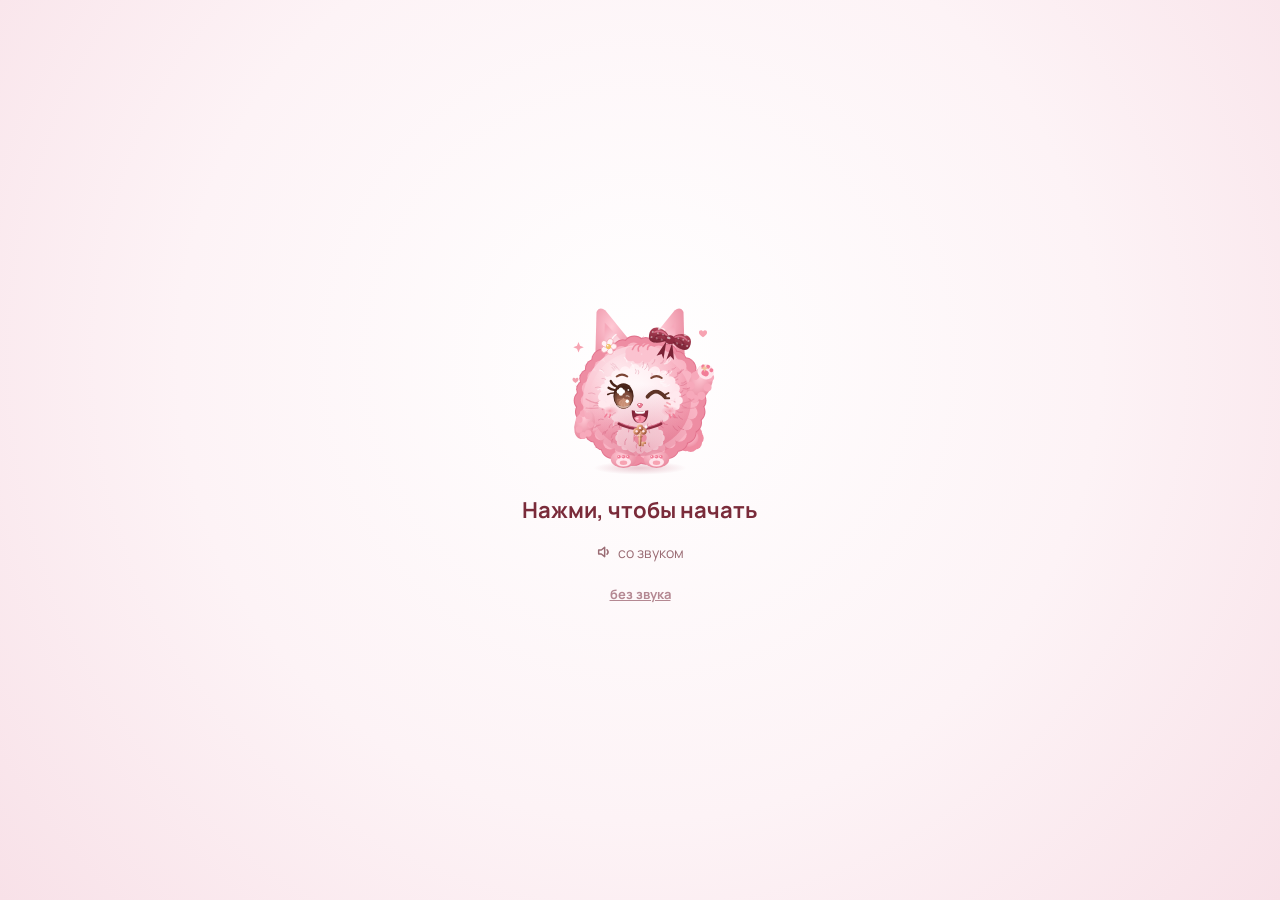
<file: index.html>
<!DOCTYPE html>
<html lang="ru">
<head>
<meta charset="utf-8">
<meta name="viewport" content="width=device-width, initial-scale=1, viewport-fit=cover">
<title>dilya.litra · литература к ЕНТ</title>
<meta name="description" content="Литература к ЕНТ с любовью к каждому герою: видеоуроки, конспекты, тесты в формате ЕНТ, пробники и игры.">
<meta name="theme-color" content="#6B2633">
<link rel="manifest" href="manifest.webmanifest">
<link rel="icon" href="icons/icon-192.png" type="image/png">
<link rel="apple-touch-icon" href="icons/apple-touch-icon.png">
<meta name="apple-mobile-web-app-capable" content="yes">
<meta name="mobile-web-app-capable" content="yes">
<meta name="apple-mobile-web-app-title" content="dilya.litra">
<meta name="apple-mobile-web-app-status-bar-style" content="default">
<link rel="preconnect" href="https://fonts.googleapis.com">
<link rel="preconnect" href="https://fonts.gstatic.com" crossorigin>
<link href="https://fonts.googleapis.com/css2?family=Cormorant+Garamond:wght@500;600;700&family=Marck+Script&family=Manrope:wght@400;500;600;700;800&display=swap" rel="stylesheet">
<link rel="stylesheet" href="css/base.css?v=15">
<link rel="stylesheet" href="css/app.css?v=15">
<link rel="stylesheet" href="css/plan.css?v=15">
<link rel="stylesheet" href="css/dark.css?v=15">
<script>try{var _d=new Date(),_k=_d.getFullYear()+'-'+(_d.getMonth()+1)+'-'+_d.getDate();if(localStorage.getItem('dilyaIntro')!==_k&&(!location.hash||location.hash==='#/')&&location.search.indexOf('nointro')<0)location.replace('intro.html')}catch(e){}
try{var t=(JSON.parse(localStorage.getItem('dilyaLitra.v1'))||{}).set;t=t&&t.theme||'auto';document.documentElement.dataset.theme=t==='auto'?(matchMedia('(prefers-color-scheme: dark)').matches?'dark':'light'):t}catch(e){}</script>
</head>
<body>
<header>
  <nav>
    <a class="logo" href="#/"><img class="mono" src="logo.jpg" alt=""><b>dilya.litra</b><span>литература к ЕНТ</span></a>
    <div class="navlinks">
      <a href="#/" data-nav="home">Путь</a>
      <a href="#/review" data-nav="review">Ошибки <em class="navdot" hidden></em></a>
      <a href="#/mock" data-nav="mock">Пробник</a>
      <a href="#/games" data-nav="games">Игры</a>
      <a href="#/plan" data-nav="plan">Планер</a>
      <a href="#/rating" data-nav="rating">Рейтинг</a>
      <a href="#/map" data-nav="map">Карта</a>
      <a href="#/me" data-nav="me" id="me">Я</a>
    </div>
  </nav>
</header>
<div id="app"><div class="loading"><p>Загружаю…</p></div></div>
<footer>
  <div class="script" style="font-size:30px">dilya.litra</div>
  <p style="margin:6px 0 0;font-size:13px;color:var(--muted)">литература к ЕНТ · <span id="year"></span></p>
</footer>
<nav class="bnav" aria-label="Меню">
  <a href="#/" data-nav="home"><span>🌸</span>Путь</a>
  <a href="#/review" data-nav="review"><span>🩹</span>Ошибки<em class="navdot" hidden></em></a>
  <a href="#/mock" data-nav="mock"><span>📝</span>Пробник</a>
  <a href="#/games" data-nav="games"><span>🎮</span>Игры</a>
  <a href="#/plan" data-nav="plan"><span>⏱️</span>Планер</a>
  <a href="#/rating" data-nav="rating"><span>🏆</span>Рейтинг</a>
  <a href="#/me" data-nav="me"><span>🎀</span>Я</a>
</nav>
<script src="js/data.js?v=15"></script>
<script src="js/app.js?v=15"></script>
<script src="js/plan.js?v=15"></script>
<script src="js/race.js?v=15"></script>
<script src="js/extra.js?v=15"></script>
<script src="js/chat.js?v=15"></script>
</body>
</html>
</file>
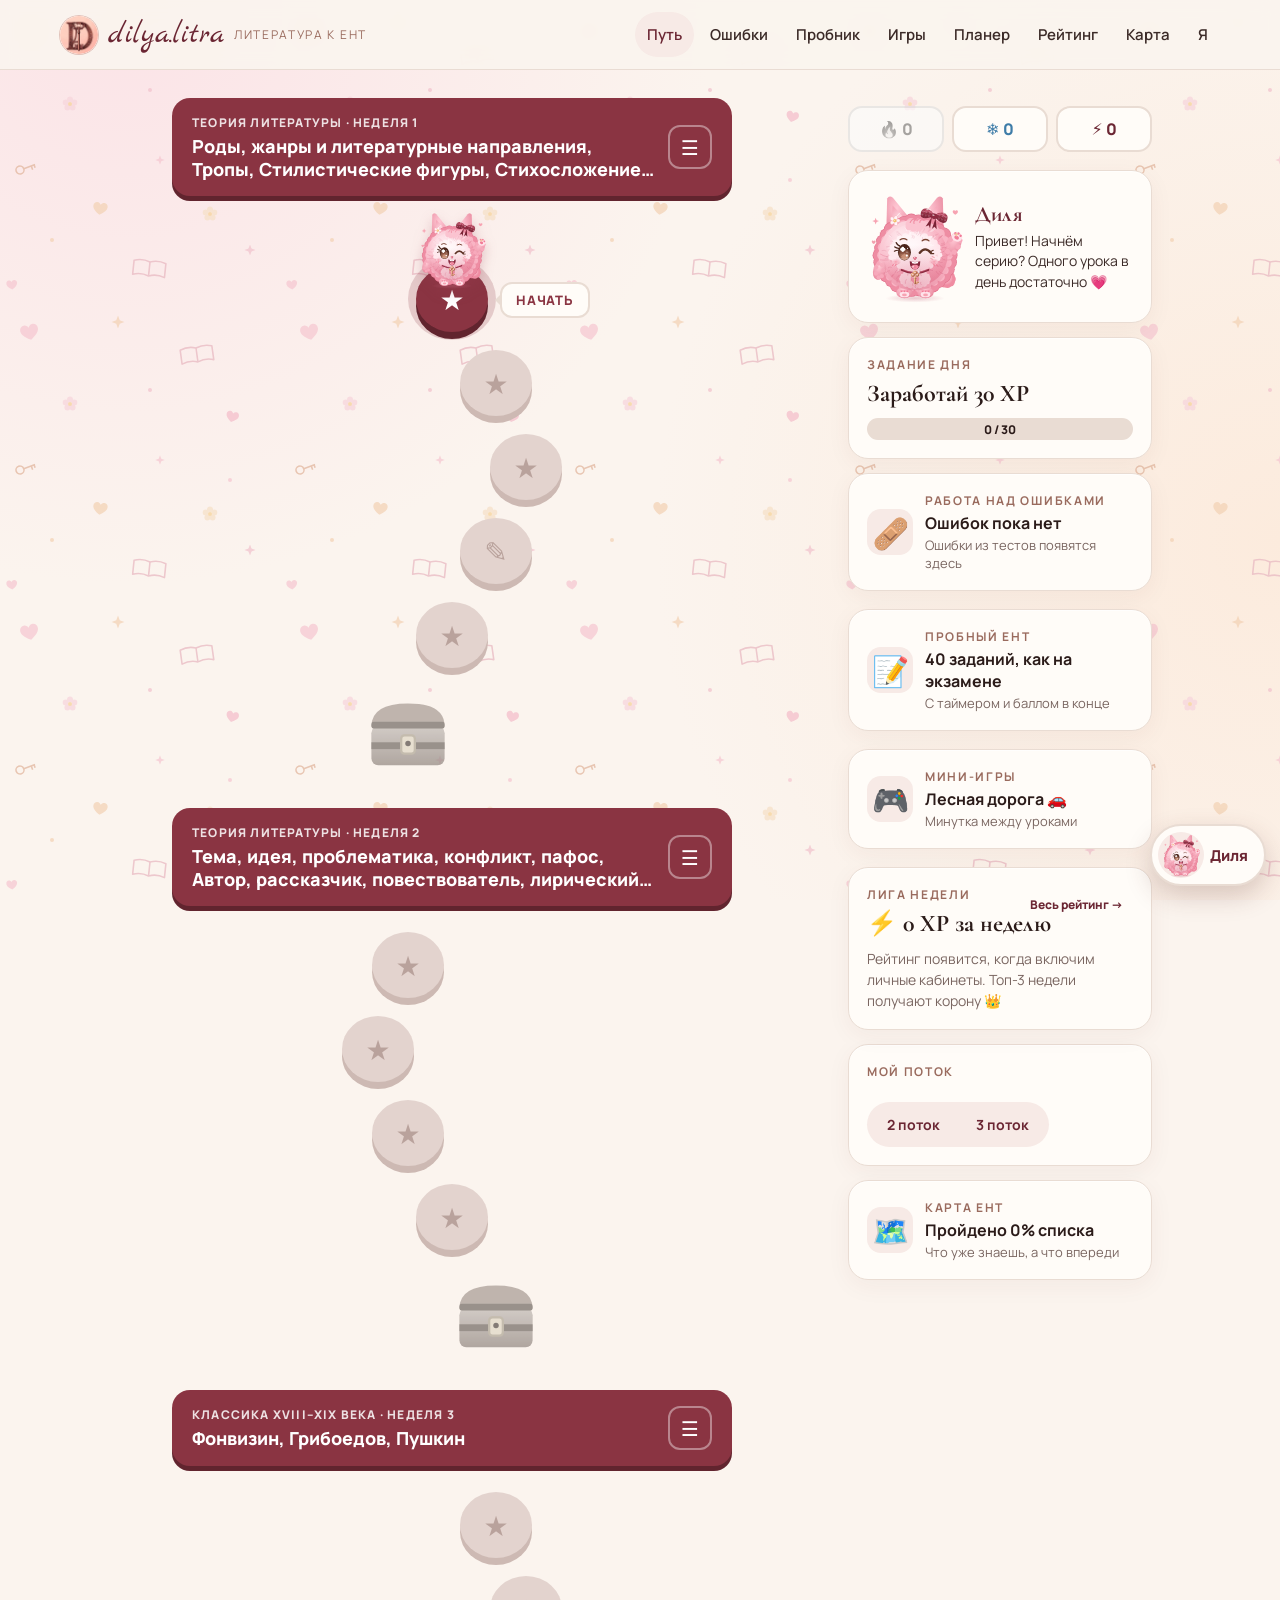
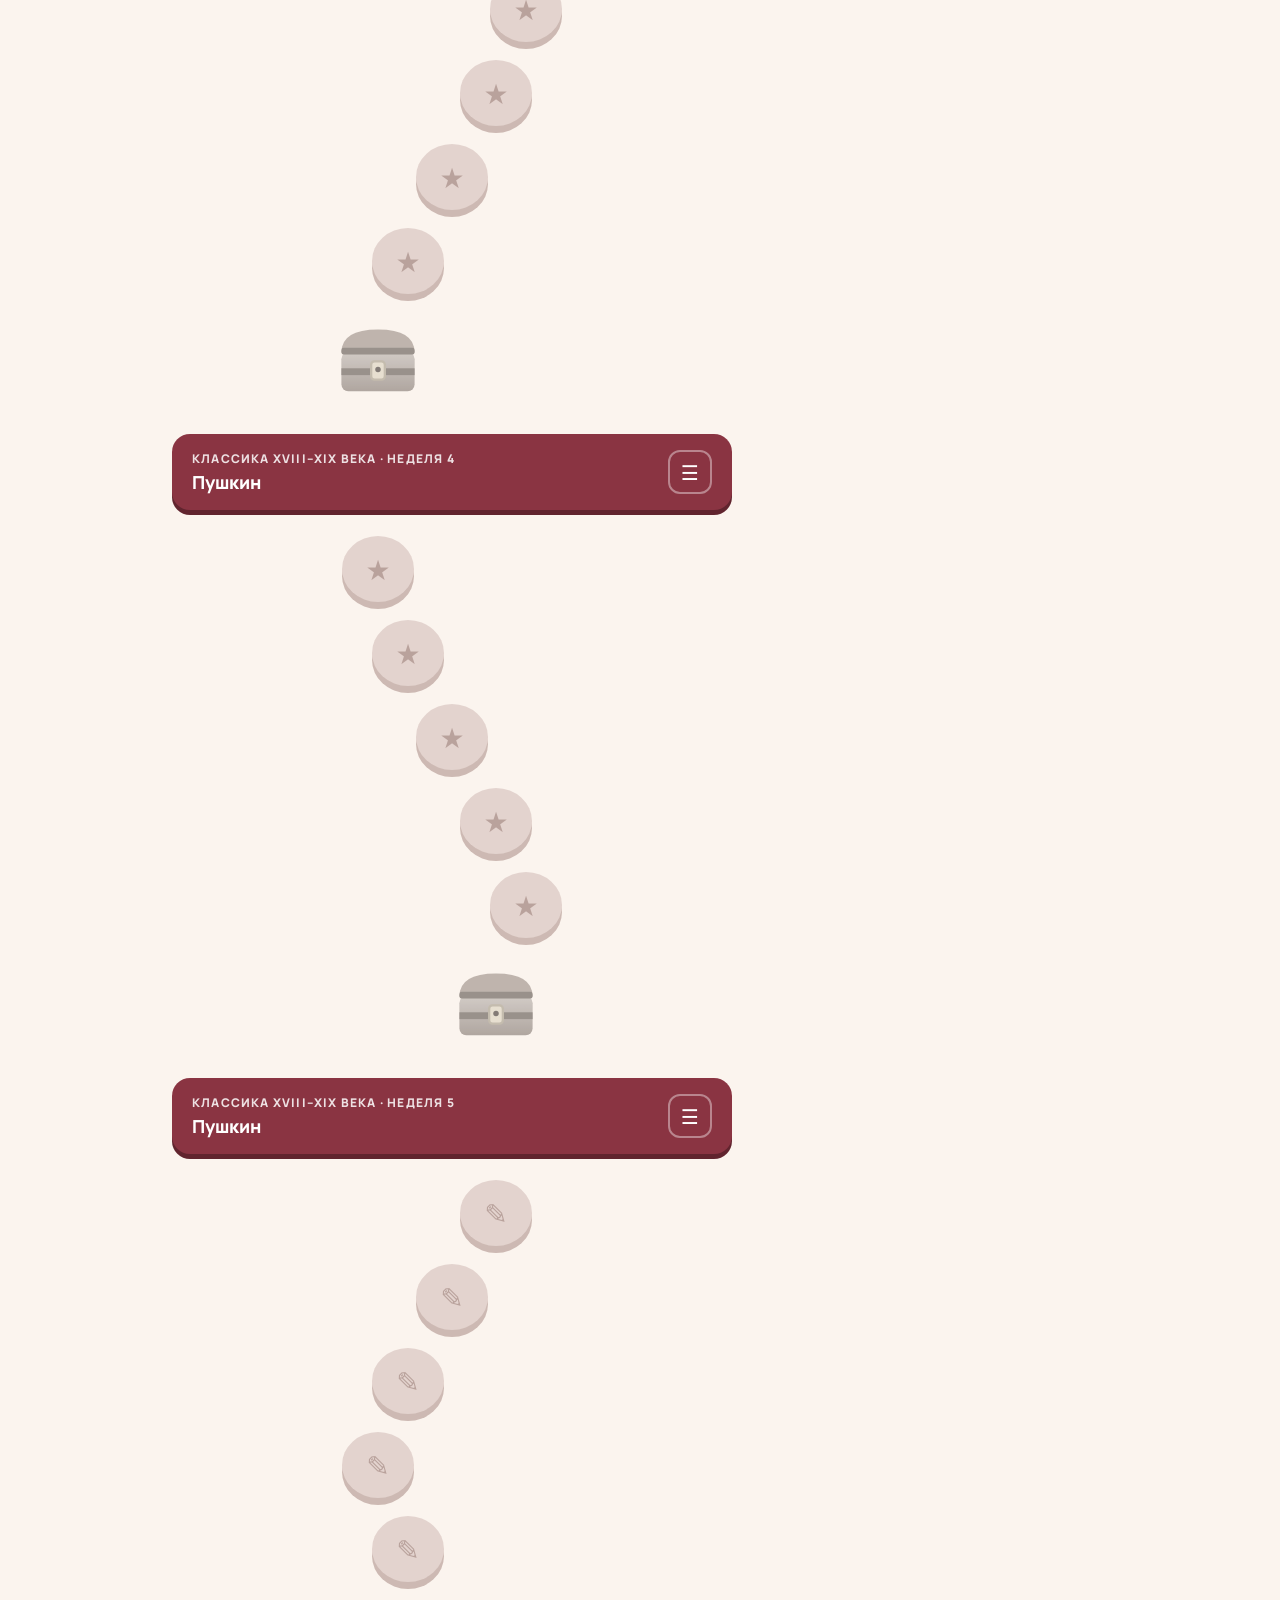
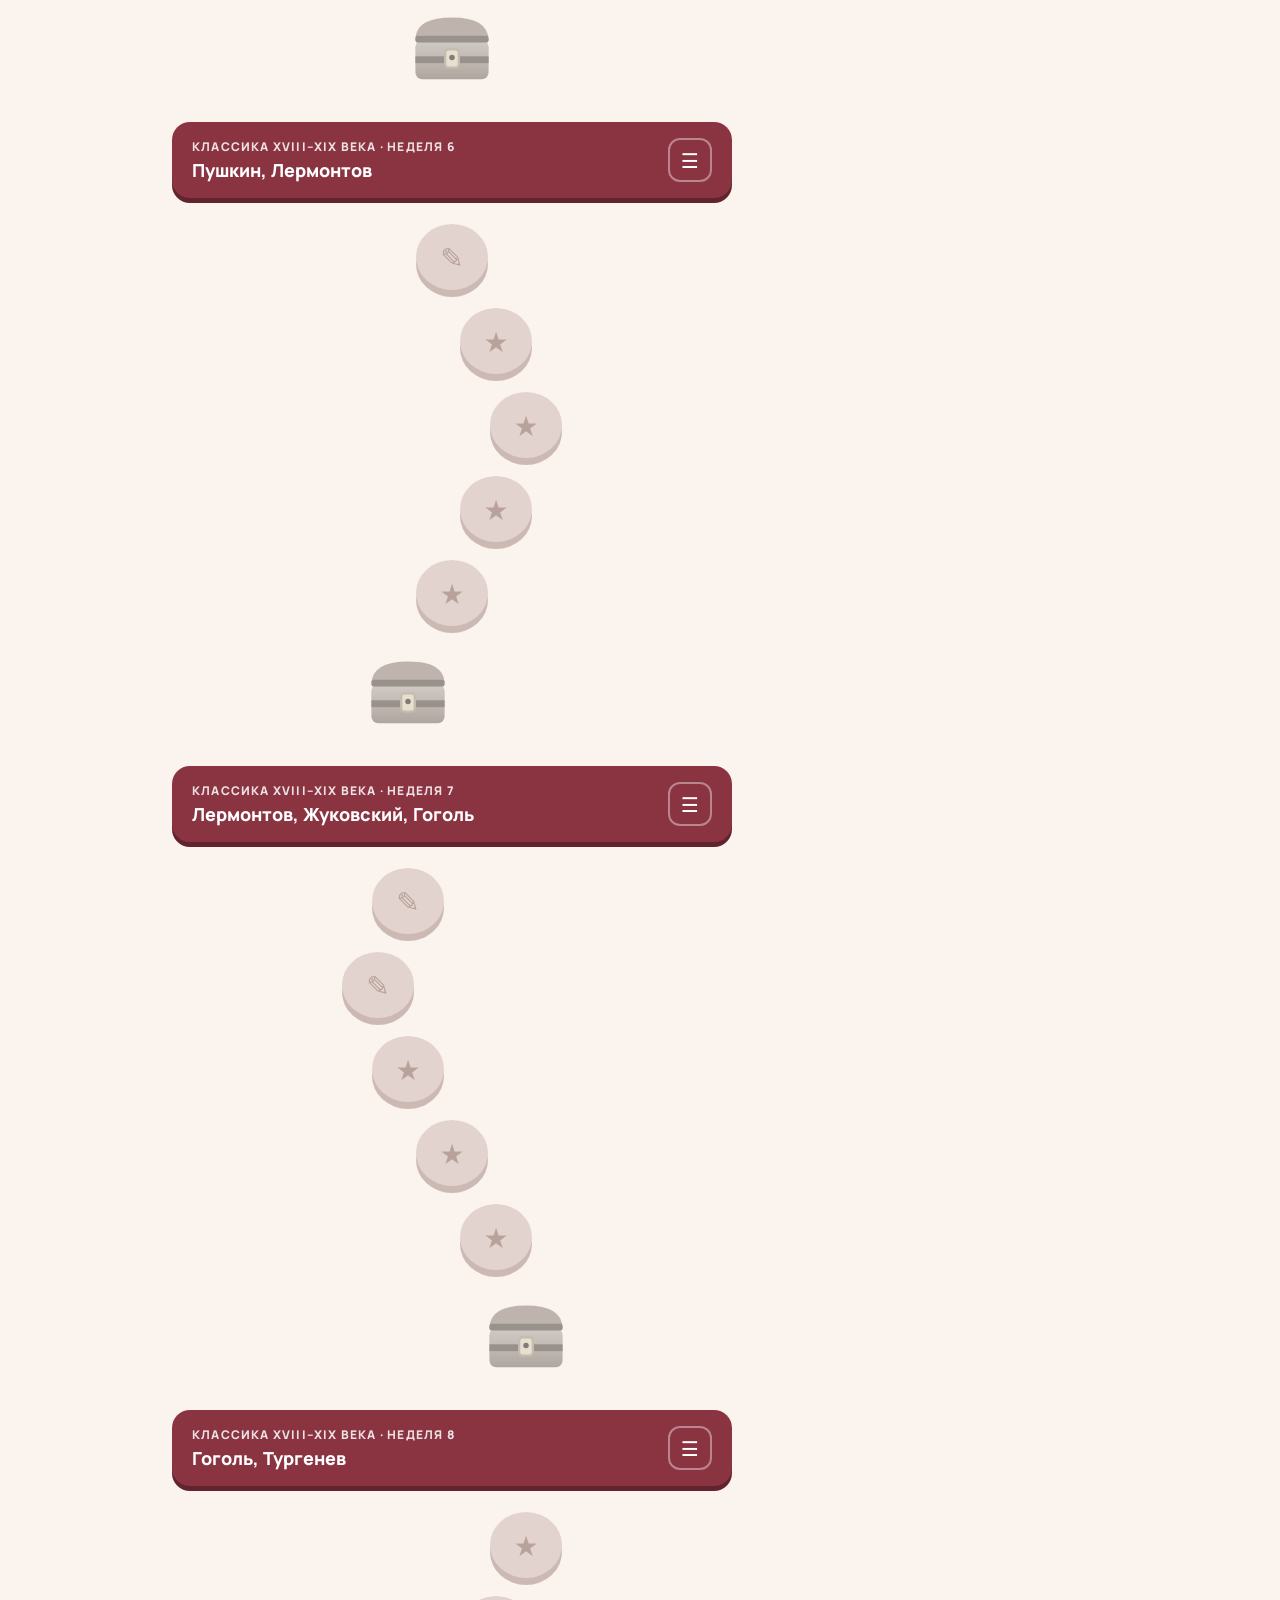
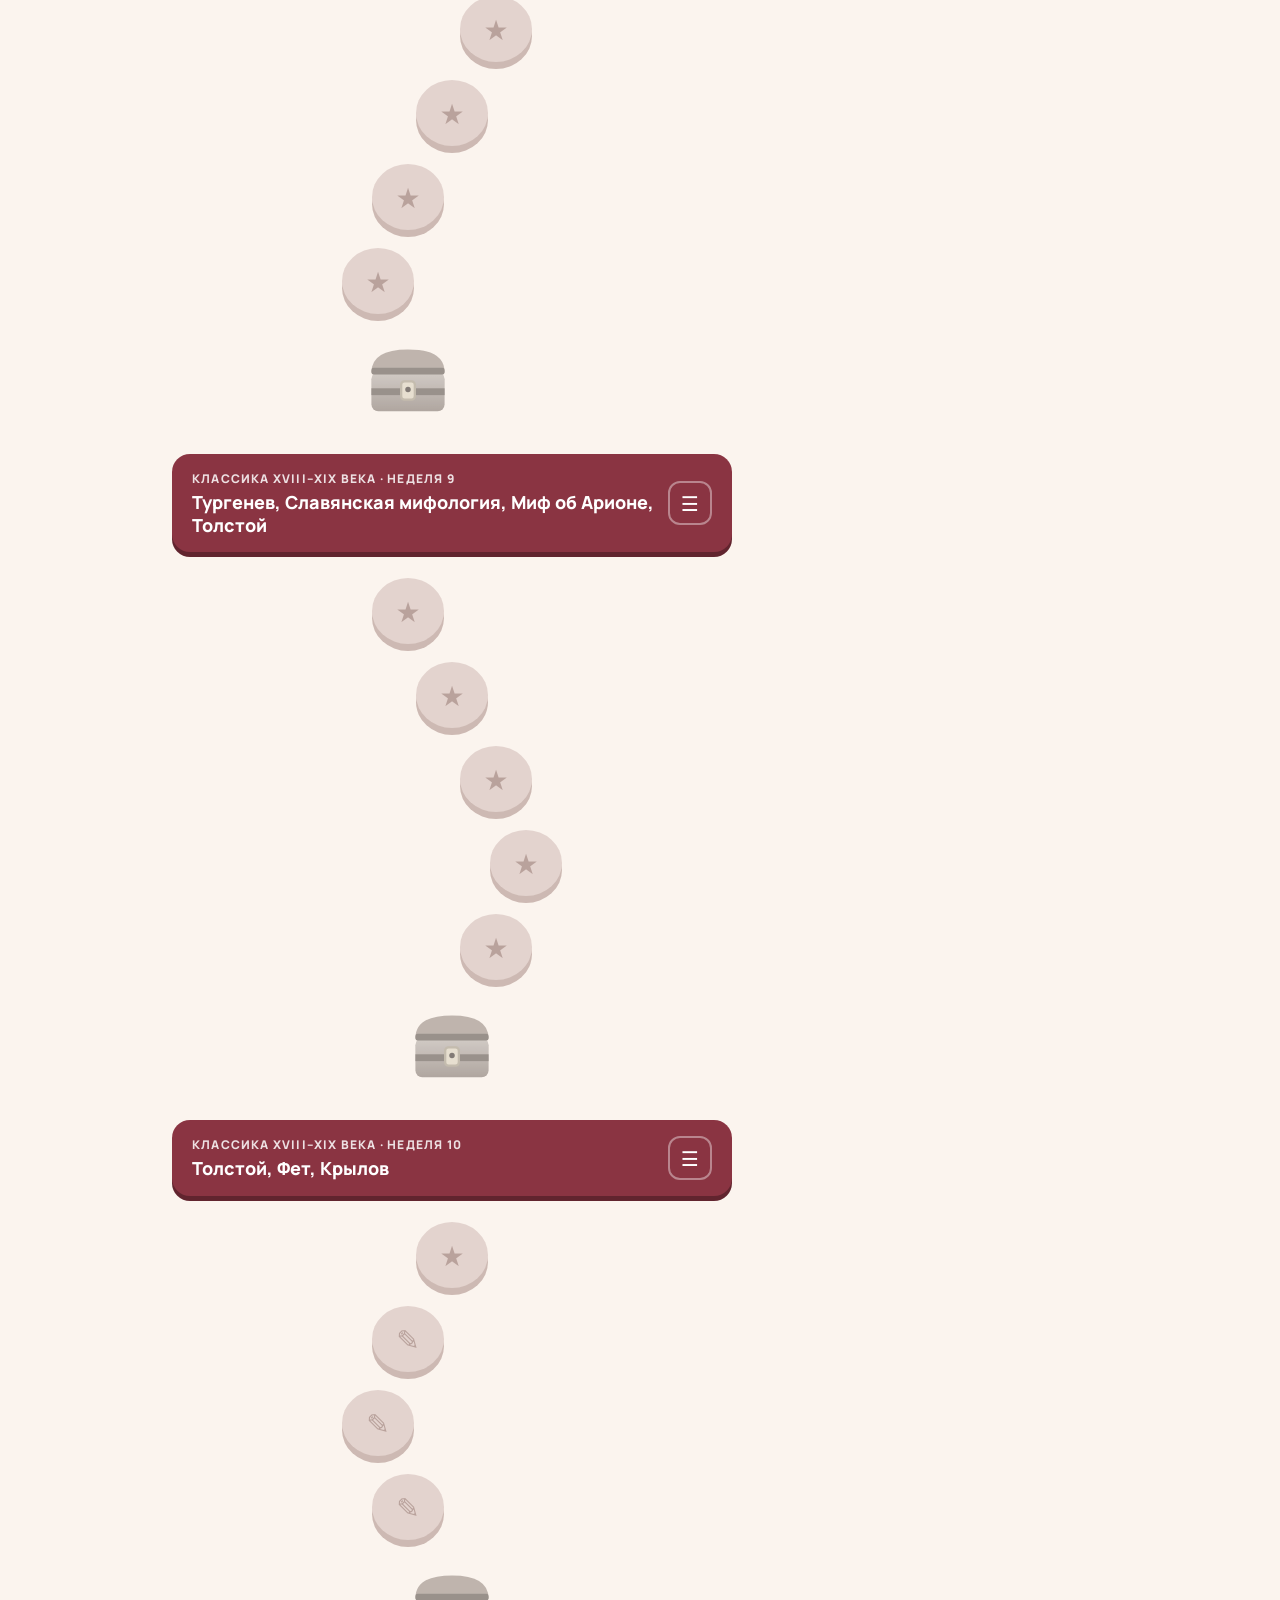
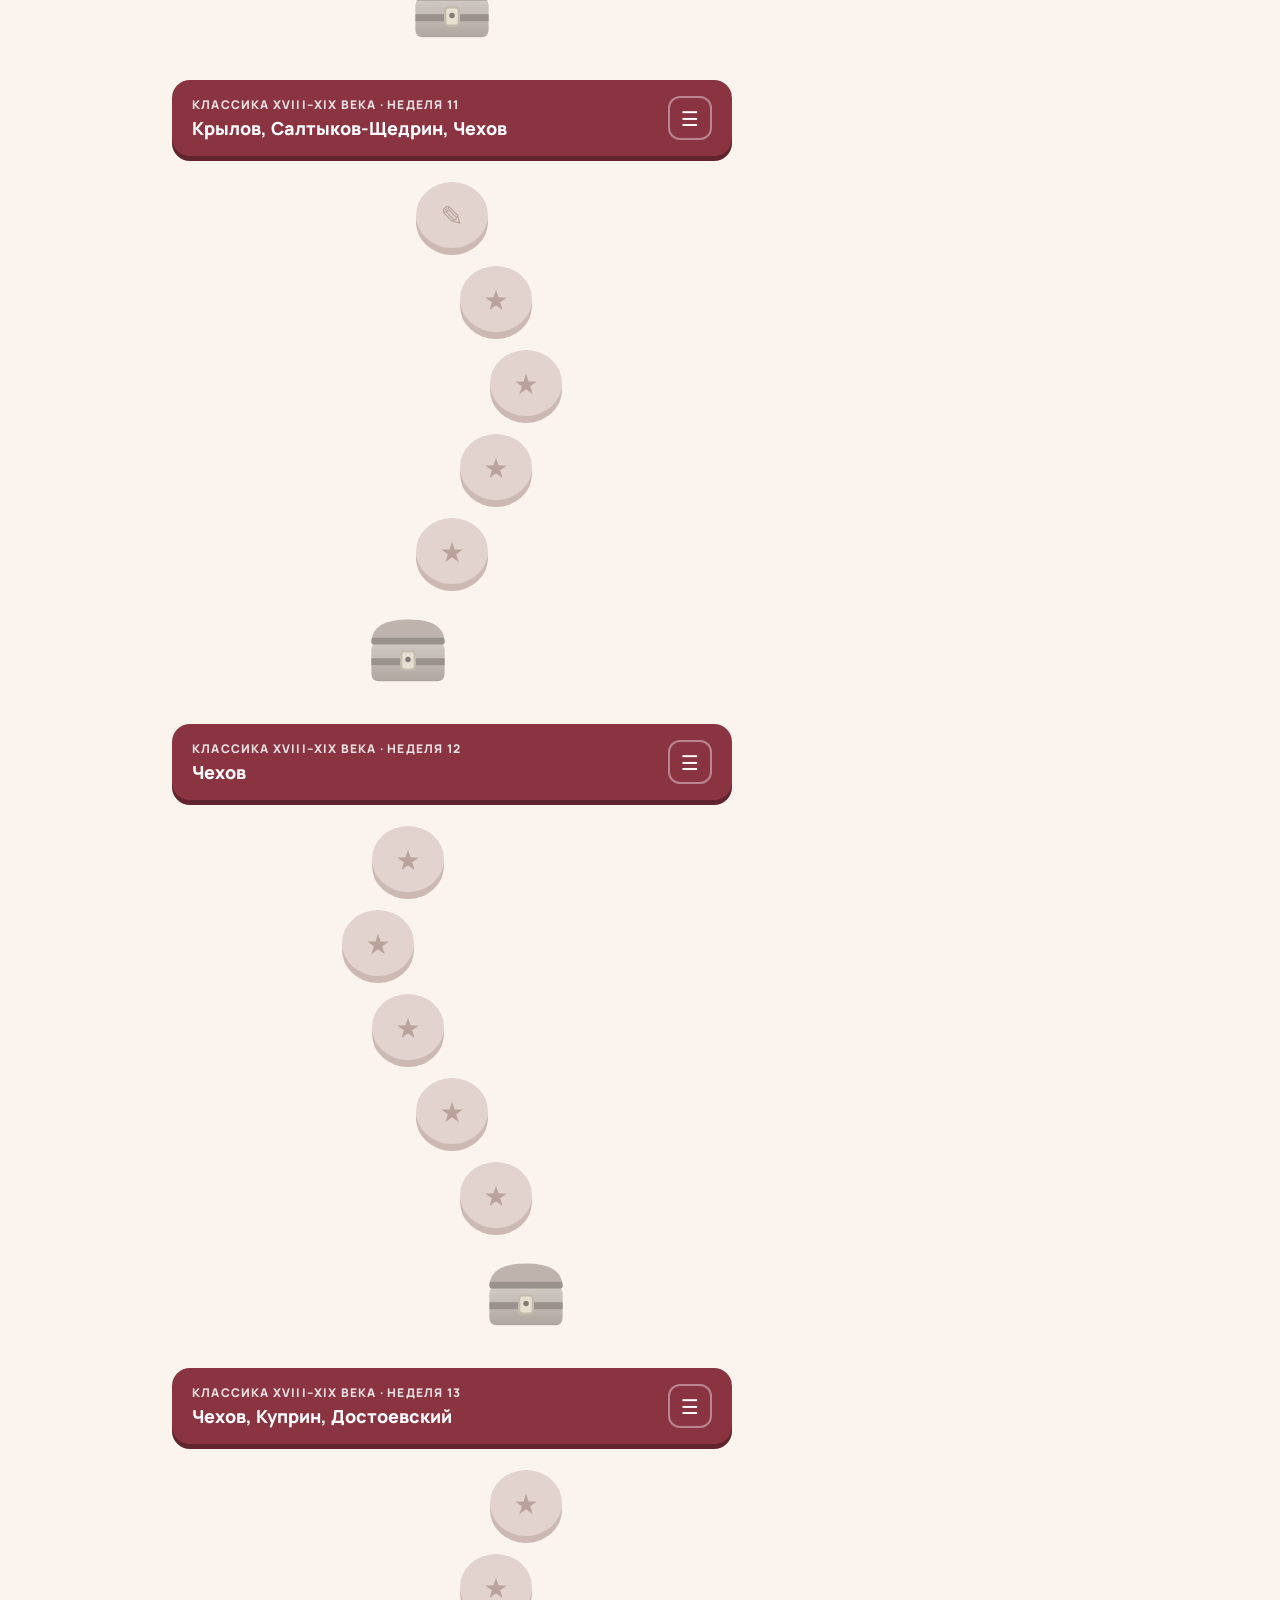
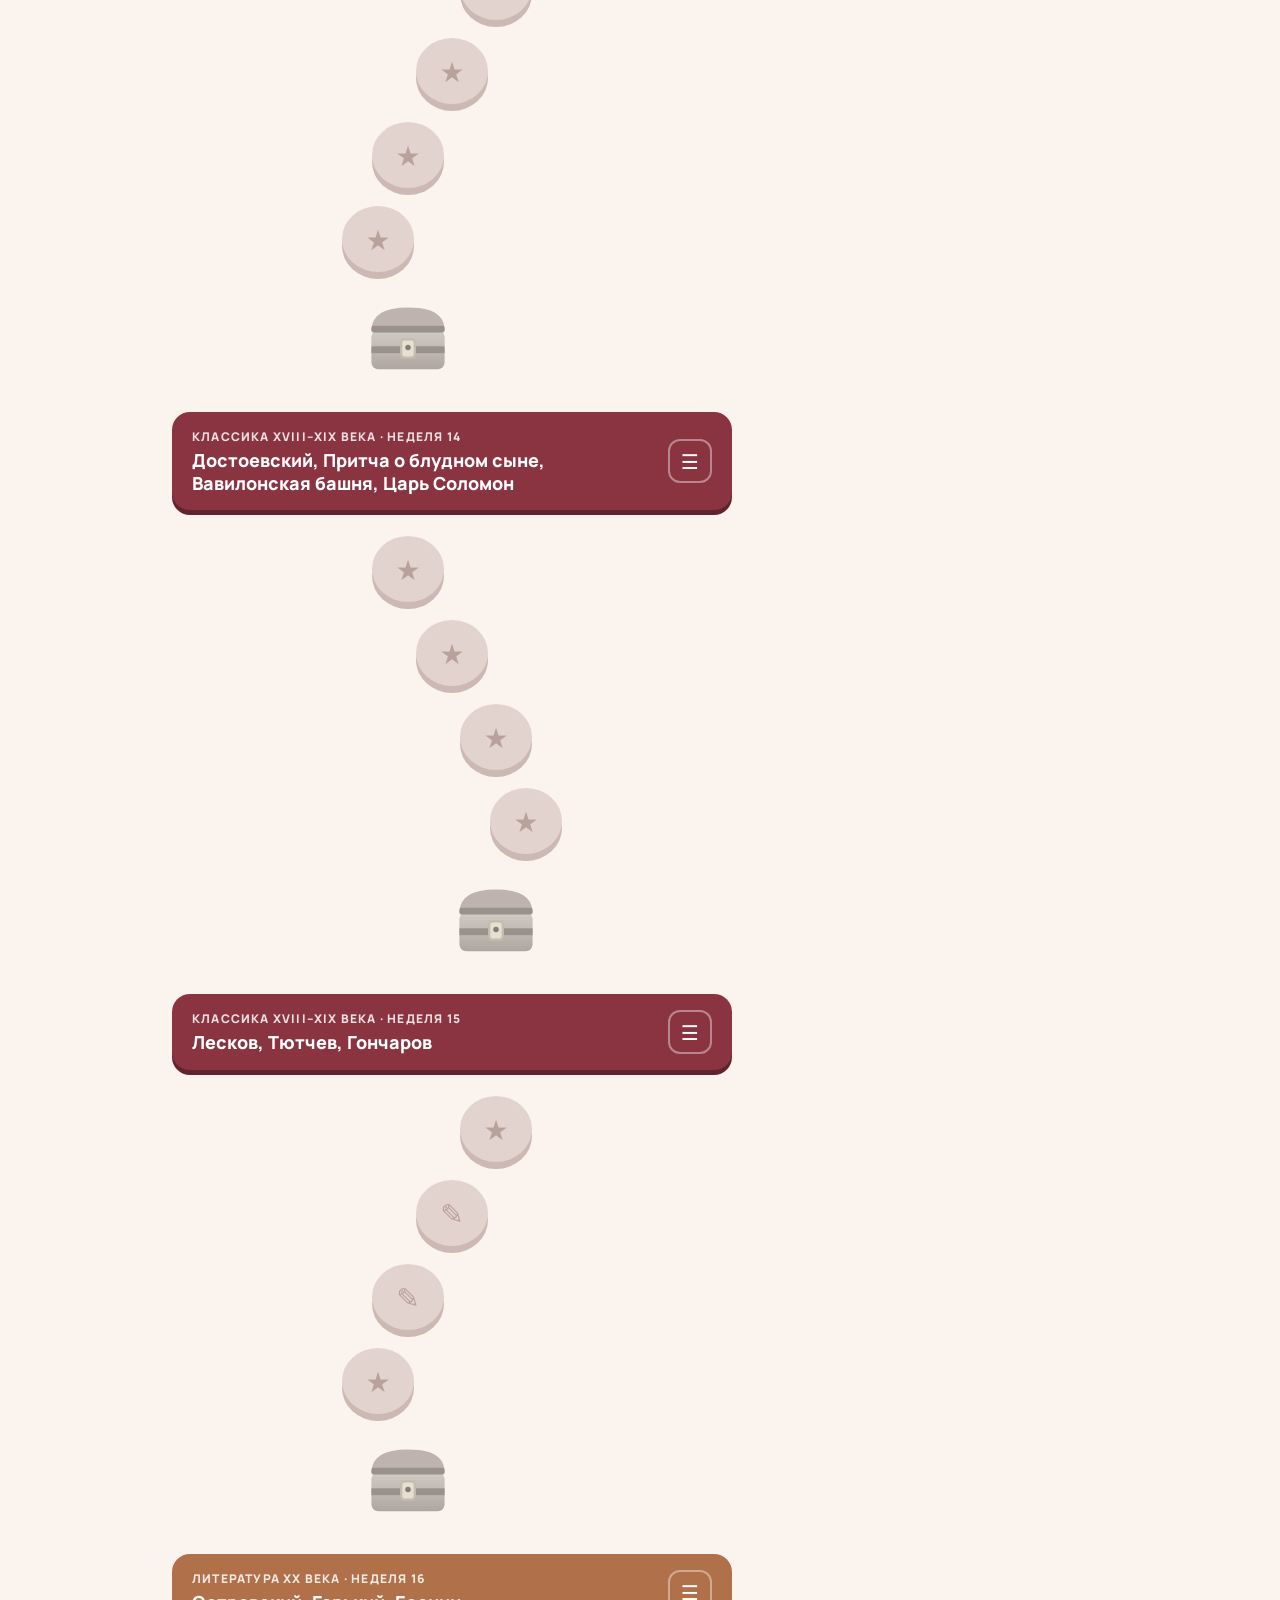
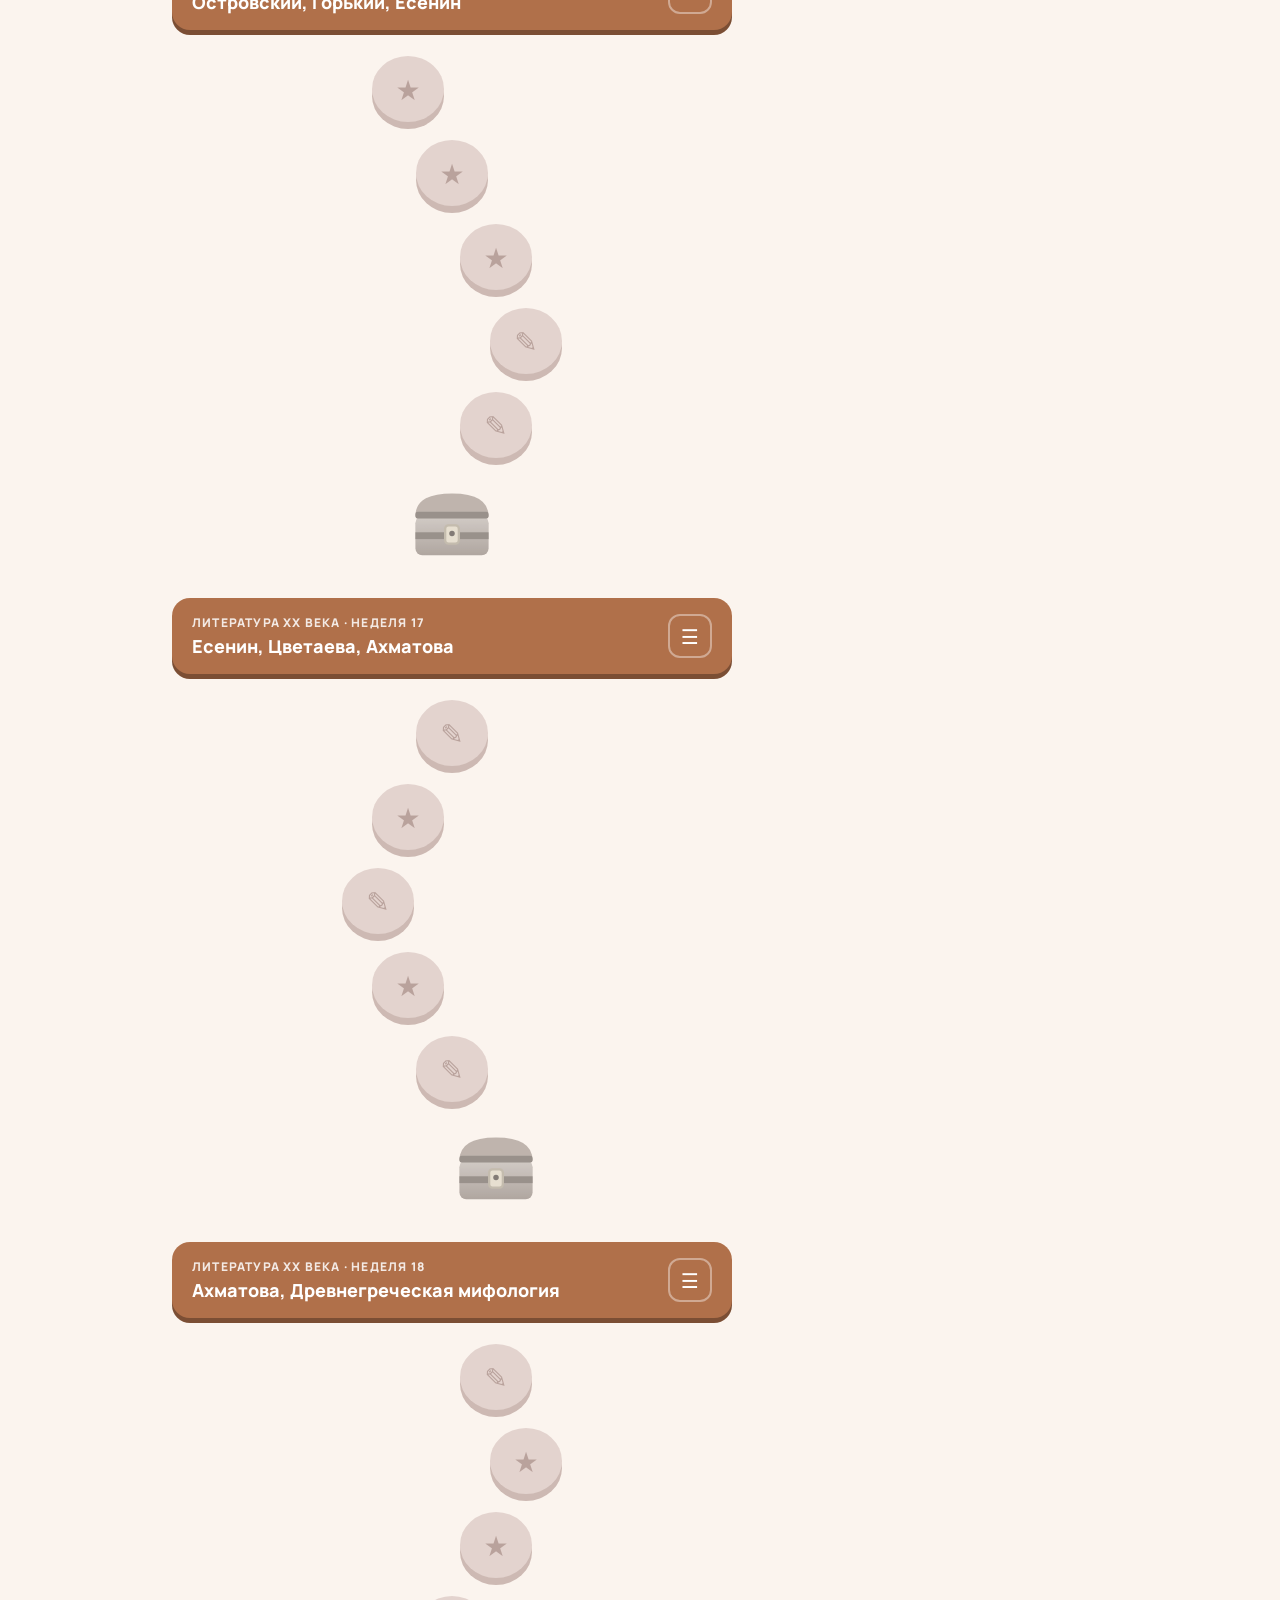
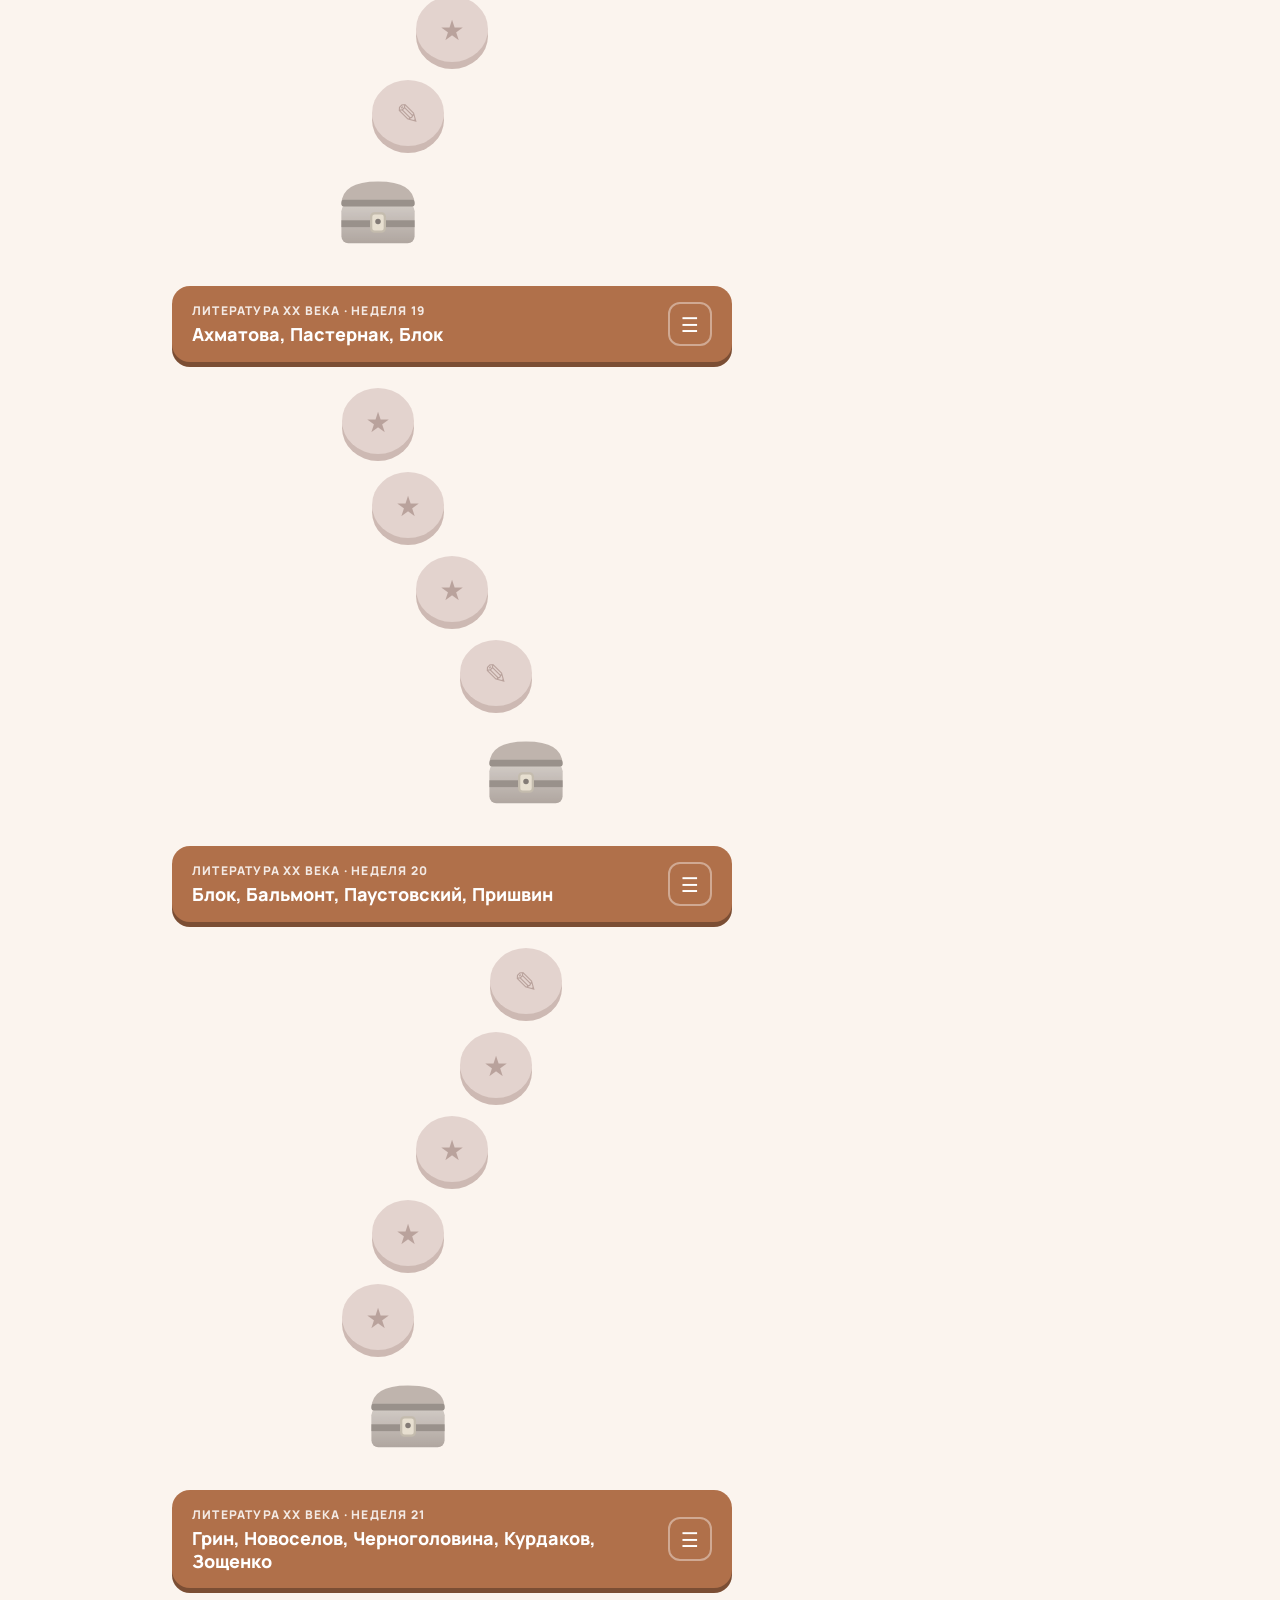
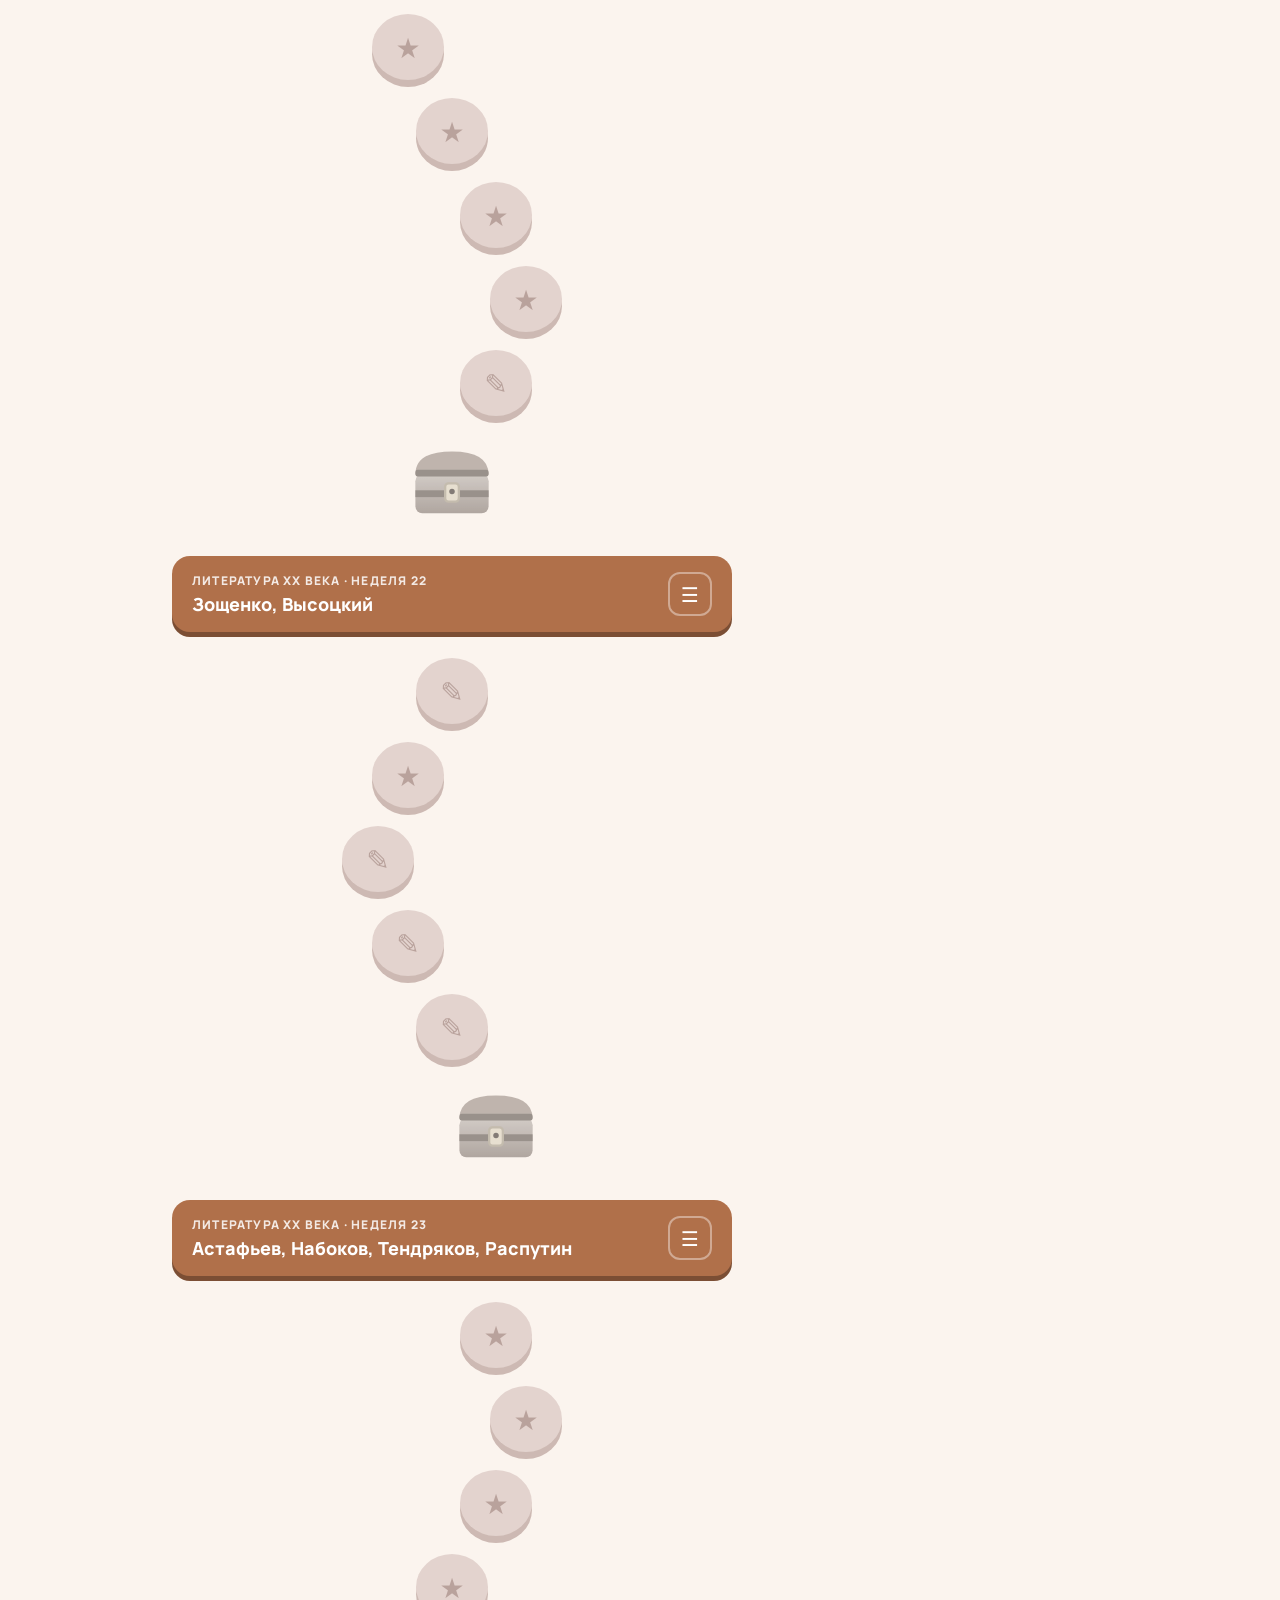
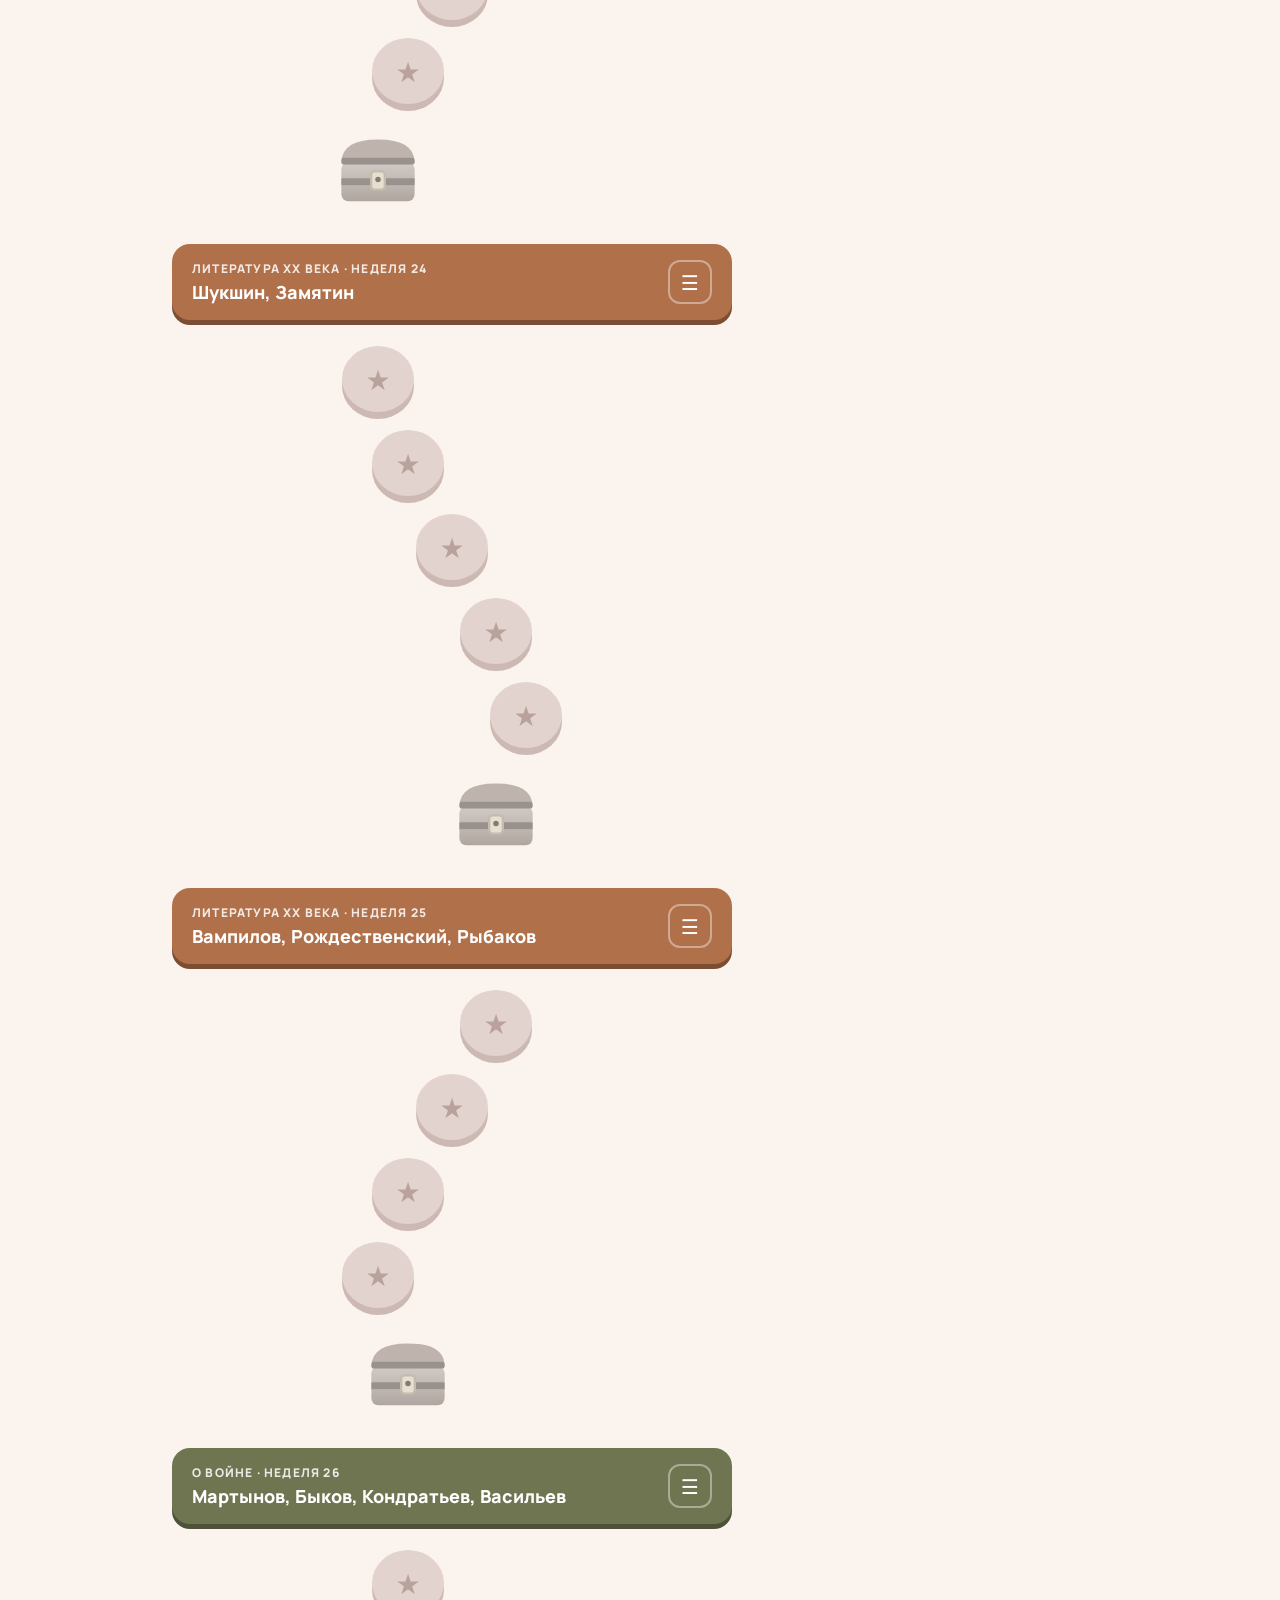
<file: duo.html>
<!DOCTYPE html><html lang="ru"><head><meta charset="utf-8"><title>dilya.litra</title><meta http-equiv="refresh" content="0; url=./"><script>location.replace('./' + location.hash)</script></head><body><a href="./">dilya.litra</a></body></html>
</file>
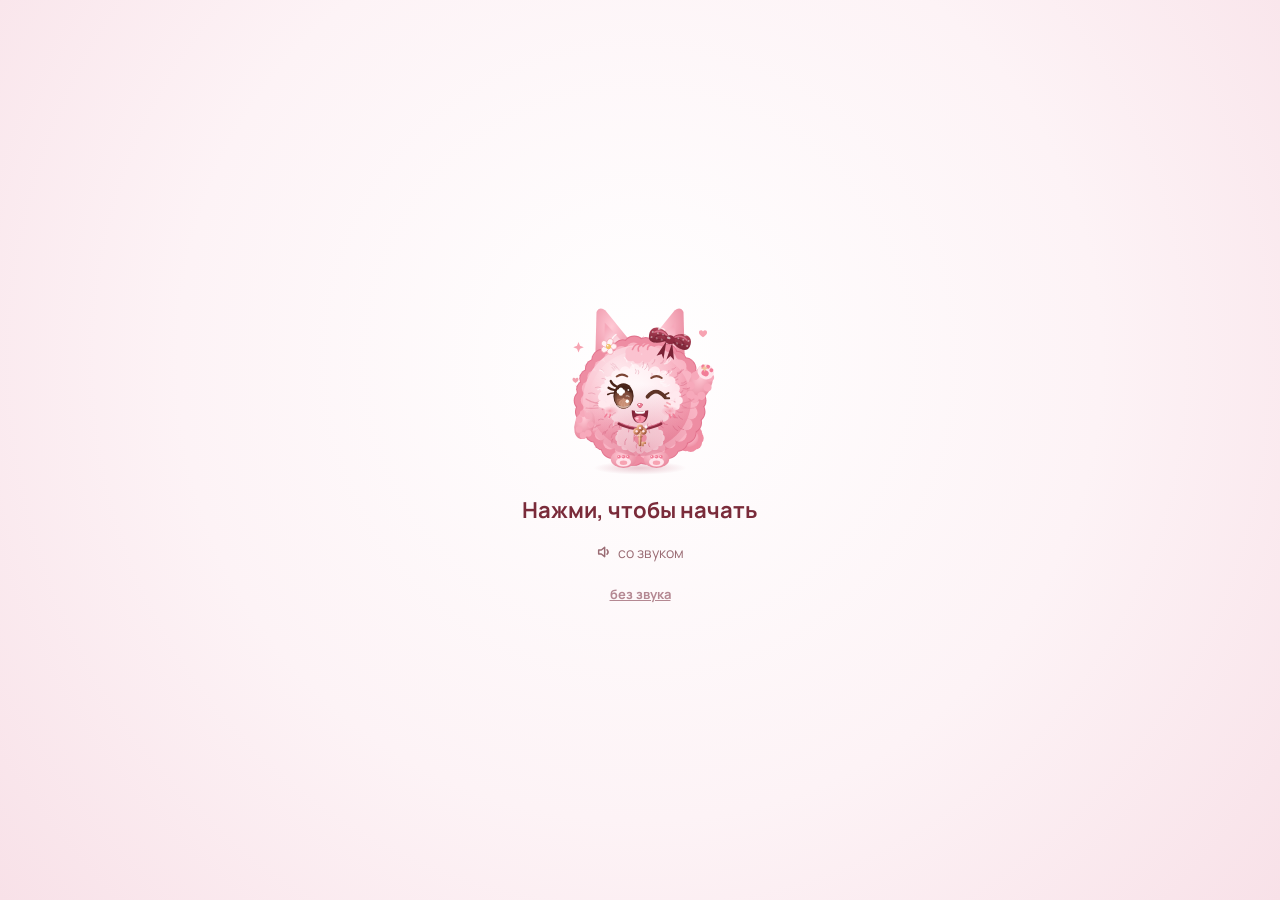
<file: intro.html>
<!DOCTYPE html>
<html lang="ru">
<head>
<meta charset="utf-8">
<meta name="viewport" content="width=device-width, initial-scale=1, viewport-fit=cover">
<title>dilya.litra</title>
<meta name="theme-color" content="#F9DDE4">
<link rel="icon" href="icons/icon-192.png" type="image/png">
<link href="https://fonts.googleapis.com/css2?family=Manrope:wght@600;700;800&family=Marck+Script&display=swap" rel="stylesheet">
<style>
html,body{margin:0;height:100%;overflow:hidden;background:#FBE6EC}
#sky{position:fixed;inset:0;background:linear-gradient(180deg,#9FD3F0 0%,#C6E4F4 38%,#FBE3EA 72%,#FBE3EA 100%)}
#gl{position:fixed;inset:0;width:100%;height:100%;display:block}
#white{position:fixed;inset:0;background:#fff;pointer-events:none;transition:opacity 1.2s}
.ui{position:fixed;left:0;right:0;display:flex;flex-direction:column;align-items:center;font-family:Manrope,system-ui,sans-serif;pointer-events:none}
#end{bottom:max(6vh,24px);gap:14px;opacity:0;transform:translateY(20px);transition:opacity .8s,transform .8s cubic-bezier(.3,1.4,.5,1)}
#end.on{opacity:1;transform:none;pointer-events:auto}
#sub{margin:0;font-family:'Marck Script',cursive;font-size:clamp(24px,4.6vw,38px);color:#7A2B3A;text-shadow:0 2px 0 rgba(255,255,255,.7);text-align:center;padding:0 20px}
#go{display:flex;align-items:center;gap:12px;border:0;border-radius:22px;padding:10px 30px 10px 12px;background:#C2566A;color:#fff;font:800 20px Manrope,system-ui,sans-serif;box-shadow:0 7px 0 #7A2B3A,0 16px 30px rgba(122,43,58,.3);cursor:pointer;animation:pulse 1.6s ease-in-out infinite}
#go img{width:62px;height:auto;margin:-26px 0 -8px}
#go:active{transform:translateY(5px);box-shadow:0 2px 0 #7A2B3A}
@keyframes pulse{0%,100%{transform:scale(1)}50%{transform:scale(1.05)}}
#skip{position:fixed;right:max(16px,env(safe-area-inset-right));bottom:max(16px,env(safe-area-inset-bottom));border:0;border-radius:999px;padding:10px 18px;background:rgba(255,255,255,.75);backdrop-filter:blur(6px);color:#7A2B3A;font:800 14px Manrope,system-ui,sans-serif;cursor:pointer;transition:opacity .4s}
#skip.off{opacity:0;pointer-events:none}
#tap{position:fixed;inset:0;z-index:5;display:flex;flex-direction:column;align-items:center;justify-content:center;gap:18px;background:radial-gradient(circle at 50% 40%,#fff 0,#FDF3F6 55%,#F8E1E8 100%);font-family:Manrope,system-ui,sans-serif;cursor:pointer;transition:opacity .7s}
#tap.off{opacity:0;pointer-events:none}
#tap img{width:150px;animation:bob 1.8s ease-in-out infinite}
@keyframes bob{0%,100%{transform:translateY(0)}50%{transform:translateY(-10px)}}
#tap b{font-size:22px;color:#7A2B3A}
#tap span{font-size:14px;color:#9A6B73;display:flex;align-items:center;gap:6px}
#tap .nos{margin-top:4px;border:0;background:none;font:700 13px Manrope,system-ui,sans-serif;color:#B48892;text-decoration:underline;cursor:pointer}
#mute{position:fixed;left:max(16px,env(safe-area-inset-left));bottom:max(16px,env(safe-area-inset-bottom));width:44px;height:44px;border:0;border-radius:50%;background:rgba(255,255,255,.75);backdrop-filter:blur(6px);color:#7A2B3A;cursor:pointer;display:flex;align-items:center;justify-content:center}
#fade{position:fixed;inset:0;background:#FBF4EE;opacity:0;pointer-events:none;transition:opacity .6s}
</style>
</head>
<body>
<div id="sky"></div>
<canvas id="gl"></canvas>
<div id="white"></div>
<div class="ui" id="end">
  <p id="sub">литература к ЕНТ с любовью к каждому герою</p>
  <button id="go"><img src="mascot/wave.svg" alt="">Начать</button>
</div>
<button id="skip">Пропустить →</button>
<button id="mute" aria-label="Выключить звук"><svg width="22" height="22" viewBox="0 0 24 24" fill="none" stroke="currentColor" stroke-width="2.2" stroke-linecap="round" stroke-linejoin="round"><path d="M4 9v6h4l5 4V5L8 9z"/><path id="wav" d="M16.5 8.5a5 5 0 0 1 0 7M19 6a8.5 8.5 0 0 1 0 12"/></svg></button>
<div id="tap"><img src="mascot/wave.svg" alt=""><b>Нажми, чтобы начать</b><span><svg width="16" height="16" viewBox="0 0 24 24" fill="none" stroke="currentColor" stroke-width="2.2" stroke-linecap="round" stroke-linejoin="round"><path d="M4 9v6h4l5 4V5L8 9z"/><path d="M16.5 8.5a5 5 0 0 1 0 7"/></svg>со звуком</span><button class="nos" id="nos">без звука</button></div>
<div id="fade"></div>
<script>
'use strict';
/* =========================================================
   Заставка dilya.litra: полёт над кубическим миром
   ========================================================= */
const NEXT = './';
try { const _d = new Date(); localStorage.setItem('dilyaIntro', _d.getFullYear() + '-' + (_d.getMonth() + 1) + '-' + _d.getDate()); } catch (e) {}
const cv = document.getElementById('gl');
const gl = cv.getContext('webgl', { antialias: true, alpha: true, premultipliedAlpha: false });
const uintExt = gl && gl.getExtension('OES_element_index_uint');
function leave(){ typeof audioOut === 'function' && audioOut(); document.getElementById('fade').style.opacity = 1; setTimeout(() => location.href = NEXT, 550); }
document.getElementById('go').onclick = leave;
if (!gl || !uintExt) leave();

/* ---------- случайность и шум ---------- */
let seed = 7;
function rnd(){ seed = (seed * 16807) % 2147483647; return (seed - 1) / 2147483646; }
function hash(x, z){ let h = x * 374761393 + z * 668265263; h = (h ^ (h >>> 13)) * 1274126177; return ((h ^ (h >>> 16)) >>> 0) / 4294967295; }
function smooth(t){ return t * t * (3 - 2 * t); }
function vnoise(x, z){ const xi = Math.floor(x), zi = Math.floor(z), xf = smooth(x - xi), zf = smooth(z - zi);
  const a = hash(xi, zi), b = hash(xi + 1, zi), c = hash(xi, zi + 1), d = hash(xi + 1, zi + 1);
  return a + (b - a) * xf + (c - a) * zf + (a - b - c + d) * xf * zf; }
function fbm(x, z){ return vnoise(x, z) * .55 + vnoise(x * 2.1 + 17, z * 2.1 + 9) * .3 + vnoise(x * 4.3 + 5, z * 4.3 + 31) * .15; }

/* ---------- мир ---------- */
const N = 120, W = 5;
const H = [];
for (let x = 0; x < N; x++) { H[x] = []; for (let z = 0; z < N; z++) {
  let n = fbm(x / 30, z / 30);
  let h = Math.pow(Math.max(0, n - .2), 1.3) * 22 + 3;
  const lakes = [[46, 58, 17], [96, 92, 11], [24, 96, 9]];
  lakes.forEach(([lx, lz, r]) => { const d = Math.hypot(x - lx, (z - lz) * 1.25); if (d < r * 1.9) h -= (1 - d / (r * 1.9)) * 9; });
  H[x][z] = Math.max(1, Math.floor(h));
} }
const hAt = (x, z) => (x < 0 || z < 0 || x >= N || z >= N) ? 0 : H[x][z];
function nearWater(x, z, r){ for (let dx = -r; dx <= r; dx++) for (let dz = -r; dz <= r; dz++) { const h = hAt(x + dx, z + dz); if (h && h < W) return true; } return false; }

/* ---------- геометрия ---------- */
function Mesh(){ return { p: [], c: [], a: [], i: [], n: 0 }; }
const terrain = Mesh(), water = Mesh(), title = Mesh();
function hex(h, j){ const v = parseInt(h.slice(1), 16), k = j == null ? 1 : j; return [((v >> 16) & 255) / 255 * k, ((v >> 8) & 255) / 255 * k, (v & 255) / 255 * k]; }
function quad(m, v, col, alpha, anim){
  const b = m.n;
  v.forEach(p => { m.p.push(p[0], p[1], p[2]); m.c.push(col[0], col[1], col[2], alpha); m.a.push(anim == null ? -1 : anim); });
  m.i.push(b, b + 1, b + 2, b, b + 2, b + 3); m.n += 4;
}
const SH = { top: 1, nx: .78, px: .86, nz: .7, pz: .92, bot: .55 };
function box(m, x0, y0, z0, x1, y1, z1, cols, alpha, skip){
  const c = (k, s) => { const col = cols[k] || cols.side; return [col[0] * s, col[1] * s, col[2] * s]; };
  skip = skip || {};
  if (!skip.top) quad(m, [[x0, y1, z0], [x0, y1, z1], [x1, y1, z1], [x1, y1, z0]], c('top', SH.top), alpha);
  if (!skip.bot) quad(m, [[x0, y0, z0], [x1, y0, z0], [x1, y0, z1], [x0, y0, z1]], c('bot', SH.bot), alpha);
  if (!skip.nx) quad(m, [[x0, y0, z0], [x0, y0, z1], [x0, y1, z1], [x0, y1, z0]], c('side', SH.nx), alpha);
  if (!skip.px) quad(m, [[x1, y0, z1], [x1, y0, z0], [x1, y1, z0], [x1, y1, z1]], c('side', SH.px), alpha);
  if (!skip.nz) quad(m, [[x1, y0, z0], [x0, y0, z0], [x0, y1, z0], [x1, y1, z0]], c('side', SH.nz), alpha);
  if (!skip.pz) quad(m, [[x0, y0, z1], [x1, y0, z1], [x1, y1, z1], [x0, y1, z1]], c('side', SH.pz), alpha);
}
const C = { grass: '#9FD38A', grassSide: '#7DBA6C', dirt: '#B9805C', sand: '#F5D7A8', sandSide: '#E8C08C', water: '#7CCFF2', trunk: '#8E5534', leaf: '#6FB464', sakura: '#F7B6C8', sakura2: '#F39AB2', cloud: '#FFFFFF' };
for (let x = 0; x < N; x++) for (let z = 0; z < N; z++) {
  const h = H[x][z], j = .93 + hash(x * 3, z * 7) * .1;
  const sandy = h <= W + 1 && nearWater(x, z, 2);
  const top = sandy ? C.sand : C.grass;
  quad(terrain, [[x, h, z], [x, h, z + 1], [x + 1, h, z + 1], [x + 1, h, z]], hex(top, j), 1);
  [[-1, 0, 'nx'], [1, 0, 'px'], [0, -1, 'nz'], [0, 1, 'pz']].forEach(([dx, dz, f]) => {
    const nh = hAt(x + dx, z + dz);
    for (let y = nh; y < h; y++) {
      const col = hex(y === h - 1 ? (sandy ? C.sandSide : C.grassSide) : (sandy ? C.sandSide : C.dirt), j * SH[f] * (y === h - 1 ? 1 : .96 + hash(x + y, z) * .06));
      const X0 = dx === 1 ? x + 1 : x, Z0 = dz === 1 ? z + 1 : z;
      if (dx) quad(terrain, dx < 0 ? [[x, y, z], [x, y, z + 1], [x, y + 1, z + 1], [x, y + 1, z]] : [[x + 1, y, z + 1], [x + 1, y, z], [x + 1, y + 1, z], [x + 1, y + 1, z + 1]], col, 1);
      else quad(terrain, dz < 0 ? [[x + 1, y, z], [x, y, z], [x, y + 1, z], [x + 1, y + 1, z]] : [[x, y, z + 1], [x + 1, y, z + 1], [x + 1, y + 1, z + 1], [x, y + 1, z + 1]], col, 1);
    }
  });
  if (h < W) quad(water, [[x, W - .2, z], [x, W - .2, z + 1], [x + 1, W - .2, z + 1], [x + 1, W - .2, z]], hex(C.water, .97 + hash(x, z * 5) * .05), .86);
}
/* ---------- маршрут камеры ---------- */
function ground(x, z, r){ r = r || 0; let m = W; for (let dx = -r; dx <= r; dx++) for (let dz = -r; dz <= r; dz++) m = Math.max(m, hAt(Math.round(x) + dx, Math.round(z) + dz)); return m; }
const RAW = [ // [время, x, z, высота над землёй или абсолютная (a), куда смотрим x, z, над землёй]
  [0.0, 60, -12, 'a60', 52, 50, 0],
  [2.6, 54, 14, 24, 48, 56, 0],
  [5.2, 34, 38, 11, 46, 60, 0],
  [7.8, 38, 72, 6, 70, 84, 2],
  [10.2, 64, 88, 3.5, 88, 70, 3],
  [12.4, 82, 74, 3.5, 84, 46, 9],
  [14.2, 82, 68, 4, 83, 40, 11]
];
const K = RAW.map(([t, x, z, h, lx, lz, lh]) => [t, [x, typeof h === 'string' ? +h.slice(1) : ground(x, z, 3) + h, z], [lx, ground(lx, lz, 2) + lh, lz]]);
const T_END = K[K.length - 1][0], T_TITLE = 12.2;
function cr(p0, p1, p2, p3, t){ const t2 = t * t, t3 = t2 * t; return p1.map((_, i) => .5 * ((2 * p1[i]) + (-p0[i] + p2[i]) * t + (2 * p0[i] - 5 * p1[i] + 4 * p2[i] - p3[i]) * t2 + (-p0[i] + 3 * p1[i] - 3 * p2[i] + p3[i]) * t3)); }
function path(t, idx){
  t = Math.min(Math.max(t, 0), T_END);
  let k = 0; while (k < K.length - 2 && t > K[k + 1][0]) k++;
  const a = K[Math.max(k - 1, 0)][idx], b = K[k][idx], c = K[k + 1][idx], d = K[Math.min(k + 2, K.length - 1)][idx];
  const u = (t - K[k][0]) / (K[k + 1][0] - K[k][0]);
  return cr(a, b, c, d, u);
}

/* ---------- название из кубиков ---------- */
const FONT = {
  d: ['....#', '....#', '.####', '#...#', '#...#', '#...#', '.####'],
  i: ['#', '.', '#', '#', '#', '#', '#'],
  l: ['##', '.#', '.#', '.#', '.#', '.#', '.#'],
  y: ['.....', '.....', '#...#', '#...#', '.####', '....#', '####.'],
  a: ['.....', '.....', '.###.', '....#', '.####', '#...#', '.####'],
  '.': ['.', '.', '.', '.', '.', '.', '#'],
  t: ['.#..', '.#..', '###.', '.#..', '.#..', '.#..', '..##'],
  r: ['....', '....', '#.##', '##..', '#...', '#...', '#...']
};
let TITLE = null;
const titleTall = Mesh();
function buildTitle(m, lines, s){
  const P = K[K.length - 1][1], L = K[K.length - 1][2];
  const f = [L[0] - P[0], 0, L[2] - P[2]], fl = Math.hypot(f[0], f[2]); f[0] /= fl; f[2] /= fl;
  const R = [-f[2], 0, f[0]], gap = 1;
  const dist = 21, cx = P[0] + f[0] * dist, cz = P[2] + f[2] * dist, cy = Math.max(P[1] + 6.5, ground(cx, cz, 6) + 9);
  let li = 0, widest = 0;
  lines.forEach((word, row) => {
    const widths = [...word].map(ch => FONT[ch][0].length), total = widths.reduce((a, b) => a + b, 0) + gap * (word.length - 1);
    widest = Math.max(widest, total);
    let col0 = -total / 2;
    const yBase = cy + ((lines.length - 1) / 2 - row) * 9 * s - 2.2 * s / .62;
    [...word].forEach((ch, ci0) => {
      const g = FONT[ch];
      g.forEach((rw, ri) => [...rw].forEach((v, ci) => {
        if (v !== '#') return;
        const u = (col0 + ci) * s, y = yBase + (6 - ri) * s;
        const ox = cx + R[0] * u, oz = cz + R[2] * u;
        const chk = (ri + ci) % 2 ? 1 : .9;
        const front = hex(li < 5 ? '#F59AB0' : '#F7B6C8', chk), side = hex('#8A3442'), top = hex('#FFD3DE');
        const c8 = (a, b, d) => [ox + R[0] * a * s + f[0] * d * s, y + b * s, oz + R[2] * a * s + f[2] * d * s];
        const p = [c8(0, 0, 0), c8(1, 0, 0), c8(1, 1, 0), c8(0, 1, 0), c8(0, 0, 1.5), c8(1, 0, 1.5), c8(1, 1, 1.5), c8(0, 1, 1.5)];
        quad(m, [p[1], p[0], p[3], p[2]], front, 1, li);
        quad(m, [p[3], p[7], p[6], p[2]], top, 1, li);
        quad(m, [p[0], p[4], p[7], p[3]], [side[0] * .85, side[1] * .85, side[2] * .85], 1, li);
        quad(m, [p[5], p[1], p[2], p[6]], side, 1, li);
        quad(m, [p[4], p[5], p[6], p[7]], side, 1, li);
        quad(m, [p[0], p[1], p[5], p[4]], [side[0] * .6, side[1] * .6, side[2] * .6], 1, li);
      }));
      col0 += widths[ci0] + gap; li++;
    });
  });
  if (!TITLE) TITLE = [cx, cy, cz, R, widest * s];
}
buildTitle(title, ['dilya.litra'], .62);
buildTitle(titleTall, ['dilya.', 'litra'], .5);

/* деревья: сакура и зелёные */
seed = 11;
const CORR = []; for (let t = 1.5; t <= T_END; t += .1) { const q = path(t, 1); CORR.push(q); }
const lastP = K[K.length - 1][1];
function blocked(x, z){
  if (CORR.some(q => Math.hypot(q[0] - x, q[2] - z) < 4.5)) return true;
  // коридор от камеры до названия
  const tx = TITLE[0], tz = TITLE[2], vx = tx - lastP[0], vz = tz - lastP[2], L = Math.hypot(vx, vz);
  const u = ((x - lastP[0]) * vx + (z - lastP[2]) * vz) / (L * L);
  if (u > -.1 && u < 1.2) { const d = Math.abs((x - lastP[0]) * vz - (z - lastP[2]) * vx) / L; if (d < TITLE[4] * .6 * Math.max(u, .3) + 3) return true; }
  return false;
}
for (let k = 0; k < 230; k++) {
  const x = 2 + Math.floor(rnd() * (N - 4)), z = 2 + Math.floor(rnd() * (N - 4)), h = H[x][z];
  if (h <= W + 1 || nearWater(x, z, 2) || blocked(x, z)) continue;
  const th = 3 + Math.floor(rnd() * 3), pink = rnd() < .45;
  box(terrain, x + .3, h, z + .3, x + .7, h + th, z + .7, { side: hex(C.trunk), top: hex(C.trunk) }, 1, { bot: 1 });
  const lc = pink ? (rnd() < .5 ? C.sakura : C.sakura2) : C.leaf, r = pink ? 1.6 : 1.3;
  box(terrain, x + .5 - r, h + th - .6, z + .5 - r, x + .5 + r, h + th + 1.4, z + .5 + r, { side: hex(lc, .95), top: hex(lc, 1.04), bot: hex(lc, .8) }, 1);
  box(terrain, x + .5 - r * .55, h + th + 1.4, z + .5 - r * .55, x + .5 + r * .55, h + th + 2.3, z + .5 + r * .55, { side: hex(lc, .97), top: hex(lc, 1.06) }, 1, { bot: 1 });
}
/* облака */
seed = 23;
for (let k = 0; k < 46; k++) {
  const x = rnd() * N * 1.4 - N * .2, z = rnd() * N * 1.4 - N * .2, y = 34 + rnd() * 6, w = 6 + rnd() * 12, d = 5 + rnd() * 9;
  const lp = K[K.length - 1][1]; if (Math.hypot(x + w / 2 - lp[0], z + d / 2 - lp[2]) < 22) continue;
  box(water, x, y, z, x + w, y + 2, z + d, { side: hex(C.cloud, 1.2), top: hex(C.cloud), bot: hex(C.cloud, 1.75) }, .85);
  if (rnd() < .6) box(water, x + w * .2, y + 2, z + d * .2, x + w * .7, y + 3.2, z + d * .7, { side: hex(C.cloud, 1.2), top: hex(C.cloud) }, .85, { bot: 1 });
}


/* ---------- музыка (своя, сочинена кодом) ---------- */
let AC = null, master = null, bus = null, echo = null, muted = false, loopTimer = null;
const NT = { C2: 65.41, F2: 87.31, G2: 98, A2: 110, B2: 123.47, C3: 130.81, D3: 146.83, E3: 164.81, F3: 174.61, G3: 196, A3: 220, B3: 246.94,
  C5: 523.25, D5: 587.33, E5: 659.25, G5: 783.99, A5: 880, C6: 1046.5, D6: 1174.66, E6: 1318.51, G6: 1567.98, A6: 1760, C7: 2093 };
const CHORDS = [['C3', 'E3', 'G3', 'B3', 'C2'], ['A2', 'C3', 'E3', 'G3'], ['F2', 'A2', 'C3', 'E3'], ['G2', 'B2', 'D3', 'E3']];
function audioInit(){
  AC = new (window.AudioContext || window.webkitAudioContext)();
  master = AC.createGain(); master.gain.value = 0; master.connect(AC.destination);
  master.gain.linearRampToValueAtTime(2.2, AC.currentTime + 1);
  echo = AC.createDelay(1); echo.delayTime.value = .34;
  const fb = AC.createGain(); fb.gain.value = .38; const wet = AC.createGain(); wet.gain.value = .45;
  const lp = AC.createBiquadFilter(); lp.type = 'lowpass'; lp.frequency.value = 2600;
  echo.connect(lp); lp.connect(fb); fb.connect(echo); lp.connect(wet); wet.connect(master);
}
function newBus(){ if (bus) { const b = bus; b.gain.setTargetAtTime(0, AC.currentTime, .15); setTimeout(() => b.disconnect(), 1500); } bus = AC.createGain(); bus.connect(master); return bus; }
function pad(names, t, dur, vol){
  names.forEach(n => [-7, 7].forEach(det => {
    const o = AC.createOscillator(), g = AC.createGain(), f = AC.createBiquadFilter();
    o.type = 'triangle'; o.frequency.value = NT[n]; o.detune.value = det; f.type = 'lowpass'; f.frequency.value = 900;
    g.gain.setValueAtTime(0, t); g.gain.linearRampToValueAtTime(vol, t + 1.1); g.gain.setValueAtTime(vol, t + dur - .6); g.gain.linearRampToValueAtTime(0, t + dur + .5);
    o.connect(f); f.connect(g); g.connect(bus); o.start(t); o.stop(t + dur + .6);
  }));
}
function bell(n, t, v){
  const f = NT[n] || n, g = AC.createGain();
  g.gain.setValueAtTime(0, t); g.gain.linearRampToValueAtTime(v, t + .008); g.gain.exponentialRampToValueAtTime(.0001, t + 1.8);
  [[1, 1], [2.01, .28], [3.98, .08]].forEach(([m, a]) => { const o = AC.createOscillator(), ga = AC.createGain(); o.type = 'sine'; o.frequency.value = f * m; ga.gain.value = a; o.connect(ga); ga.connect(g); o.start(t); o.stop(t + 1.9); });
  g.connect(bus); g.connect(echo);
}
function wind(t, dur){
  const len = AC.sampleRate * 2, buf = AC.createBuffer(1, len, AC.sampleRate), d = buf.getChannelData(0);
  for (let i = 0; i < len; i++) d[i] = Math.random() * 2 - 1;
  const src = AC.createBufferSource(), f = AC.createBiquadFilter(), g = AC.createGain();
  src.buffer = buf; src.loop = true; f.type = 'bandpass'; f.Q.value = .9;
  f.frequency.setValueAtTime(350, t); f.frequency.linearRampToValueAtTime(1500, t + dur * .45); f.frequency.linearRampToValueAtTime(260, t + dur);
  g.gain.setValueAtTime(0, t); g.gain.linearRampToValueAtTime(.22, t + .5); g.gain.linearRampToValueAtTime(.12, t + dur * .6); g.gain.linearRampToValueAtTime(0, t + dur);
  src.connect(f); f.connect(g); g.connect(bus); src.start(t); src.stop(t + dur + .1);
}
const MEL = [[2.6, 'E5'], [3.1, 'G5'], [3.6, 'A5'], [4.6, 'G5'], [5.6, 'E5'], [6.1, 'D5'], [6.6, 'E5'], [7.6, 'C5'], [8.6, 'D5'], [9.1, 'E5'], [9.6, 'G5'], [10.6, 'A5'], [11.1, 'G5'], [11.6, 'E5']];
const PLINK = ['C5', 'D5', 'E5', 'G5', 'A5', 'C6', 'D6', 'E6', 'G6', 'A6', 'C7'];
function scoreIntro(){
  const t = AC.currentTime + .05; newBus();
  wind(t, 4.2);
  CHORDS.forEach((c, i) => pad(c, t + i * 3, 3.2, .028));
  MEL.forEach(([at, n]) => bell(n, t + at, .07));
  PLINK.forEach((n, i) => bell(n, t + T_TITLE + i * .11 + .55, .045));
  scoreEnd(t + T_TITLE + 1.6);
}
function scoreEnd(t){
  ['C6', 'E6', 'G6'].forEach((n, i) => bell(n, t + i * .06, .06));
  let k = 0;
  const loop = start => {
    CHORDS.forEach((c, i) => pad(c, start + i * 3, 3.2, .02));
    [[0, 'E5'], [1.5, 'G5'], [3, 'C6'], [4.5, 'A5'], [6, 'G5'], [7.5, 'E5'], [9, 'D5'], [10.5, 'G5']].forEach(([at, n]) => bell(n, start + at + .4, .035));
  };
  loop(t);
  clearInterval(loopTimer);
  loopTimer = setInterval(() => { if (!AC) return; k++; loop(t + k * 12); }, 12000);
}
function scoreSkip(){ if (!AC) return; clearInterval(loopTimer); newBus(); PLINK.forEach((n, i) => bell(n, AC.currentTime + .1 + i * .05, .04)); scoreEnd(AC.currentTime + .7); }
function audioOut(){ if (master) master.gain.setTargetAtTime(0, AC.currentTime, .15); }

/* ---------- WebGL ---------- */
const VS = `attribute vec3 p;attribute vec4 c;attribute float a;uniform mat4 mvp;uniform vec3 cam;uniform float t;
varying vec4 vc;varying float vd;varying float vt;varying float vk;
void main(){vec3 q=p;vk=1.0;vt=0.0;
 if(a>=0.0){float k=clamp((t-a*0.11)/0.75,0.0,1.0);float e=1.0+2.7*pow(k-1.0,3.0)+1.7*pow(k-1.0,2.0);q.y+=(1.0-e)*18.0;vk=step(0.001,k);vt=1.0;}
 vc=c;vd=distance(q,cam);gl_Position=mvp*vec4(q,1.0);}`;
const FS = `precision mediump float;varying vec4 vc;varying float vd;varying float vt;varying float vk;uniform vec3 fogc;uniform float dens;
void main(){if(vk<0.5)discard;float f=1.0-exp(-pow(vd*dens*(1.0-0.8*vt),2.0));gl_FragColor=vec4(mix(vc.rgb,fogc,clamp(f,0.0,1.0)),vc.a);}`;
function sh(type, src){ const s = gl.createShader(type); gl.shaderSource(s, src); gl.compileShader(s); return s; }
const prog = gl.createProgram();
gl.attachShader(prog, sh(gl.VERTEX_SHADER, VS)); gl.attachShader(prog, sh(gl.FRAGMENT_SHADER, FS)); gl.linkProgram(prog); gl.useProgram(prog);
const loc = { p: gl.getAttribLocation(prog, 'p'), c: gl.getAttribLocation(prog, 'c'), a: gl.getAttribLocation(prog, 'a'), mvp: gl.getUniformLocation(prog, 'mvp'), cam: gl.getUniformLocation(prog, 'cam'), t: gl.getUniformLocation(prog, 't'), fogc: gl.getUniformLocation(prog, 'fogc'), dens: gl.getUniformLocation(prog, 'dens') };
function upload(m){
  const b = { n: m.i.length };
  b.p = gl.createBuffer(); gl.bindBuffer(gl.ARRAY_BUFFER, b.p); gl.bufferData(gl.ARRAY_BUFFER, new Float32Array(m.p), gl.STATIC_DRAW);
  b.c = gl.createBuffer(); gl.bindBuffer(gl.ARRAY_BUFFER, b.c); gl.bufferData(gl.ARRAY_BUFFER, new Float32Array(m.c), gl.STATIC_DRAW);
  b.a = gl.createBuffer(); gl.bindBuffer(gl.ARRAY_BUFFER, b.a); gl.bufferData(gl.ARRAY_BUFFER, new Float32Array(m.a), gl.STATIC_DRAW);
  b.i = gl.createBuffer(); gl.bindBuffer(gl.ELEMENT_ARRAY_BUFFER, b.i); gl.bufferData(gl.ELEMENT_ARRAY_BUFFER, new Uint32Array(m.i), gl.STATIC_DRAW);
  return b;
}
function draw(b){
  gl.bindBuffer(gl.ARRAY_BUFFER, b.p); gl.enableVertexAttribArray(loc.p); gl.vertexAttribPointer(loc.p, 3, gl.FLOAT, false, 0, 0);
  gl.bindBuffer(gl.ARRAY_BUFFER, b.c); gl.enableVertexAttribArray(loc.c); gl.vertexAttribPointer(loc.c, 4, gl.FLOAT, false, 0, 0);
  gl.bindBuffer(gl.ARRAY_BUFFER, b.a); gl.enableVertexAttribArray(loc.a); gl.vertexAttribPointer(loc.a, 1, gl.FLOAT, false, 0, 0);
  gl.bindBuffer(gl.ELEMENT_ARRAY_BUFFER, b.i); gl.drawElements(gl.TRIANGLES, b.n, gl.UNSIGNED_INT, 0);
}
const B = { terrain: upload(terrain), water: upload(water), title: upload(title), tall: upload(titleTall) };
function persp(fov, asp, n, f){ const t = 1 / Math.tan(fov / 2); return [t / asp, 0, 0, 0, 0, t, 0, 0, 0, 0, (f + n) / (n - f), -1, 0, 0, 2 * f * n / (n - f), 0]; }
function look(e, c){
  let z = [e[0] - c[0], e[1] - c[1], e[2] - c[2]]; let l = Math.hypot(...z); z = z.map(v => v / l);
  let x = [z[2], 0, -z[0]]; l = Math.hypot(...x); x = x.map(v => v / l);
  const y = [z[1] * x[2] - z[2] * x[1], z[2] * x[0] - z[0] * x[2], z[0] * x[1] - z[1] * x[0]];
  return [x[0], y[0], z[0], 0, x[1], y[1], z[1], 0, x[2], y[2], z[2], 0, -(x[0] * e[0] + x[1] * e[1] + x[2] * e[2]), -(y[0] * e[0] + y[1] * e[1] + y[2] * e[2]), -(z[0] * e[0] + z[1] * e[1] + z[2] * e[2]), 1];
}
function mul(a, b){ const o = new Array(16); for (let i = 0; i < 4; i++) for (let j = 0; j < 4; j++) { let s = 0; for (let k = 0; k < 4; k++) s += a[k * 4 + j] * b[i * 4 + k]; o[i * 4 + j] = s; } return o; }
function resize(){ const d = Math.min(window.devicePixelRatio || 1, 2); cv.width = innerWidth * d; cv.height = innerHeight * d; gl.viewport(0, 0, cv.width, cv.height); }
addEventListener('resize', resize); resize();
gl.enable(gl.DEPTH_TEST); gl.clearColor(0, 0, 0, 0);

let t0 = null, shown = false, skipped = false;
const white = document.getElementById('white'), skip = document.getElementById('skip'), end = document.getElementById('end');
function finish(){ if (shown) return; shown = true; end.classList.add('on'); skip.classList.add('off'); }
skip.onclick = () => { skipped = true; scoreSkip(); t0 = performance.now() - T_END * 1000 - 600; white.style.opacity = 0; };
const FOG = hex('#FBE3EA');
function frame(now){
  if (t0 == null) t0 = now;
  const t = (now - t0) / 1000;
  const tc = Math.min(t, T_END);
  const sway = t > T_END ? Math.sin((t - T_END) * .8) * .35 : 0;
  const e = path(tc, 1), c = path(tc, 2);
  e[0] += sway; e[1] += sway * .3;
  e[1] = Math.max(e[1], ground(e[0], e[2], 2) + 1.6);
  if (!skipped) white.style.opacity = Math.max(0, 1 - t / 1.6);
  // в облаках туман белый и густой, потом прозрачный розовый
  const k = Math.min(1, Math.max(0, (t - .4) / 2.6));
  const fog = [1 + (FOG[0] - 1) * k, 1 + (FOG[1] - 1) * k, 1 + (FOG[2] - 1) * k];
  const asp = cv.width / cv.height, fov = asp < 1 ? 1.25 : .95;
  const mvp = mul(persp(fov, asp, .1, 400), look(e, c));
  gl.clear(gl.COLOR_BUFFER_BIT | gl.DEPTH_BUFFER_BIT);
  gl.uniformMatrix4fv(loc.mvp, false, mvp); gl.uniform3fv(loc.cam, e); gl.uniform3fv(loc.fogc, fog);
  gl.uniform1f(loc.dens, .045 - .033 * k);
  gl.uniform1f(loc.t, t - T_TITLE);
  gl.disable(gl.BLEND); draw(B.terrain); draw(asp < 1.15 ? B.tall : B.title);
  gl.enable(gl.BLEND); gl.blendFunc(gl.SRC_ALPHA, gl.ONE_MINUS_SRC_ALPHA); gl.depthMask(false); draw(B.water); gl.depthMask(true);
  if (t > T_TITLE + 1.8) finish();
  requestAnimationFrame(frame);
}
const tap = document.getElementById('tap'), muteBtn = document.getElementById('mute');
function begin(withSound){
  tap.classList.add('off');
  if (withSound) { try { audioInit(); scoreIntro(); } catch (e) {} } else { muted = true; muteBtn.style.opacity = .5; document.getElementById('wav').style.display = 'none'; }
  if (gl && uintExt) requestAnimationFrame(frame);
}
tap.addEventListener('click', e => { if (e.target.id === 'nos') return; begin(true); });
document.getElementById('nos').addEventListener('click', () => begin(false));
muteBtn.onclick = () => {
  if (!AC) { try { audioInit(); muted = false; scoreSkip(); } catch (e) {} }
  else { muted = !muted; master.gain.setTargetAtTime(muted ? 0 : 2.2, AC.currentTime, .1); }
  muteBtn.style.opacity = muted ? .5 : 1; document.getElementById('wav').style.display = muted ? 'none' : '';
};
document.addEventListener('visibilitychange', () => { if (AC) document.hidden ? AC.suspend() : AC.resume(); });
</script>
</body>
</html>
</file>
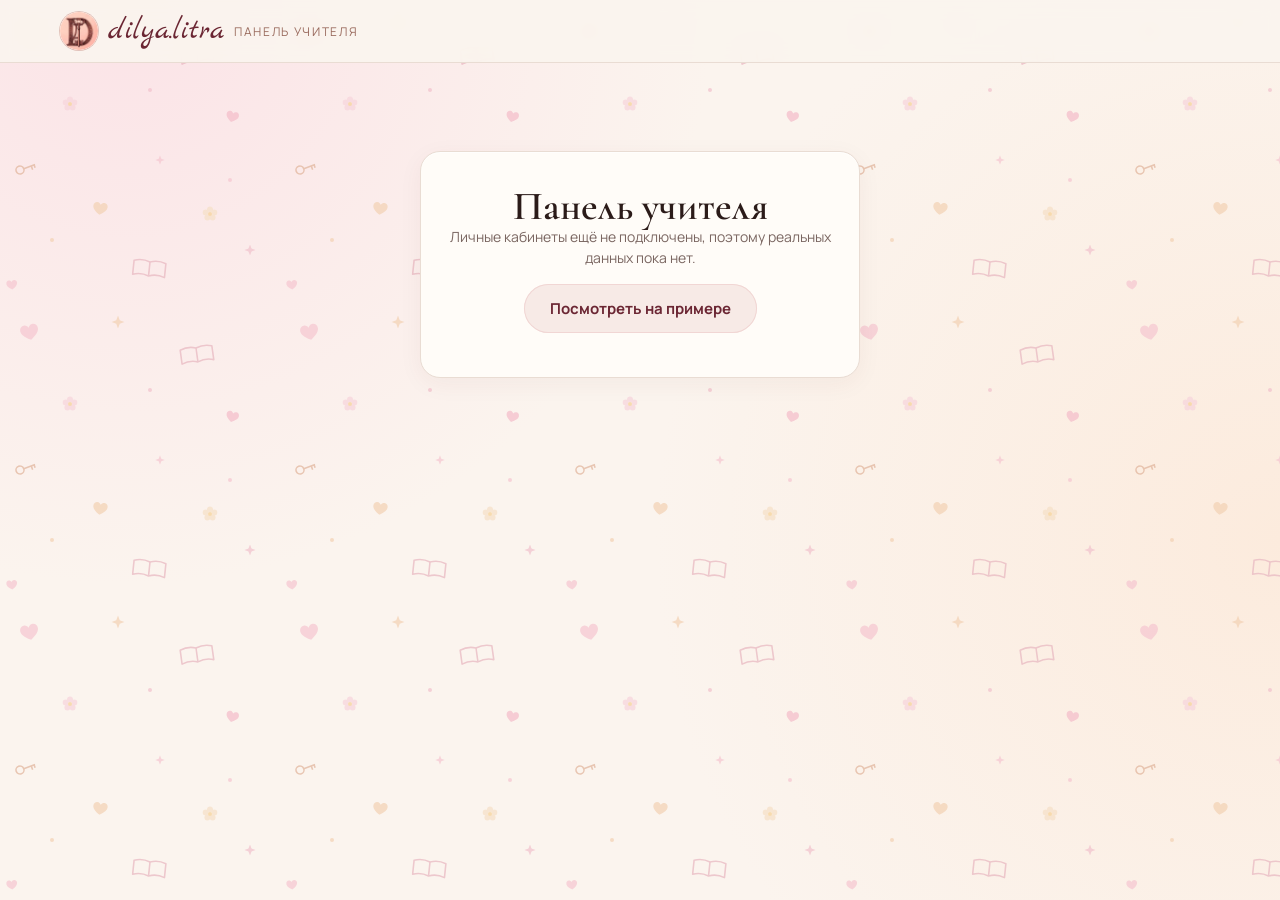
<file: teacher.html>
<!DOCTYPE html>
<html lang="ru">
<head>
<meta charset="utf-8">
<meta name="viewport" content="width=device-width, initial-scale=1">
<title>Панель учителя · dilya.litra</title>
<meta name="robots" content="noindex">
<link rel="icon" href="icons/icon-192.png" type="image/png">
<link href="https://fonts.googleapis.com/css2?family=Cormorant+Garamond:wght@500;600;700&family=Marck+Script&family=Manrope:wght@400;500;600;700;800&display=swap" rel="stylesheet">
<link rel="stylesheet" href="css/base.css?v=5">
<link rel="stylesheet" href="css/app.css?v=5">
<style>
.tp{max-width:1200px;margin:0 auto;padding:28px 20px 60px}
.kpis{display:grid;grid-template-columns:repeat(auto-fit,minmax(170px,1fr));gap:12px;margin:16px 0}
.kpi{padding:18px}.kpi b{display:block;font-family:var(--serif);font-size:40px;color:var(--burg);line-height:1}.kpi span{font-size:13px;color:var(--muted);font-weight:600}
.bar2{display:flex;flex-wrap:wrap;gap:10px;align-items:center;justify-content:space-between;margin:20px 0 12px}
.ttabs{display:flex;gap:6px;flex-wrap:wrap}
.ttabs button{border:2px solid var(--line);background:var(--cream);border-radius:999px;padding:9px 16px;font-weight:800;color:var(--burg)}
.ttabs button[aria-pressed="true"]{background:var(--burg);color:var(--cream);border-color:var(--burg)}
.tw{overflow:auto;border-radius:18px;border:1px solid var(--line);background:var(--cream)}
table.tt{width:100%;border-collapse:collapse;font-size:14px}
.tt th{position:sticky;top:0;background:var(--paper2);text-align:left;padding:10px 12px;font-size:12px;text-transform:uppercase;letter-spacing:.06em;color:var(--label);cursor:pointer;white-space:nowrap}
.tt td{padding:10px 12px;border-top:1px solid var(--line);white-space:nowrap}
.tt tr.never td{color:var(--muted)}
.tt td.n{text-align:right;font-variant-numeric:tabular-nums}
.tag{display:inline-block;padding:3px 8px;border-radius:8px;font-size:12px;font-weight:800}
.tag.red{background:#FCEAEC;color:#A3303F}.tag.green{background:#EEF7EC;color:#2F6B34}.tag.gray{background:var(--paper2);color:var(--muted)}
.hq{display:flex;flex-direction:column;gap:10px}
.hq .card{padding:16px 18px}
.hq h4{margin:0 0 6px;font-size:16px;line-height:1.4;color:var(--ink)}
.hq p{margin:3px 0;font-size:14px}
.hq .meta{display:flex;justify-content:space-between;gap:10px;font-size:12px;font-weight:700;color:var(--label);text-transform:uppercase;letter-spacing:.06em}
.lk{max-width:440px;margin:60px auto;text-align:center}
.lk input{font:inherit;font-size:16px;padding:14px 16px;border-radius:14px;border:2px solid var(--line);background:var(--paper);color:var(--text);width:100%;margin:14px 0}
.demo{margin:12px 0 0;padding:10px 14px;border-radius:12px;background:#FFF5DA;color:#7A5A12;font-weight:700;font-size:14px}
</style>
</head>
<body>
<header><nav><a class="logo" href="./"><img class="mono" src="logo.jpg" alt=""><b>dilya.litra</b><span>панель учителя</span></a></nav></header>
<div id="t" class="tp"></div>
<script src="js/data.js?v=5"></script>
<script>
'use strict';
const T = document.getElementById('t');
const META = {}; LESSONS.forEach(L => META[L.id] = L);
let DATA = null, FILTER = '', TAB = 'all', SORT = ['weekXp', -1], DEMO = false;
const esc = s => String(s == null ? '' : s).replace(/[&<>"']/g, c => ({ '&': '&amp;', '<': '&lt;', '>': '&gt;', '"': '&quot;', "'": '&#39;' }[c]));
const dkey = d => d.getFullYear() + '-' + (d.getMonth() + 1) + '-' + d.getDate();
const ago = k => { if (!k) return 999; const p = k.split('-').map(Number); return Math.round((new Date(new Date().toDateString()) - new Date(p[0], p[1] - 1, p[2])) / 864e5); };
const agoTxt = k => { const a = ago(k); return a >= 999 ? 'никогда' : a === 0 ? 'сегодня' : a === 1 ? 'вчера' : a + ' дн. назад'; };

function lock(err){
  T.innerHTML = `<section class="card lk"><h1 class="h1" style="font-size:40px">Панель учителя</h1>
    <p class="muted">${CONFIG.api ? 'Введи пароль из кода Apps Script (TEACHER_KEY)' : 'Личные кабинеты ещё не подключены, поэтому реальных данных пока нет.'}</p>
    ${CONFIG.api ? `<form id="lf"><input id="pw" type="password" placeholder="Пароль" autocomplete="current-password"><button class="dbtn" style="width:100%">Войти</button></form>` : ''}
    ${err ? `<p style="color:var(--bad);font-weight:700">${esc(err)}</p>` : ''}
    <p style="margin-top:16px"><button class="btn btn-light" id="demo">Посмотреть на примере</button></p></section>`;
  const f = document.getElementById('lf');
  f && f.addEventListener('submit', e => { e.preventDefault(); load(document.getElementById('pw').value); });
  document.getElementById('demo').addEventListener('click', demo);
}
function load(key){
  T.innerHTML = '<div class="loading"><p>Загружаю данные…</p></div>';
  fetch(CONFIG.api, { method: 'POST', body: JSON.stringify({ action: 'teacher', key }) }).then(r => r.json()).then(r => {
    if (!r.ok) { sessionStorage.removeItem('tk'); return lock(r.error); }
    sessionStorage.setItem('tk', key); DATA = r; DEMO = false; draw();
  }).catch(() => lock('Нет связи с таблицей'));
}
function demo(){
  const names = ['Азиза Н.', 'Мадина К.', 'Айлин С.', 'Дана Ж.', 'Камила Т.', 'Алина Б.', 'Сабина М.', 'Жансая Е.', 'Арайлым О.', 'Томирис А.', 'Амина Р.', 'Аружан Д.'];
  const d = new Date(), key = n => { const x = new Date(d); x.setDate(x.getDate() - n); return dkey(x); };
  const list = names.map((n, i) => i === 11 ? { code: 'x' + i, name: n, stream: '3', never: true } : { code: 'x' + i, name: n, stream: i % 2 ? '2' : '3', tg: i % 3 > 0, done: 10 + i * 3, tests: 10 + i * 3, avg: 60 + (i * 7) % 35, streak: i % 4 ? i + 2 : 0, best: i + 6, last: key(i % 4 ? 0 : 4 + i % 3), xp: 400 + i * 130, weekXp: (i * 47) % 260, mist: (i * 5) % 17, fixed: i * 4, mock: 25 + i % 20 });
  const wrong = {}; ['revizor:3', 'mumu:11', 'tropy:5', 'onegin:7', 'gore:2', 'shinel:9', 'mcyri:4', 'dochka:13'].forEach((k, i) => wrong[k] = [12 - i, 9 - i]);
  DATA = { ok: true, list, wrong, today: dkey(d) }; DEMO = true; draw();
}
function rows(){ return DATA.list.filter(s => !FILTER || s.stream === FILTER); }
function draw(){
  const L = rows(), act = L.filter(s => !s.never), today = act.filter(s => ago(s.last) === 0).length;
  const stuck = L.filter(s => s.never || ago(s.last) >= 3);
  const avg = act.length ? Math.round(act.reduce((a, s) => a + (+s.avg || 0), 0) / act.length) : 0;
  const mocks = act.filter(s => s.mock !== '' && s.mock != null);
  const streams = [...new Set(DATA.list.map(s => s.stream))].sort();
  T.innerHTML = `
    ${DEMO ? '<p class="demo">Это пример с выдуманными ученицами. Настоящие данные появятся, когда подключим кабинеты.</p>' : ''}
    <div class="sec-title" style="margin-top:20px"><h2>Привет, Диля!</h2><span class="script">${esc(new Date().toLocaleDateString('ru-RU', { day: 'numeric', month: 'long' }))}</span></div>
    <div class="kpis">
      <div class="card kpi"><b>${L.length}</b><span>учениц${FILTER ? ' в ' + FILTER + ' потоке' : ''}</span></div>
      <div class="card kpi"><b>${today}</b><span>занимались сегодня</span></div>
      <div class="card kpi"><b>${stuck.length}</b><span>застряли (3+ дня)</span></div>
      <div class="card kpi"><b>${avg}%</b><span>средний балл тестов</span></div>
      <div class="card kpi"><b>${mocks.length ? Math.round(mocks.reduce((a, s) => a + +s.mock, 0) / mocks.length) : '-'}</b><span>средний пробник из 50</span></div>
    </div>
    <div class="bar2">
      <div class="ttabs">${[['all', 'Все ученицы'], ['stuck', 'Застряли (' + stuck.length + ')'], ['hard', 'Трудные вопросы']].map(([k, t]) => `<button data-tab="${k}" aria-pressed="${TAB === k}">${t}</button>`).join('')}</div>
      <div class="stream" style="margin:0">${[''].concat(streams).map(s => `<button data-f="${s}" aria-pressed="${FILTER === s}">${s ? s + ' поток' : 'Все'}</button>`).join('')}</div>
    </div>
    <div id="body"></div>`;
  T.querySelectorAll('[data-tab]').forEach(b => b.onclick = () => { TAB = b.dataset.tab; draw(); });
  T.querySelectorAll('[data-f]').forEach(b => b.onclick = () => { FILTER = b.dataset.f; draw(); });
  const B = document.getElementById('body');
  if (TAB === 'hard') return hard(B);
  const list = (TAB === 'stuck' ? stuck : L).slice();
  const cols = [['name', 'Имя'], ['stream', 'Поток'], ['last', 'Была'], ['streak', 'Серия'], ['weekXp', 'XP неделя'], ['xp', 'XP всего'], ['done', 'Уроков'], ['avg', 'Ср. %'], ['mist', 'Ошибок ждут'], ['fixed', 'Исправила'], ['mock', 'Пробник'], ['tg', 'Бот']];
  const [k, dir] = SORT;
  list.sort((a, b) => { const x = k === 'last' ? -ago(a.last) : a[k], y = k === 'last' ? -ago(b.last) : b[k]; if (a.never !== b.never) return a.never ? 1 : -1; return (x > y ? 1 : x < y ? -1 : 0) * dir; });
  B.innerHTML = `<div class="tw"><table class="tt"><thead><tr>${cols.map(([c, t]) => `<th data-s="${c}">${t}${k === c ? (dir > 0 ? ' ↑' : ' ↓') : ''}</th>`).join('')}</tr></thead><tbody>
    ${list.map(s => s.never ? `<tr class="never"><td><b>${esc(s.name)}</b></td><td>${esc(s.stream)}</td><td colspan="10"><span class="tag gray">ещё не входила</span> код: <code>${esc(s.code)}</code></td></tr>`
      : `<tr><td><b>${esc(s.name)}</b></td><td>${esc(s.stream)}</td><td><span class="tag ${ago(s.last) >= 3 ? 'red' : ago(s.last) === 0 ? 'green' : 'gray'}">${agoTxt(s.last)}</span></td>
        <td class="n">${s.streak ? s.streak + ' 🔥' : '0'}</td><td class="n">${s.weekXp}</td><td class="n">${s.xp}</td><td class="n">${s.done}</td><td class="n">${s.avg}%</td><td class="n">${s.mist}</td><td class="n">${s.fixed}</td><td class="n">${s.mock === '' || s.mock == null ? '-' : s.mock}</td><td>${s.tg ? '✓' : ''}</td></tr>`).join('') || '<tr><td colspan="12">Никого 🎉</td></tr>'}
  </tbody></table></div>`;
  B.querySelectorAll('[data-s]').forEach(th => th.onclick = () => { SORT = [th.dataset.s, SORT[0] === th.dataset.s ? -SORT[1] : -1]; draw(); });
}
function hard(B){
  const top = Object.entries(DATA.wrong || {}).sort((a, b) => b[1][1] - a[1][1] || b[1][0] - a[1][0]).slice(0, 30);
  if (!top.length) { B.innerHTML = '<div class="card"><p class="muted">Пока ошибок нет. Как только ученицы начнут проходить тесты, здесь появятся самые трудные вопросы.</p></div>'; return; }
  B.innerHTML = '<div class="loading"><p>Загружаю вопросы…</p></div>';
  const ids = [...new Set(top.map(([k]) => k.split(':')[0]))].filter(id => META[id]);
  Promise.all(ids.map(id => fetch('data/l/' + id + '.json').then(r => r.json()).then(d => [id, d]))).then(arr => {
    const Q = Object.fromEntries(arr);
    B.innerHTML = `<p class="muted" style="margin-bottom:10px">Вопросы, в которых ошиблось больше всего учениц. Их стоит разобрать на практическом уроке.</p><div class="hq">${top.map(([k, [n, people]]) => {
      const [id, qi] = k.split(':'), q = Q[id] && Q[id].questions[+qi]; if (!q) return '';
      const right = q.type === 'match' ? q.pairs.map(p => p[0] + ' → ' + p[1]).join('; ') : q.right.map(i => q.opts[i]).join('; ');
      return `<div class="card"><div class="meta"><span>${esc(META[id].title)} · ${esc(META[id].author)}</span><span>ошиблись: ${people} ${people === 1 ? 'ученица' : people < 5 ? 'ученицы' : 'учениц'} · ${n} раз</span></div><h4>${esc(q.text)}</h4><p style="color:var(--ok)">✓ ${esc(right)}</p></div>`;
    }).join('')}</div>`;
  });
}
const saved = sessionStorage.getItem('tk');
if (CONFIG.api && saved) load(saved); else lock();
</script>
</body>
</html>
</file>
<file: css/base.css>
:root{
  --cream:#FBF8F4; --pink:#F6E7E5; --pink2:#EFD8D6; --rose:#F2D3D4; --rose2:#D69AA3;
  --burg:#6B2633; --burg2:#7E2B37; --brown:#7B5848; --ink:#2E1D1B; --text:#3E2A27; --muted:#6E5A55; --label:#8A5A50;
  --ok:#3F6B47; --okbg:#E6F0E4; --bad:#A3303F; --badbg:#F8E1E3;
  --serif:'Cormorant Garamond',Georgia,serif; --script:'Marck Script',cursive; --sans:'Manrope',system-ui,sans-serif;
}
*{box-sizing:border-box}
html{scroll-behavior:smooth}
body{margin:0;font-family:var(--sans);color:var(--text);background:repeating-linear-gradient(90deg,var(--pink2) 0 40px,var(--pink) 40px 80px);min-height:100vh;-webkit-font-smoothing:antialiased}
a{color:var(--burg)} a:hover{color:#4A1822}
button{font-family:inherit;cursor:pointer}
.wrap{max-width:1200px;margin:0 auto;padding:0 20px}
.card{background:var(--cream);border-radius:24px;padding:28px}
.label{margin:0;font-size:12px;font-weight:700;letter-spacing:.16em;color:var(--label);text-transform:uppercase}
.h1{margin:6px 0 0;font-family:var(--serif);font-weight:600;line-height:1;color:var(--ink)}
.h2{margin:0 0 12px;font-family:var(--serif);font-weight:700;font-size:32px;color:var(--burg)}
.script{font-family:var(--script);color:var(--burg2)}
.btn{display:inline-flex;align-items:center;justify-content:center;gap:8px;border:none;text-decoration:none;padding:14px 26px;border-radius:999px;font-weight:700;font-size:15px;min-height:48px}
.btn-dark{background:var(--burg);color:var(--cream)} .btn-dark:hover{background:#561d28;color:var(--cream)}
.btn-light{background:var(--rose);color:var(--burg)} .btn-light:hover{background:#ecc3c5;color:var(--burg)}
.tape{position:absolute;height:34px;box-shadow:0 2px 6px rgba(0,0,0,.06)}
.tape-stripe{background:repeating-linear-gradient(90deg,#E3B9B9 0 12px,#F6E5E2 12px 24px)}
.tape-burg{background:repeating-linear-gradient(90deg,var(--burg2) 0 10px,#B87A80 10px 20px)}
.tape-dots{background-color:var(--rose2);background-image:radial-gradient(circle,var(--burg2) 3px,transparent 3.5px);background-size:22px 16px}

/* шапка */
header{background:var(--cream);border-bottom:1px solid #EBD3D1;position:sticky;top:0;z-index:10}
nav{display:flex;flex-wrap:wrap;align-items:center;justify-content:space-between;gap:10px;padding:12px 20px;max-width:1200px;margin:0 auto}
.logo{text-decoration:none;display:flex;align-items:baseline;gap:8px}
.logo b{font-family:var(--serif);font-weight:700;font-size:28px;letter-spacing:.03em;color:var(--burg)}
.logo span{font-family:var(--script);font-size:22px;color:#B5606C}
.navlinks{display:flex;flex-wrap:wrap;gap:4px;align-items:center}
.navlinks a{text-decoration:none;padding:12px 12px;font-weight:600;font-size:15px}

/* главная */
.hero{position:relative;text-align:center;padding:64px 24px 48px;margin-top:40px;box-shadow:0 10px 40px rgba(107,38,51,.08)}
.hero .h1{font-size:clamp(46px,9vw,92px);letter-spacing:.02em}
.hero p.lead{margin:22px auto 0;max-width:560px;font-size:17px;line-height:1.6;color:var(--muted)}
.btns{margin-top:28px;display:flex;flex-wrap:wrap;justify-content:center;gap:12px}
.stats{display:grid;grid-template-columns:repeat(auto-fit,minmax(240px,1fr));gap:16px;margin-top:24px}
.big{margin:8px 0 0;font-family:var(--serif);font-size:52px;font-weight:700;color:var(--burg);line-height:1}
.big small{font-size:26px;color:var(--label)}
.bar{height:12px;border-radius:999px;background:var(--rose);overflow:hidden;margin-top:12px}
.bar i{display:block;height:100%;border-radius:999px;background:repeating-linear-gradient(90deg,var(--burg2) 0 8px,#9C4652 8px 16px);transition:width .4s}
.sec-title,#points{scroll-margin-top:90px}
.sec-title{display:flex;flex-wrap:wrap;align-items:baseline;gap:12px;margin:56px 0 20px}
.sec-title h2{margin:0;font-family:var(--serif);font-weight:600;font-size:44px;color:var(--ink)}
.sec-title .script{font-size:32px}
.lessons{display:grid;grid-template-columns:repeat(auto-fit,minmax(210px,1fr));gap:16px}
.lcard{background:var(--cream);border-radius:20px;overflow:hidden;display:flex;flex-direction:column;text-decoration:none;color:var(--text);transition:transform .15s,box-shadow .15s}
.lcard:hover{transform:translateY(-3px);box-shadow:0 10px 26px rgba(107,38,51,.12);color:var(--text)}
.lcard .strip{height:14px}
.lcard .in{padding:20px;display:flex;flex-direction:column;gap:6px;flex-grow:1}
.lcard h3{margin:0;font-family:var(--serif);font-weight:700;font-size:26px;line-height:1.1;color:var(--ink)}
.lcard .author{margin:0 0 10px;font-size:14px;color:var(--muted)}
.steps{margin-top:auto;display:flex;flex-direction:column;gap:6px}
.step{display:flex;justify-content:space-between;align-items:center;padding:11px 14px;border-radius:12px;background:var(--pink);font-size:14px;font-weight:600}
.step em{font-style:normal;font-weight:500;color:var(--label)}
.step.done em{color:var(--ok);font-weight:700}
.two{display:grid;grid-template-columns:repeat(auto-fit,minmax(300px,1fr));gap:16px;margin-top:56px}
.dark{background:var(--burg);color:var(--cream)}
.dark .label{color:var(--rose)}
.dark h2{color:var(--cream)}
.ent{margin:18px 0 0;padding:0;list-style:none;display:flex;flex-direction:column;gap:10px;font-size:15px;line-height:1.4}
.ent li{display:flex;gap:12px} .ent b{color:var(--rose);min-width:56px}
.rule{display:flex;justify-content:space-between;align-items:center;padding:14px 16px;border-radius:14px;background:var(--pink);margin-bottom:10px}
.rule b{font-family:var(--serif);font-size:24px;color:var(--burg)}
footer{text-align:center;padding:48px 20px 40px}

/* урок */
.lesson-layout{display:flex;flex-wrap:wrap;gap:24px;align-items:flex-start;padding-top:28px}
aside{flex:1 1 240px;max-width:100%;padding:18px}
aside a{text-decoration:none;display:flex;align-items:center;gap:12px;padding:12px;border-radius:12px;color:var(--text);margin-bottom:4px}
aside a:hover{background:var(--pink);color:var(--text)}
aside a.cur{background:var(--burg);color:var(--cream)}
.dot{width:28px;height:28px;flex-shrink:0;border-radius:999px;display:flex;align-items:center;justify-content:center;font-size:13px;font-weight:700;background:var(--rose);color:var(--burg)}
.dot.ok{background:var(--brown);color:var(--cream)}
aside a.cur .dot{background:var(--cream);color:var(--burg)}
main.lesson{flex:999 1 560px;min-width:0;display:flex;flex-direction:column;gap:18px}
.lhead{position:relative;padding:32px 28px}
.lhead .h1{font-size:clamp(40px,7vw,66px)}
.tabs{margin-top:22px;display:flex;flex-wrap:wrap;gap:8px}
.tab{border:none;padding:13px 22px;border-radius:999px;font-size:15px;font-weight:700;background:var(--rose);color:var(--burg);min-height:48px}
.tab[aria-selected="true"]{background:var(--burg);color:var(--cream)}
.video{aspect-ratio:16/9;border-radius:16px;overflow:hidden;background:linear-gradient(135deg,var(--burg),#9C4652);display:flex;align-items:center;justify-content:center;color:var(--cream);text-align:center;padding:20px}
.video iframe{width:100%;height:100%;border:0;display:block}
.rowend{display:flex;flex-wrap:wrap;gap:12px;justify-content:space-between;align-items:center;margin-top:16px}
.facts{display:grid;grid-template-columns:repeat(auto-fit,minmax(190px,1fr));gap:12px}
.facts .card{padding:18px;border-radius:18px}
.facts p{margin:6px 0 0;font-weight:600}
.notes p{margin:0 0 10px;font-size:16px;line-height:1.75}
.quote{margin:14px 0 0;padding:14px 18px;border-radius:14px;background:var(--pink);font-family:var(--serif);font-size:21px;font-style:italic;color:var(--burg)}
.heroes{display:grid;grid-template-columns:repeat(auto-fit,minmax(220px,1fr));gap:12px}
.hc{border-radius:16px;background:var(--pink);padding:16px;border-top:6px solid var(--brown)}
.hc b{font-family:var(--serif);font-size:22px;color:var(--ink)}
.hc p{margin:4px 0 0;font-size:14px;line-height:1.55;color:#5E4A45}
.scorebar{display:flex;flex-wrap:wrap;justify-content:space-between;align-items:center;gap:12px;padding:18px 24px;border-radius:20px}
.scorebar b{font-family:var(--serif);font-size:30px}
.q{padding:24px}
.q .qt{margin:6px 0 14px;font-size:18px;font-weight:600;line-height:1.45}
.opts{display:grid;grid-template-columns:repeat(auto-fit,minmax(230px,1fr));gap:8px}
.opt{text-align:left;padding:14px 16px;border-radius:12px;font-size:15px;border:2px solid #EBD3D1;background:var(--cream);color:var(--text);min-height:52px;line-height:1.35}
.opt:hover:not(:disabled){border-color:var(--rose2)}
.opt.sel{border-color:var(--burg);background:var(--pink)}
.opt.right{border-color:#4E7A55;background:var(--okbg)}
.opt.wrong{border-color:#B23A48;background:var(--badbg)}
.opt:disabled{cursor:default}
.match{display:flex;flex-direction:column;gap:10px}
.mrow{display:flex;flex-wrap:wrap;align-items:center;gap:10px;padding:10px 12px;border-radius:12px;background:var(--pink)}
.mrow span{flex:1 1 140px;font-weight:700;font-family:var(--serif);font-size:20px;color:var(--ink)}
.mrow select{flex:3 1 220px;font-family:inherit;font-size:15px;padding:12px;border-radius:10px;border:2px solid #EBD3D1;background:var(--cream);color:var(--text);min-height:48px;max-width:100%}
.mrow.right select{border-color:#4E7A55;background:var(--okbg)}
.mrow.wrong select{border-color:#B23A48;background:var(--badbg)}
.mrow .fix{flex-basis:100%;font-size:13px;color:var(--ok);font-weight:600}
.ctx{margin:4px 0 14px;padding:14px 16px;background:var(--pink);border-left:4px solid var(--burg2);border-radius:12px;font-size:15.5px;line-height:1.6;font-style:italic;white-space:pre-line}
.fb{margin:12px 0 0;font-weight:700;font-size:15px}
.fb.ok{color:var(--ok)} .fb.no{color:var(--bad)}
.namebox{display:flex;flex-wrap:wrap;gap:10px;align-items:center;margin-top:14px}
.namebox input{flex:1 1 220px;font-family:inherit;font-size:16px;padding:13px 16px;border-radius:12px;border:2px solid #EBD3D1;background:var(--cream);min-height:48px}
.final{text-align:center;border:2px dashed var(--rose2)}
.sr{position:absolute;width:1px;height:1px;overflow:hidden;clip:rect(0 0 0 0)}

.lcard.soon{opacity:.75}
.lcard.soon h3{font-size:22px}
.weeks{display:flex;flex-direction:column;gap:10px}
.week.card{padding:0;overflow:hidden;border-radius:18px}
.week summary{list-style:none;cursor:pointer;display:flex;align-items:center;gap:14px;padding:16px 20px;min-height:56px}
.week summary::-webkit-details-marker{display:none}
.week summary:hover{background:#fdf3f2}
.wnum{width:36px;height:36px;flex-shrink:0;border-radius:999px;background:var(--rose);color:var(--burg);display:flex;align-items:center;justify-content:center;font-weight:700}
.week[open] .wnum{background:var(--burg);color:var(--cream)}
.wt{flex:1;font-family:var(--serif);font-weight:700;font-size:24px;color:var(--ink)}
.wt em{font-family:var(--sans);font-style:normal;font-size:12px;font-weight:700;letter-spacing:.1em;text-transform:uppercase;background:var(--burg);color:var(--cream);padding:4px 10px;border-radius:999px;vertical-align:middle;margin-left:6px}
.wc{font-size:13px;color:var(--label);font-weight:600;text-align:right}
.week ol{list-style:none;margin:0;padding:0 12px 14px}
.week li a,.week li div{display:flex;flex-wrap:wrap;align-items:center;gap:6px 14px;padding:12px;border-radius:12px;text-decoration:none;color:var(--text)}
.week li a:hover{background:var(--pink);color:var(--text)}
.week li div{color:var(--muted)}
.ln{font-size:12px;font-weight:700;letter-spacing:.1em;text-transform:uppercase;color:var(--label);min-width:70px}
.lt{flex:1 1 260px;font-size:15px;line-height:1.4}
.lt b{font-weight:600}
.ls{font-size:13px;font-weight:700;color:var(--label);background:var(--pink);padding:5px 12px;border-radius:999px}
.ls.go{background:var(--burg);color:var(--cream)}
.ls.ok{background:var(--okbg);color:var(--ok)}
.sidesoon{display:flex;align-items:center;gap:12px;padding:12px;color:var(--muted);font-size:14px}
.sidesoon small{font-size:12px;color:var(--label)}
aside > a:last-child{display:block}
@media (max-width:600px){.wt{font-size:20px}.wc{font-size:12px}}

.about{display:flex;flex-wrap:wrap;gap:18px;align-items:flex-start}
.about p{flex:1 1 260px;margin:0}
.portrait{width:150px;height:190px;object-fit:cover;border-radius:16px;border:6px solid var(--pink);flex-shrink:0}
.figs{display:grid;grid-template-columns:repeat(auto-fit,minmax(220px,1fr));gap:14px;margin-top:16px}
.figs figure{margin:0;background:var(--pink);border-radius:16px;padding:8px}
.figs img{width:100%;height:220px;object-fit:cover;border-radius:10px;display:block}
.figs figcaption{font-size:13px;color:var(--muted);padding:8px 4px 2px;text-align:center;font-style:italic}
.hc img{width:100%;height:170px;object-fit:cover;border-radius:10px;display:block;margin-bottom:10px}
.print-only{display:none}
@page{size:A4;margin:16mm 15mm}
@media print{
  body{background:#fff !important;color:#000}
  header,footer,aside,.lhead,.noprint,.tape{display:none !important}
  .wrap,.lesson-layout{display:block !important;padding:0 !important;max-width:none}
  main.lesson{display:block !important}
  .print-only{display:block}
  .print-head{font-size:9pt;color:#8A5A50;letter-spacing:.1em;border-bottom:1px solid #EBD3D1;padding-bottom:6px;margin-bottom:10px}
  .print-head b{font-family:var(--serif);font-size:13pt;color:#6B2633;letter-spacing:0}
  .print-title{font-family:var(--serif);font-size:28pt;margin:4px 0 0;color:#2E1D1B}
  .print-sub{font-family:var(--serif);font-style:italic;font-size:14pt;color:#7E2B37;margin:0 0 12px}
  .card{box-shadow:none !important;border:1px solid #EBD3D1;border-radius:10px;padding:10px 14px !important;margin-bottom:10px;break-inside:avoid;background:#fff !important}
  .facts{display:grid;grid-template-columns:repeat(3,1fr);gap:8px;margin-bottom:10px}
  .notes p,.hc p{font-size:12pt;line-height:1.5}
  .h2{font-size:17pt;margin-bottom:6px}
  .heroes{grid-template-columns:repeat(2,1fr);gap:8px}
  .hc{break-inside:avoid;background:#fff;border:1px solid #EBD3D1}
  .quote{background:#fff;border-left:3px solid #B5606C;border-radius:0;font-size:13pt}
  .figs img{height:150px}
  .figs{grid-template-columns:repeat(3,1fr)}
  *{-webkit-print-color-adjust:exact;print-color-adjust:exact}
}

#konspekt{display:flex;flex-direction:column;gap:18px}
.notes > * + *{margin-top:14px !important}
.lead{color:var(--burg);font-weight:700}
.h3{margin:22px 0 0;font-family:var(--serif);font-weight:700;font-size:23px;color:var(--brown)}
.verse{white-space:pre-line;font-family:var(--serif);font-size:20px;line-height:1.55;color:var(--ink);background:var(--pink);border-left:4px solid var(--rose2);border-radius:0 14px 14px 0;padding:18px 22px}
.notes > p{margin-bottom:0}
.note{padding:14px 18px;border-radius:14px;background:#F8EDEC;border:2px dashed var(--rose2);font-size:15px;line-height:1.6;font-weight:600;color:var(--burg)}
.terms{display:grid;grid-template-columns:repeat(auto-fit,minmax(250px,1fr));gap:10px}
.term{background:var(--pink);border-radius:14px;padding:14px 16px}
.term b{font-family:var(--serif);font-size:21px;color:var(--burg);line-height:1.15;display:block}
.term p{margin:6px 0 0 !important;font-size:15px !important;line-height:1.55 !important}
.term .ex{color:var(--muted);font-style:italic}
.term .ex span{font-style:normal;font-weight:700;font-size:12px;letter-spacing:.08em;text-transform:uppercase;color:var(--label)}
.blist{margin:0;padding-left:20px;font-size:16px;line-height:1.7}
.blist li::marker{color:var(--rose2)}
.bsteps{margin:0;padding:0;list-style:none;counter-reset:st;display:flex;flex-direction:column;gap:8px}
.bsteps li{counter-increment:st;display:flex;gap:12px;align-items:flex-start;font-size:16px;line-height:1.55}
.bsteps li::before{content:counter(st);flex-shrink:0;width:28px;height:28px;border-radius:999px;background:var(--burg);color:var(--cream);display:flex;align-items:center;justify-content:center;font-weight:700;font-size:13px;margin-top:1px}
.tbl{overflow-x:auto;border-radius:14px;border:1px solid #EBD3D1}
.tbl table{border-collapse:collapse;width:100%;min-width:560px;font-size:14px;line-height:1.5}
.tbl th,.tbl td{padding:10px 12px;text-align:left;vertical-align:top;border-bottom:1px solid #EBD3D1}
.tbl thead th{background:var(--burg);color:var(--cream);font-weight:700;font-size:13px}
.tbl tbody th{font-weight:700;color:var(--burg);background:#FDF6F5}
.tbl tbody tr:nth-child(even) td{background:#FDF6F5}
.notes .figs:first-child{margin-top:0}
@media print{
  #konspekt{display:block}
  .term{break-inside:avoid;background:#fff;border:1px solid #EBD3D1}
  .terms{grid-template-columns:repeat(2,1fr)}
  .term b{font-size:14pt}.term p{font-size:11pt !important}
  .tbl{overflow:visible}.tbl table{min-width:0;font-size:10pt}
  .tbl thead th{background:#6B2633 !important;color:#fff !important}
  .note{background:#fff}
  .verse{background:#fff;font-size:12.5pt;padding:6px 12px;break-inside:auto}
  .notes{break-inside:auto}
  .h2{break-after:avoid}
  .notes > p{margin:0 0 6px}
  .blist,.bsteps li{font-size:12pt}
}
@media (max-width:600px){
  .verse{font-size:17px;padding:14px 14px}
  .card{padding:22px}
  .navlinks a{padding:10px 8px;font-size:14px}
  .sec-title h2{font-size:36px}
  .hero{padding:56px 18px 40px}
}
/* ===== НОВЫЙ ДИЗАЙН: литературный дневник ===== */
:root{
  --paper:#FAF5EE; --paper2:#F4ECE2; --cream:#FFFCF8; --line:#E9DCD3; --pink:#F7EAE6; --rose:#F1D6D4; --rose2:#D9A3AA;
  --burg:#6B2633; --burg2:#8A3442; --brown:#7B5848; --copper:#B0704A; --ink:#2B1B19; --text:#3B2A27; --muted:#7A6661; --label:#9A6B5E;
  --serif:'Cormorant Garamond',Georgia,serif; --script:'Marck Script',cursive; --sans:'Manrope',system-ui,sans-serif;
}
body{background-color:var(--paper);background-image:url("data:image/svg+xml,%3Csvg xmlns='http://www.w3.org/2000/svg' width='220' height='220'%3E%3Cfilter id='n'%3E%3CfeTurbulence type='fractalNoise' baseFrequency='.9' numOctaves='2' stitchTiles='stitch'/%3E%3CfeColorMatrix values='0 0 0 0 .45 0 0 0 0 .32 0 0 0 0 .28 0 0 0 .05 0'/%3E%3C/filter%3E%3Crect width='100%25' height='100%25' filter='url(%23n)'/%3E%3C/svg%3E");}
.card{background:var(--cream);border:1px solid var(--line);border-radius:20px;box-shadow:0 1px 0 rgba(255,255,255,.8) inset,0 6px 24px rgba(91,46,40,.05)}
header{background:rgba(250,245,238,.92);backdrop-filter:blur(8px);border-bottom:1px solid var(--line)}
.logo{align-items:center;gap:10px}
.mono{width:38px;height:38px;border-radius:999px;background:radial-gradient(circle at 35% 30%,#F6D9CF,#E9BFB6);display:flex;align-items:center;justify-content:center;font-family:var(--serif);font-weight:700;font-size:24px;color:var(--copper);box-shadow:inset 0 0 0 2px #fff,0 0 0 1px #E2C2BA}
.logo b{font-family:var(--script);font-weight:400;font-size:30px;letter-spacing:0;color:var(--burg)}
.logo span{font-family:var(--sans);font-size:12px;letter-spacing:.14em;text-transform:uppercase;color:var(--label)}
.navlinks a{color:var(--text);border-radius:999px}
.navlinks a:hover{background:var(--pink);color:var(--burg)}
.btn-dark{background:var(--burg)} .btn-light{background:var(--pink);color:var(--burg);box-shadow:inset 0 0 0 1px var(--rose)}
.label{letter-spacing:.14em;color:var(--label)}
.tape{height:26px;opacity:.85}
.tape-stripe{background:repeating-linear-gradient(45deg,#EBC7C4 0 6px,#F8E9E5 6px 12px)}
.tape-burg{background:repeating-linear-gradient(45deg,#C98E8F 0 6px,#E9C6C3 6px 12px)}
.tape-dots{background-color:#F3DCD8;background-image:radial-gradient(circle,#C98E8F 2.5px,transparent 3px);background-size:14px 14px}

/* главная */
.hello{display:grid;grid-template-columns:minmax(0,1.5fr) minmax(0,1fr);gap:18px;margin-top:36px}
@media (max-width:820px){.hello{grid-template-columns:1fr}}
.hero{text-align:left;padding:44px 40px;margin:0;box-shadow:0 6px 24px rgba(91,46,40,.05)}
.hero .kicker{margin:0;font-family:var(--script);font-size:30px;color:var(--rose2);line-height:1}
.hero .h1{font-size:clamp(40px,6vw,64px);line-height:1.02;margin-top:10px}
.hero .h1 i{color:var(--burg2)}
.hero p.lead{margin:16px 0 0;max-width:520px;font-size:16px;color:var(--muted);font-weight:500}
.btns{justify-content:flex-start}
.stream{display:inline-flex;gap:4px;padding:4px;border-radius:999px;background:var(--pink);margin-top:22px}
.stream button{border:0;background:transparent;padding:9px 16px;border-radius:999px;font-weight:700;font-size:14px;color:var(--burg)}
.stream button[aria-pressed="true"]{background:var(--burg);color:var(--cream)}
.side{display:flex;flex-direction:column;gap:18px}
.now{position:relative;padding:28px;background:var(--burg);color:var(--cream);border:0;overflow:hidden}
.now .label{color:#F1C9C7}
.now h3{margin:8px 0 4px;font-family:var(--serif);font-size:32px;line-height:1.05;font-weight:600}
.now p{margin:0;color:#F1D9D6;font-size:14px}
.now .btn{margin-top:18px;background:var(--cream);color:var(--burg)}
.now:after{content:"";position:absolute;right:-30px;bottom:-30px;width:140px;height:140px;border-radius:999px;border:18px solid rgba(255,255,255,.07)}
.minis{display:grid;grid-template-columns:repeat(3,1fr);gap:10px}
.mini{padding:16px 14px;text-align:center}
.mini b{display:block;font-family:var(--serif);font-size:34px;line-height:1;color:var(--burg)}
.mini span{display:block;margin-top:6px;font-size:12px;color:var(--muted);font-weight:600}
.sec-title{margin:52px 0 18px;align-items:center}
.sec-title h2{font-size:40px}
.sec-title .script{font-size:26px;color:var(--rose2)}
.era{display:inline-flex;align-items:center;gap:6px;font-size:11px;font-weight:700;letter-spacing:.1em;text-transform:uppercase;padding:5px 10px;border-radius:999px;background:color-mix(in srgb,var(--c) 12%,#fff);color:var(--c)}
.era:before{content:"";width:7px;height:7px;border-radius:999px;background:var(--c)}
.lcard{border:1px solid var(--line);border-radius:18px;background:var(--cream)}
.lcard .strip{height:6px;background:var(--c)!important}
.lcard .in{padding:18px 18px 16px;gap:8px}
.lcard h3{font-size:25px}
.lcard .author{margin:0 0 6px}
.step{background:transparent;border:1px solid var(--line);padding:9px 12px;font-weight:600}
.step.done{background:#F2F6EF;border-color:#D6E3D2}
/* карта курса */
.map{display:flex;flex-direction:column;gap:26px}
.chapter{display:grid;grid-template-columns:220px minmax(0,1fr);gap:18px}
@media (max-width:820px){.chapter{grid-template-columns:1fr}}
.chap-h{position:sticky;top:84px;align-self:start}
.chap-h .num{font-family:var(--script);font-size:26px;color:var(--c)}
.chap-h h3{margin:2px 0 6px;font-family:var(--serif);font-size:28px;line-height:1.05;color:var(--ink)}
.chap-h p{margin:0;font-size:13px;color:var(--muted)}
.chap-h .pbar{height:6px;border-radius:9px;background:var(--line);margin-top:10px;overflow:hidden}
.chap-h .pbar i{display:block;height:100%;background:var(--c)}
.weeks{gap:8px}
.week.card{border-radius:16px;border-left:4px solid var(--line)}
.week.cur{border-left-color:var(--c);box-shadow:0 8px 24px rgba(91,46,40,.08)}
.week.past .wnum{background:var(--c);color:#fff}
.wnum{background:var(--paper2);color:var(--muted);font-size:14px}
.week[open] .wnum{background:var(--c);color:#fff}
.wt{font-size:22px}
.wt em{background:var(--c)}
.ls.go{background:var(--pink);color:var(--burg)}
/* блоки ЕНТ и правила */
.dark{background:var(--ink)}
.rule{background:var(--paper)}
footer .script{color:var(--burg)}
/* урок */
.lhead .era{margin-bottom:10px}
.tab{background:var(--pink)}
.verse,.quote,.ctx,.term,.hc,.mrow{background:var(--paper)}
aside a.cur{background:var(--burg)}
.note{background:var(--paper);border-color:var(--rose)}
@media (max-width:600px){.hero{padding:34px 22px}.minis{gap:8px}.mini b{font-size:28px}.sec-title h2{font-size:32px}}
@media print{body{background:#fff!important}.card{border:1px solid #EBD3D1}}
.wt small{display:block;margin-top:2px;font-family:var(--sans);font-size:13px;font-weight:500;color:var(--muted);line-height:1.35}
.week summary{align-items:flex-start}.week summary .wnum{margin-top:2px}

/* промо-шапка */
.promo{position:relative;display:grid;grid-template-columns:minmax(0,1.25fr) minmax(0,1fr);gap:28px;align-items:center;margin-top:34px;padding:42px 40px;border-radius:28px;background:linear-gradient(135deg,#F7E9E6,#FBF4EE 60%,#F3E2DC);border:1px solid var(--line);overflow:hidden}
.promo:before{content:"";position:absolute;right:-120px;top:-120px;width:420px;height:420px;border-radius:999px;background:radial-gradient(circle,#EFCFCC 0,transparent 70%);opacity:.7}
.hl-wrap{margin:0;display:flex;flex-direction:column;align-items:flex-start;gap:8px;font-family:'Oswald',var(--sans);font-weight:700;text-transform:uppercase;line-height:1;font-size:clamp(38px,6.4vw,76px);letter-spacing:.01em}
.hl{display:inline-block;padding:8px 18px 10px}
.hl.w{background:var(--cream);color:var(--ink);box-shadow:0 4px 14px rgba(91,46,40,.06)}
.hl.b{background:var(--burg);color:var(--cream);transform:rotate(-1.2deg)}
.promo-sub{margin:22px 0 0;max-width:500px;font-size:16px;line-height:1.6;color:var(--text)}
.promo-sub b{color:var(--burg)}
.promo-hint{margin:8px 0 0;font-size:13px;color:var(--label);font-weight:600}
.promo-btn{display:flex;margin-top:22px;max-width:420px;background:var(--burg);color:var(--cream);border-radius:16px;min-height:60px;font-size:17px}
.promo-btn:hover{background:#561d28;color:var(--cream)}
.promo-pic{position:relative;justify-self:center;width:min(100%,380px)}
.polaroid{position:relative;margin:0;background:#fff;padding:12px 12px 14px;border-radius:6px;box-shadow:0 18px 40px rgba(91,46,40,.18);transform:rotate(2.5deg)}
.polaroid img{display:block;width:100%;aspect-ratio:3/4;object-fit:cover;border-radius:3px}
.polaroid figcaption{font-family:var(--script);font-size:24px;color:var(--burg);text-align:center;margin-top:8px}
.polaroid .tape{top:-12px;left:50%;width:120px;margin-left:-60px;transform:rotate(-3deg)}
.badge{position:absolute;padding:14px 18px;border-radius:14px;box-shadow:0 12px 26px rgba(91,46,40,.18);max-width:190px}
.badge b{display:block;font-family:'Oswald',var(--sans);font-size:38px;line-height:1}
.badge span{display:block;margin-top:4px;font-size:13px;font-weight:600;line-height:1.3}
.badge.b1{left:-34px;bottom:120px;background:var(--burg);color:var(--cream)}
.badge.b2{right:-22px;bottom:-14px;background:var(--rose);color:var(--burg)}
.hello2{display:grid;grid-template-columns:minmax(0,1.2fr) minmax(0,1fr);gap:18px;margin-top:18px;align-items:stretch}
.hello2 .minis{align-content:stretch}
@media (max-width:820px){
  .promo{grid-template-columns:1fr;padding:30px 20px 44px}
  .promo-pic{width:min(86%,340px)}
  .badge.b1{left:-18px;bottom:90px}.badge.b2{right:-14px}
  .hello2{grid-template-columns:1fr}
  .promo-btn{max-width:none}
}
.hl{white-space:nowrap}
.hl-wrap{font-size:clamp(30px,8.4vw,72px)}
@media (min-width:821px){.hl-wrap{font-size:clamp(40px,5.2vw,72px)}}
.badge.b2{top:34px;bottom:auto;right:-26px}
.badge.b1{bottom:70px}
.hello2{align-items:start}
.minis{height:100%}
.mini{display:flex;flex-direction:column;justify-content:center;min-height:100%}

.hero2{display:grid;grid-template-columns:minmax(0,1.5fr) minmax(0,1fr);gap:28px;align-items:center;margin-top:34px;padding:40px 44px}
.hero2 .promo-pic{width:min(100%,300px)}
@media (max-width:820px){.hero2{grid-template-columns:1fr;padding:30px 22px 36px}.hero2 .promo-pic{width:min(80%,280px)}}
/* вход и рейтинг */
.login{position:relative;max-width:560px;margin:60px auto 0;text-align:center;padding:44px 32px}
.login .kicker{margin:0;font-family:var(--script);font-size:30px;color:var(--rose2)}
.login .h1{font-size:clamp(34px,6vw,48px)}
.login .lead{margin:12px 0 0;color:var(--muted)}
.login .namebox{justify-content:center}
.lerr{margin:12px 0 0;color:var(--bad);font-weight:700}
.me{padding:0 8px;font-size:14px;font-weight:700;color:var(--burg)}
.me a{padding:0 !important;display:inline !important;color:var(--label)}
.mystream{display:inline-block;margin:20px 0 0;padding:8px 16px;border-radius:999px;background:var(--pink);color:var(--burg);font-weight:700;font-size:14px}
.keep{margin:10px 0 0 !important;padding:8px 12px;border-radius:10px;background:rgba(255,255,255,.12);font-weight:700}
.boardc{padding:14px}
.boardl{display:flex;flex-direction:column;gap:4px}
.brow{display:grid;grid-template-columns:34px 1fr auto auto;gap:12px;align-items:center;padding:10px 12px;border-radius:12px}
.brow:nth-child(-n+3) .bpl{background:var(--burg);color:var(--cream)}
.brow.mine{background:var(--pink)}
.bpl{width:30px;height:30px;border-radius:999px;background:var(--paper2);display:flex;align-items:center;justify-content:center;font-weight:700;font-size:13px;color:var(--burg)}
.bnm{font-weight:700}
.bst{font-family:var(--serif);font-weight:700;font-size:22px;color:var(--burg)}
.bbe{font-size:12px;color:var(--muted);min-width:70px;text-align:right}
.bgap{text-align:center;color:var(--muted)}
.minis{height:auto}.mini{min-height:0}
.mono{object-fit:cover;padding:0;background:none}

/* ===== РЕЖИМ DUOLINGO ===== */
.duo{max-width:1100px;margin:0 auto;padding:18px 20px 40px;display:grid;grid-template-columns:minmax(0,1fr) 340px;gap:36px;align-items:start}
.duoside{position:sticky;top:84px;display:flex;flex-direction:column;gap:14px}
.duoside .card{padding:18px}
.duoside h4{margin:6px 0 10px;font-family:var(--serif);font-size:24px;color:var(--ink)}
.muted{margin:0;color:var(--muted);font-size:14px;line-height:1.5}
.duobar{display:flex;gap:8px;justify-content:space-between}
.pill{flex:1;text-align:center;padding:10px 8px;border-radius:14px;background:var(--cream);border:2px solid var(--line);font-weight:800;font-size:16px;color:var(--burg)}
.pill.fire{color:#C45A2C}.pill.fire.off{filter:grayscale(1);opacity:.6}
.pathcol > .duobar{display:none;position:sticky;top:64px;z-index:5;background:var(--paper);padding:8px 0}
@media (max-width:900px){.duo{grid-template-columns:1fr;gap:0}.duoside{position:static;order:2;margin-top:30px}.duoside > .duobar{display:none}.pathcol > .duobar{display:flex}}
.catcard{display:flex;gap:12px;align-items:center}
.catcard .cat{width:84px;flex-shrink:0}
.catcard b{font-family:var(--serif);font-size:22px;color:var(--burg)}
.catcard p{margin:4px 0 0;font-size:14px;line-height:1.45;color:var(--text)}
.qbar{position:relative;height:22px;border-radius:999px;background:var(--line);overflow:hidden}
.qbar i{display:block;height:100%;background:linear-gradient(90deg,#E8A24A,#D9773A);border-radius:999px}
.qbar span{position:absolute;inset:0;display:flex;align-items:center;justify-content:center;font-size:12px;font-weight:800;color:var(--ink)}
/* тропинка */
.path{display:flex;flex-direction:column;gap:30px;max-width:560px;margin:10px auto 0}
.unit{scroll-margin-top:120px}
.ubanner{display:flex;justify-content:space-between;align-items:center;gap:12px;padding:16px 20px;border-radius:18px;background:var(--c);color:#fff;box-shadow:0 5px 0 color-mix(in srgb,var(--c) 70%,#000)}
.ubanner p{margin:0;font-size:12px;font-weight:800;letter-spacing:.1em;text-transform:uppercase;opacity:.85}
.ubanner h3{margin:4px 0 0;font-family:var(--sans);font-size:18px;font-weight:800;line-height:1.25}
.ubook{flex-shrink:0;width:44px;height:44px;border-radius:12px;border:2px solid rgba(255,255,255,.4);display:flex;align-items:center;justify-content:center;color:#fff;text-decoration:none;font-size:20px}
.uweek{margin-top:10px;padding:10px;border-radius:14px;background:var(--cream);border:1px solid var(--line);display:flex;flex-direction:column}
.uweek a{padding:8px 10px;border-radius:10px;font-size:14px;text-decoration:none;color:var(--text)}
.uweek a[href]:hover{background:var(--pink)}
.nodes{position:relative;display:flex;flex-direction:column;align-items:center;gap:18px;padding:26px 0 6px}
.nodewrap{position:relative;display:flex;flex-direction:column;align-items:center}
.node{width:72px;height:66px;border-radius:50%;border:0;font-size:28px;font-weight:900;color:#fff;background:#E3D3CE;box-shadow:0 7px 0 #CDB9B3;transition:transform .1s;color:#B9A29C}
.node:active{transform:translateY(5px);box-shadow:0 2px 0 #CDB9B3}
.node.done{background:var(--c);color:#fff;box-shadow:0 7px 0 color-mix(in srgb,var(--c) 70%,#000)}
.node.part{background:color-mix(in srgb,var(--c) 35%,#fff);color:var(--c);box-shadow:0 7px 0 color-mix(in srgb,var(--c) 50%,#fff)}
.node.cur{background:var(--c);color:#fff;box-shadow:0 7px 0 color-mix(in srgb,var(--c) 70%,#000),0 0 0 8px color-mix(in srgb,var(--c) 20%,transparent);animation:bob 1.6s ease-in-out infinite}
@keyframes bob{50%{transform:translateY(-6px)}}
.startbub{position:absolute;top:-40px;padding:7px 14px;border-radius:12px;background:var(--cream);border:2px solid var(--line);font-weight:900;font-size:13px;letter-spacing:.06em;color:var(--c);white-space:nowrap;animation:bob 1.6s ease-in-out infinite}
.startbub:after{content:"";position:absolute;left:50%;bottom:-7px;margin-left:-6px;border:6px solid transparent;border-top-color:var(--line);border-bottom:0}
.pop{position:absolute;top:84px;z-index:20;width:280px;padding:16px;border-radius:18px;background:var(--c);color:#fff;box-shadow:0 14px 30px rgba(0,0,0,.18)}
.pop:before{content:"";position:absolute;top:-8px;left:50%;margin-left:-8px;border:8px solid transparent;border-bottom-color:var(--c);border-top:0}
.pop .pl{margin:0;font-size:11px;font-weight:800;letter-spacing:.1em;text-transform:uppercase;opacity:.8}
.pop b{display:block;margin-top:4px;font-size:18px;line-height:1.2}
.pop span{display:block;font-size:13px;opacity:.85}
.popbtns{display:flex;flex-direction:column;gap:8px;margin-top:12px}
.popbtns a{display:block;text-align:center;padding:11px;border-radius:12px;background:rgba(255,255,255,.16);color:#fff;text-decoration:none;font-weight:800;font-size:14px}
.popbtns a.ok{background:rgba(255,255,255,.28)}
.popbtns a.main{background:#fff;color:var(--c);box-shadow:0 4px 0 rgba(0,0,0,.15)}
.soonp{margin:10px 0 0;font-weight:700}
.pathcat{position:absolute;top:60px;width:110px}
.pathcat.r{right:2%}.pathcat.l{left:2%}
@media (max-width:520px){.pathcat{width:80px}.pathcat.r{right:-4px}.pathcat.l{left:-4px}}
.cat{display:block;width:100%;height:auto}
/* тест */
body.duo-test header,body.duo-test footer{display:none}
.dtest{max-width:720px;margin:0 auto;min-height:100vh;display:flex;flex-direction:column;padding:18px 20px 140px}
.dtop{display:flex;align-items:center;gap:14px}
.dx{font-size:22px;text-decoration:none;color:var(--muted);padding:6px}
.dprog{flex:1;height:16px;border-radius:999px;background:var(--line);overflow:hidden}
.dprog i{display:block;height:100%;border-radius:999px;background:linear-gradient(180deg,#E58A97,#C2566A);transition:width .4s}
.dhearts{font-weight:900;color:#C2566A;font-size:18px}
.dq{margin-top:34px}
.dkind{margin:0;font-weight:800;color:var(--label);font-size:14px;text-transform:uppercase;letter-spacing:.08em}
.dq h2{margin:10px 0 22px;font-family:var(--sans);font-size:clamp(20px,3.2vw,26px);font-weight:800;line-height:1.3;color:var(--ink)}
.dctx{margin-top:14px;padding:16px 18px;border-radius:16px;border:2px solid var(--line);background:var(--cream);font-style:italic;line-height:1.6}
.dopts{display:flex;flex-direction:column;gap:10px}
.dopt,.mb{display:flex;align-items:center;gap:12px;text-align:left;padding:14px 16px;border-radius:16px;border:2px solid var(--line);border-bottom-width:5px;background:var(--cream);font-size:16px;font-weight:600;color:var(--text);min-height:58px}
.dopt:active,.mb:active{transform:translateY(2px);border-bottom-width:3px}
.dk{flex-shrink:0;width:28px;height:28px;border-radius:8px;border:2px solid var(--line);display:flex;align-items:center;justify-content:center;font-size:13px;font-weight:800;color:var(--muted)}
.dopt.sel,.mb.sel{border-color:#E8A6B0;background:#FBEDEF;color:var(--burg)}
.dopt.r,.mb.r{border-color:#7FB77E;background:#EEF7EC;color:#2F6B34}
.dopt.w,.mb.w{border-color:#E58A8A;background:#FCEDED;color:#A3303F}
.dmatch{display:grid;grid-template-columns:1fr 1fr;gap:10px}
.mcol{display:flex;flex-direction:column;gap:10px}
.mb{flex-direction:column;align-items:flex-start;justify-content:center;font-size:15px}
.mb small{font-size:12px;color:var(--label);font-weight:700}
.mb.used{opacity:.55}
.mcol .mb.used[data-l]{opacity:1;background:#FBEDEF;border-color:#E8A6B0}
.dfoot,.sheet{position:fixed;left:0;right:0;bottom:0;border-top:2px solid var(--line);background:var(--paper);padding:18px 20px}
.sin{max-width:720px;margin:0 auto;display:flex;align-items:center;justify-content:space-between;gap:16px}
.sheet.good{background:#E9F5E6;border-color:#C9E4C3}.sheet.good b{color:#2F6B34}
.sheet.bad{background:#FCEAEC;border-color:#F2C6CC}.sheet.bad b{color:#A3303F}
.sheet b{font-size:22px;font-weight:900}.sheet p{margin:4px 0 0;font-size:14px;line-height:1.4;color:var(--text)}
.dbtn{border:0;padding:15px 30px;border-radius:16px;background:var(--burg);color:#fff;font-weight:900;font-size:16px;letter-spacing:.04em;text-transform:uppercase;box-shadow:0 5px 0 #3E121B;text-decoration:none;text-align:center;flex-shrink:0;cursor:pointer}
.sheet.good .dbtn{background:#58A55C;box-shadow:0 5px 0 #3D7B40}
.sheet.bad .dbtn{background:#C2566A;box-shadow:0 5px 0 #8E3445}
.dbtn:disabled{background:#E3D3CE;box-shadow:0 5px 0 #CDB9B3;color:#fff;cursor:default}
.dbtn.ghost{background:var(--cream);color:var(--burg);border:2px solid var(--line);box-shadow:0 5px 0 var(--line)}
.dend{align-items:center;justify-content:center;text-align:center;padding-bottom:40px;position:relative;overflow:hidden}
.endbox{position:relative;z-index:2;max-width:460px}
.endbox .cat{width:150px;margin:0 auto}
.endbox h2{margin:14px 0 6px;font-family:var(--sans);font-weight:900;font-size:30px;color:#D08A2E}
.endbox p{margin:0;color:var(--muted)}
.endstats{display:grid;grid-template-columns:repeat(3,1fr);gap:10px;margin:24px 0}
.endstats div{border-radius:16px;border:2px solid var(--line);overflow:hidden;background:var(--cream)}
.endstats span{display:block;padding:6px;background:var(--burg);color:#fff;font-size:12px;font-weight:800;text-transform:uppercase}
.endstats b{display:block;padding:12px 4px;font-size:20px;color:var(--ink)}
.endbtns{display:flex;flex-direction:column;gap:12px;margin-top:20px}
.confetti{position:absolute;inset:0;pointer-events:none}
.confetti i{position:absolute;top:-20px;width:9px;height:14px;border-radius:2px;animation:fall 2.8s linear infinite}
@keyframes fall{to{transform:translateY(110vh) rotate(540deg)}}
.uweek[hidden],.pop[hidden]{display:none!important}
.ubanner h3{display:-webkit-box;-webkit-line-clamp:2;-webkit-box-orient:vertical;overflow:hidden}
.nodewrap.open{z-index:40}
.nodewrap:has(.cur){margin-top:34px}
.unit{position:relative;z-index:1}.unit:has(.nodewrap.open){z-index:50}

img.cat{display:block;width:100%;height:auto}
.sheetcat{width:64px;flex-shrink:0}
@media (max-width:520px){.sheetcat{width:48px}}
.catcard .cat{width:96px}
.pathcat{width:120px}
.endbox .cat{width:190px}

/* фон с узором */
body{background-color:#FBF4EE;background-image:url("data:image/svg+xml,%3Csvg%20xmlns%3D%22http%3A//www.w3.org/2000/svg%22%20width%3D%22280%22%20height%3D%22300%22%20viewBox%3D%220%200%20280%20300%22%3E%3Cg%20opacity%3D%22.75%22%3E%3Cpath%20transform%3D%22translate%2830%2034%29%20rotate%28-12%29%20scale%281%29%22%20d%3D%22M0%206%20C-6%202%20-9%20-1%20-9%20-4.5%20C-9%20-7.5%20-7%20-9.5%20-4.5%20-9.5%20C-2.5%20-9.5%20-1%20-8.5%200%20-6.5%20C1%20-8.5%202.5%20-9.5%204.5%20-9.5%20C7%20-9.5%209%20-7.5%209%20-4.5%20C9%20-1%206%202%200%206%20Z%22%20fill%3D%22%23F6C9D2%22/%3E%3Cpath%20transform%3D%22translate%28118%2022%29%20scale%280.8%29%22%20d%3D%22M0%20-8%20L2.2%20-2.2%20L8%200%20L2.2%202.2%20L0%208%20L-2.2%202.2%20L-8%200%20L-2.2%20-2.2%20Z%22%20fill%3D%22%23F3D3B6%22/%3E%3Cg%20transform%3D%22translate%28196%2048%29%20rotate%28-8%29%22%20fill%3D%22none%22%20stroke%3D%22%23E9B9C2%22%20stroke-width%3D%221.6%22%20stroke-linejoin%3D%22round%22%3E%3Cpath%20d%3D%22M0%200%20Q-8%20-3%20-16%200%20V14%20Q-8%2011%200%2014%20Q8%2011%2016%2014%20V0%20Q8%20-3%200%200%20Z%22/%3E%3Cpath%20d%3D%22M0%200%20V14%22/%3E%3C/g%3E%3Cg%20transform%3D%22translate%2870%20104%29%22%3E%3Ccircle%20cx%3D%220%22%20cy%3D%22-4.5%22%20r%3D%223%22%20fill%3D%22%23F7D6DD%22/%3E%3Ccircle%20cx%3D%224.3%22%20cy%3D%22-1.4%22%20r%3D%223%22%20fill%3D%22%23F7D6DD%22/%3E%3Ccircle%20cx%3D%222.6%22%20cy%3D%223.6%22%20r%3D%223%22%20fill%3D%22%23F7D6DD%22/%3E%3Ccircle%20cx%3D%22-2.6%22%20cy%3D%223.6%22%20r%3D%223%22%20fill%3D%22%23F7D6DD%22/%3E%3Ccircle%20cx%3D%22-4.3%22%20cy%3D%22-1.4%22%20r%3D%223%22%20fill%3D%22%23F7D6DD%22/%3E%3Ccircle%20r%3D%222%22%20fill%3D%22%23F6D39A%22/%3E%3C/g%3E%3Ccircle%20cx%3D%22150%22%20cy%3D%2290%22%20r%3D%222%22%20fill%3D%22%23F2C4CE%22/%3E%3Cpath%20transform%3D%22translate%28232%20118%29%20rotate%2814%29%20scale%280.7%29%22%20d%3D%22M0%206%20C-6%202%20-9%20-1%20-9%20-4.5%20C-9%20-7.5%20-7%20-9.5%20-4.5%20-9.5%20C-2.5%20-9.5%20-1%20-8.5%200%20-6.5%20C1%20-8.5%202.5%20-9.5%204.5%20-9.5%20C7%20-9.5%209%20-7.5%209%20-4.5%20C9%20-1%206%202%200%206%20Z%22%20fill%3D%22%23F4BFCB%22/%3E%3Cg%20transform%3D%22translate%2820%20170%29%20rotate%28-20%29%22%20fill%3D%22none%22%20stroke%3D%22%23E2B79F%22%20stroke-width%3D%221.6%22%3E%3Ccircle%20r%3D%224%22/%3E%3Cpath%20d%3D%22M4%200%20H16%20M12%200%20v4%20M15%200%20v3%22/%3E%3C/g%3E%3Cpath%20transform%3D%22translate%28160%20160%29%20scale%280.6%29%22%20d%3D%22M0%20-8%20L2.2%20-2.2%20L8%200%20L2.2%202.2%20L0%208%20L-2.2%202.2%20L-8%200%20L-2.2%20-2.2%20Z%22%20fill%3D%22%23F6C9D2%22/%3E%3Cpath%20transform%3D%22translate%28100%20210%29%20rotate%288%29%20scale%280.8%29%22%20d%3D%22M0%206%20C-6%202%20-9%20-1%20-9%20-4.5%20C-9%20-7.5%20-7%20-9.5%20-4.5%20-9.5%20C-2.5%20-9.5%20-1%20-8.5%200%20-6.5%20C1%20-8.5%202.5%20-9.5%204.5%20-9.5%20C7%20-9.5%209%20-7.5%209%20-4.5%20C9%20-1%206%202%200%206%20Z%22%20fill%3D%22%23F3D3B6%22/%3E%3Cg%20transform%3D%22translate%28210%20214%29%22%3E%3Ccircle%20cx%3D%220%22%20cy%3D%22-4.5%22%20r%3D%223%22%20fill%3D%22%23F6E1C9%22/%3E%3Ccircle%20cx%3D%224.3%22%20cy%3D%22-1.4%22%20r%3D%223%22%20fill%3D%22%23F6E1C9%22/%3E%3Ccircle%20cx%3D%222.6%22%20cy%3D%223.6%22%20r%3D%223%22%20fill%3D%22%23F6E1C9%22/%3E%3Ccircle%20cx%3D%22-2.6%22%20cy%3D%223.6%22%20r%3D%223%22%20fill%3D%22%23F6E1C9%22/%3E%3Ccircle%20cx%3D%22-4.3%22%20cy%3D%22-1.4%22%20r%3D%223%22%20fill%3D%22%23F6E1C9%22/%3E%3Ccircle%20r%3D%222%22%20fill%3D%22%23F6D39A%22/%3E%3C/g%3E%3Ccircle%20cx%3D%2252%22%20cy%3D%22240%22%20r%3D%222%22%20fill%3D%22%23F3D3B6%22/%3E%3Cpath%20transform%3D%22translate%28250%20250%29%20scale%280.7%29%22%20d%3D%22M0%20-8%20L2.2%20-2.2%20L8%200%20L2.2%202.2%20L0%208%20L-2.2%202.2%20L-8%200%20L-2.2%20-2.2%20Z%22%20fill%3D%22%23F2C4CE%22/%3E%3Cg%20transform%3D%22translate%28150%20262%29%20rotate%286%29%22%20fill%3D%22none%22%20stroke%3D%22%23E9B9C2%22%20stroke-width%3D%221.6%22%20stroke-linejoin%3D%22round%22%3E%3Cpath%20d%3D%22M0%200%20Q-8%20-3%20-16%200%20V14%20Q-8%2011%200%2014%20Q8%2011%2016%2014%20V0%20Q8%20-3%200%200%20Z%22/%3E%3Cpath%20d%3D%22M0%200%20V14%22/%3E%3C/g%3E%3Ccircle%20cx%3D%22230%22%20cy%3D%22180%22%20r%3D%222%22%20fill%3D%22%23F6C9D2%22/%3E%3Cpath%20transform%3D%22translate%2812%20286%29%20rotate%28-6%29%20scale%280.6%29%22%20d%3D%22M0%206%20C-6%202%20-9%20-1%20-9%20-4.5%20C-9%20-7.5%20-7%20-9.5%20-4.5%20-9.5%20C-2.5%20-9.5%20-1%20-8.5%200%20-6.5%20C1%20-8.5%202.5%20-9.5%204.5%20-9.5%20C7%20-9.5%209%20-7.5%209%20-4.5%20C9%20-1%206%202%200%206%20Z%22%20fill%3D%22%23F6C9D2%22/%3E%3C/g%3E%3C/svg%3E"),radial-gradient(circle at 10% 0%,#FBE3E7 0,transparent 40%),radial-gradient(circle at 100% 60%,#FCEBDD 0,transparent 45%);background-attachment:fixed,fixed,fixed}
.duobar{position:relative}
/* вернуть сердечки */
.refill{max-width:520px;margin:0 auto;text-align:center}
.refill .cat{width:170px;margin:0 auto}
.refill h2{margin:10px 0 6px;font-family:var(--sans);font-weight:900;font-size:28px;color:#C2566A}
.refill p{margin:0;color:var(--text);line-height:1.5}
.hearts5{display:flex;justify-content:center;gap:6px;margin:16px 0 4px;font-size:28px}
.hearts5 span{filter:grayscale(1);opacity:.35;transition:all .3s}
.hearts5 span.on{filter:none;opacity:1;animation:pop .4s}
@keyframes pop{50%{transform:scale(1.4)}}
.praise{display:flex;gap:8px;margin-top:16px}
.praise input{flex:1;min-width:0;font-family:inherit;font-size:16px;padding:14px 16px;border-radius:16px;border:2px solid var(--line);border-bottom-width:4px;background:var(--cream)}
.praise input:focus{outline:none;border-color:#E8A6B0}
.chips{display:flex;flex-wrap:wrap;justify-content:center;gap:8px;margin-top:12px}
.chips button{border:2px solid var(--line);background:var(--cream);border-radius:999px;padding:8px 12px;font-size:13px;font-weight:700;color:var(--burg)}
.pmsg{min-height:22px;margin-top:10px!important;font-weight:800}
.pmsg.ok{color:#2F6B34}.pmsg.no{color:#C2566A}
.mykind{margin-top:14px;padding:12px 14px;border-radius:14px;background:#FFF1F4;border:2px dashed #F2C6CC;text-align:left;font-size:14px}
.mykind b{color:var(--burg)}

.path{position:relative}
.hopper{position:absolute;left:0;top:0;width:68px;z-index:30;cursor:pointer;pointer-events:auto;transition:none}
.hopper img{width:68px;height:auto;filter:drop-shadow(0 6px 6px rgba(150,60,80,.25))}
.hopsay{position:absolute;bottom:86%;left:50%;transform:translateX(-50%);white-space:nowrap;background:#fff;border:2px solid var(--line);border-radius:12px;padding:5px 10px;font-size:13px;font-weight:800;color:var(--burg)}
.startbub{top:16px;left:84px;animation:none}
.startbub:after{left:-7px;top:50%;margin:-6px 0 0;border:6px solid transparent;border-right-color:var(--line);border-left:0;bottom:auto}
.nodewrap:has(.cur){margin-top:44px}
</file>
<file: css/app.css>
/* =========================================================
   dilya.litra: новые блоки (поверх base.css)
   ========================================================= */
:root{--ok:#2F6B34;--bad:#A3303F;--gold:#E5A93A;--navh:0px}
a.pill{text-decoration:none;display:block}
.pill.ice{color:#3E7CA8}
.duobar{gap:8px}

/* шапка и нижнее меню */
header nav{gap:14px}
.navlinks a{display:inline-flex;align-items:center;gap:6px;position:relative}
.navlinks a.on{background:var(--pink);color:var(--burg)}
.navdot{min-width:18px;height:18px;padding:0 5px;border-radius:9px;background:#E0475F;color:#fff;font-size:11px;font-weight:800;display:inline-flex;align-items:center;justify-content:center;font-style:normal}
.navdot[hidden]{display:none}
.bnav{display:none}
@media (max-width:760px){
  :root{--navh:68px}
  header .navlinks{display:none}
  header nav{justify-content:center;padding:10px 16px}
  .bnav{display:flex;position:fixed;left:0;right:0;bottom:0;z-index:60;height:calc(var(--navh) + env(safe-area-inset-bottom));padding:0 4px env(safe-area-inset-bottom);background:var(--cream);border-top:2px solid var(--line);justify-content:space-around;align-items:stretch}
  .bnav a{flex:1;display:flex;flex-direction:column;align-items:center;justify-content:center;gap:2px;text-decoration:none;color:var(--muted);font-size:11px;font-weight:800;position:relative;border-radius:14px;margin:6px 2px}
  .bnav a span{font-size:24px;line-height:1;filter:grayscale(.6);opacity:.75;transition:transform .15s}
  .bnav a.on{color:var(--burg);background:var(--pink)}
  .bnav a.on span{filter:none;opacity:1;transform:scale(1.1)}
  .bnav .navdot{position:absolute;top:2px;left:calc(50% + 6px)}
  body{padding-bottom:calc(var(--navh) + env(safe-area-inset-bottom))}
  footer{padding-bottom:20px}
  body.duo-test{padding-bottom:0}
  body.duo-test .bnav{display:none}
}

button.ubook{background:transparent;cursor:pointer}
.bdg span,.bdg b,.bdg small{opacity:.45}.bdg.on span,.bdg.on b,.bdg.on small{opacity:1}
.card:not(.dark) .ent li b{color:var(--burg)}

@media (max-width:900px){.lesson-layout aside{order:2}}

/* загрузка */
.loading{min-height:60vh;display:flex;flex-direction:column;align-items:center;justify-content:center;gap:14px;text-align:center;padding:30px}
.loading .cat{width:120px;animation:bob 1.4s ease-in-out infinite}
.loading p{margin:0;font-weight:700;color:var(--burg)}
.lbar{width:220px;height:10px;border-radius:9px;background:var(--line);overflow:hidden}
.lbar i{display:block;height:100%;width:30%;border-radius:9px;background:linear-gradient(90deg,#E58A97,#C2566A);transition:width .2s}

/* Диля с нарядами */
.catw{position:relative;display:block}
.catw img{display:block;width:100%;height:auto}
.catw .acc{position:absolute;left:0;top:0;width:100%;height:100%;pointer-events:none}
.hopper .catw img{width:68px}

/* боковые ссылки */
.sidelink{display:flex;gap:12px;align-items:center;text-decoration:none;color:var(--text);position:relative;transition:transform .12s}
.sidelink:hover{transform:translateY(-2px);color:var(--text)}
.sidelink .si{font-size:30px;width:46px;height:46px;flex-shrink:0;border-radius:14px;background:var(--pink);display:flex;align-items:center;justify-content:center}
.sidelink b{display:block;margin-top:3px;font-size:16px;color:var(--ink)}
.sidelink span:not(.si){display:block;font-size:13px;color:var(--muted);margin-top:2px}
.sidelink .dot{position:absolute;top:12px;right:12px;min-width:24px;height:24px;border-radius:12px;background:#E0475F;color:#fff;font-style:normal;font-weight:800;font-size:13px;display:flex;align-items:center;justify-content:center;padding:0 6px}

/* сундучки */
.chestwrap{margin-top:6px}
.chest{width:92px;height:80px;border:0;background:none;padding:0;cursor:pointer}
.chsvg{width:100%;height:100%;overflow:visible}
.chest.locked .chsvg{filter:grayscale(.85) brightness(1.1);opacity:.7}
.chest.ready{animation:wiggle 2.2s ease-in-out infinite;filter:drop-shadow(0 0 12px rgba(242,193,78,.8))}
.chest.open .chsvg{opacity:.9}
@keyframes wiggle{0%,60%,100%{transform:rotate(0)}65%{transform:rotate(-7deg)}72%{transform:rotate(7deg)}79%{transform:rotate(-4deg)}86%{transform:rotate(3deg)}}
.overlay{position:fixed;inset:0;z-index:200;background:rgba(40,18,22,.55);backdrop-filter:blur(4px);display:flex;align-items:center;justify-content:center;padding:20px;animation:fadein .25s}
@keyframes fadein{from{opacity:0}}
.chestbox{width:min(360px,100%);background:var(--cream);border-radius:28px;padding:30px 24px;text-align:center;box-shadow:0 30px 60px rgba(0,0,0,.3)}
.bigchest{position:relative;width:200px;height:175px;margin:0 auto}
.bigchest .chsvg{width:100%;height:100%}
.bigchest .key{position:absolute;width:90px;left:-80px;top:96px;transition:left .6s cubic-bezier(.3,1.4,.5,1),transform .5s .55s}
.bigchest.unlock .key{left:62px;transform:rotate(90deg)}
.bigchest.opened{animation:pop .45s}
.reward{animation:pop .5s}
.reward[hidden]{display:none}
.rbig{font-size:64px;line-height:1.1}
.rbig .cat{width:120px;margin:0 auto}
.reward h2{margin:8px 0 4px;font-weight:900;color:#D08A2E;font-size:26px}
.reward p{margin:0 0 18px;color:var(--muted)}

/* всплывашки */
#toasts{position:fixed;top:14px;left:50%;transform:translateX(-50%);z-index:300;display:flex;flex-direction:column;gap:8px;width:min(420px,calc(100% - 24px))}
.toast{display:flex;gap:12px;align-items:center;padding:12px 16px;border-radius:18px;background:var(--cream);border:2px solid var(--line);box-shadow:0 14px 30px rgba(60,20,30,.18);animation:tin .35s cubic-bezier(.3,1.4,.5,1);cursor:pointer}
.toast.out{opacity:0;transform:translateY(-10px);transition:all .4s}
.toast .ti{font-size:30px}
.toast b{display:block;color:var(--burg);font-size:15px}
.toast p{margin:2px 0 0;font-size:13px;color:var(--muted);line-height:1.35}
@keyframes tin{from{opacity:0;transform:translateY(-20px) scale(.95)}}

/* общие страницы */
.page{padding-top:28px;padding-bottom:40px}
.pagehead{display:flex;gap:24px;align-items:center;padding:28px 32px}
.pagehead .cat{width:120px;flex-shrink:0}
.pagehead .h1{font-size:clamp(34px,5vw,52px)}
.pagehead .lead{margin:10px 0 0;color:var(--muted);line-height:1.55;max-width:640px}
@media (max-width:600px){.pagehead{flex-direction:column;text-align:center;padding:24px 20px}.pagehead .cat{width:96px}}
.revgrid{display:grid;grid-template-columns:minmax(0,1.4fr) minmax(0,1fr);gap:16px;margin:16px 0}
@media (max-width:760px){.revgrid{grid-template-columns:1fr}}
.revmain .dbtn{margin-top:16px}
.revlist{display:flex;flex-direction:column;gap:6px;margin-top:10px}
.revlist a{display:grid;grid-template-columns:1fr auto;gap:2px 10px;padding:12px 14px;border-radius:14px;background:var(--paper);text-decoration:none;color:var(--text)}
.revlist a span{grid-column:1;font-size:13px;color:var(--muted)}
.revlist em{grid-row:1/3;grid-column:2;align-self:center;font-style:normal;font-weight:800;background:#FCEAEC;color:var(--bad);border-radius:10px;padding:4px 10px}
.endnote{margin:16px 0 0 !important;padding:10px 14px;border-radius:14px;background:var(--pink);color:var(--burg) !important;font-weight:700;font-size:14px}
.dhearts small{font-size:12px;color:var(--muted)}
.dhearts.rev{color:var(--burg)}
.from{color:var(--burg);text-transform:none;letter-spacing:0}
.notefoot{display:flex;flex-wrap:wrap;gap:12px;justify-content:flex-end}
.notefoot p{flex-basis:100%;margin:0;text-align:right;font-size:13px;color:var(--muted)}
.video .cat{width:120px;margin:0 auto}

/* пробный ЕНТ */
.mhist{display:flex;align-items:flex-end;gap:6px;height:110px;margin-top:14px;padding-top:10px;border-top:1px dashed var(--line)}
.mhist div{flex:1;height:100%;display:flex;flex-direction:column;justify-content:flex-end;align-items:center;gap:4px}
.mhist i{display:block;width:100%;max-width:34px;border-radius:8px 8px 3px 3px;background:linear-gradient(180deg,#E58A97,#C2566A)}
.mhist span{font-size:11px;font-weight:800;color:var(--muted)}
.mock{max-width:900px;margin:0 auto;padding:14px 16px 110px}
.mtop{display:flex;align-items:center;gap:12px;padding:12px 16px;border-radius:16px;background:#1F4E79;color:#fff}
.mtitle{flex:1;min-width:0}
.mtitle b{display:block;font-size:16px}
.mtitle span{font-size:12px;opacity:.75}
.mtimer{font-family:ui-monospace,Menlo,monospace;font-weight:800;font-size:20px;background:rgba(255,255,255,.14);padding:6px 12px;border-radius:10px}
.mtimer .low{color:#FFB3B3}
.mfin{border:0;background:#fff;color:#1F4E79;font-weight:800;padding:10px 14px;border-radius:10px}
.mgrid{display:grid;grid-template-columns:repeat(20,1fr);gap:4px;margin:12px 0}
@media (max-width:700px){.mgrid{grid-template-columns:repeat(10,1fr)}}
.mgrid button{border:1px solid #C9D6E3;background:#fff;color:#1F4E79;font-weight:700;font-size:12px;padding:7px 0;border-radius:6px}
.mgrid button.ans{background:#DCEAF7;border-color:#8FB3D6}
.mgrid button.cur{outline:3px solid #1F4E79;outline-offset:-1px}
.mcard{background:#fff;border:1px solid #D9E2EC;border-radius:16px;padding:22px;color:#1E2A36;position:relative;overflow:hidden}
.mcard:before{content:"dilya.litra";position:absolute;right:-20px;bottom:10px;font-family:var(--script);font-size:90px;color:rgba(31,78,121,.04);transform:rotate(-12deg);pointer-events:none}
.mkind{margin:0;font-size:13px;font-weight:700;color:#5A7184}
.mcard h2{margin:12px 0 18px;font-size:clamp(18px,2.6vw,22px);line-height:1.35;font-family:var(--sans);font-weight:700}
.mcard .dctx{background:#F5F8FB;border-color:#D9E2EC;color:#1E2A36}
.mopts{display:flex;flex-direction:column;gap:8px}
.mopt{display:flex;gap:12px;align-items:center;text-align:left;padding:12px 14px;border-radius:10px;border:1px solid #D9E2EC;background:#fff;font-size:16px;color:#1E2A36}
.mopt:hover{background:#F5F8FB}
.mopt.sel{background:#DCEAF7;border-color:#1F4E79}
.mopt .rad,.mopt .chk{flex-shrink:0;width:28px;height:28px;border:2px solid #8FB3D6;display:flex;align-items:center;justify-content:center;font-weight:800;font-size:13px;color:#1F4E79;border-radius:50%}
.mopt .chk{border-radius:7px}
.mopt.sel .rad,.mopt.sel .chk{background:#1F4E79;border-color:#1F4E79;color:#fff}
.mmatch{display:flex;flex-direction:column;gap:10px}
.mrow2{display:grid;grid-template-columns:1fr 1fr;gap:10px;align-items:center;padding:10px;border-radius:10px;background:#F5F8FB}
@media (max-width:600px){.mrow2{grid-template-columns:1fr}}
.mrow2 select{font:inherit;font-size:15px;padding:10px;border-radius:8px;border:1px solid #8FB3D6;background:#fff;color:#1E2A36;width:100%}
.mnav{position:fixed;left:0;right:0;bottom:0;display:flex;justify-content:space-between;align-items:center;gap:10px;padding:14px max(16px,calc(50% - 434px));background:var(--paper);border-top:2px solid var(--line)}
.mnav .dbtn{padding:13px 20px}
.mscore{margin:8px 0 4px !important;font-size:20px;color:var(--text) !important}
.mscore b{font-size:64px;font-family:var(--serif);color:var(--burg)}
.endbox.wide{max-width:620px;width:100%}
.msecs{display:grid;grid-template-columns:1fr 1fr;gap:10px;margin:20px 0;text-align:left}
.msecs div{padding:12px 14px;border-radius:14px;background:var(--cream);border:2px solid var(--line)}
.msecs span{display:block;font-size:12px;font-weight:700;color:var(--muted)}
.msecs b{display:block;font-size:20px;color:var(--ink)}
.msecs i{display:block;height:6px;border-radius:4px;background:var(--line);margin-top:6px;overflow:hidden}
.msecs u{display:block;height:100%;background:var(--burg)}
.mwrong{text-align:left;background:var(--cream);border:2px solid var(--line);border-radius:16px;padding:12px 16px}
.mwrong summary{cursor:pointer;font-weight:800;color:var(--burg)}
.mw{padding:10px 0;border-top:1px solid var(--line)}
.mw p{margin:4px 0;font-size:14px;line-height:1.4}
.mw small{display:block;color:var(--muted)}
.mw .no{color:var(--bad)}.mw .ok{color:var(--ok)}
.mockend{padding-top:30px}

/* карта ЕНТ */
.legend{display:flex;flex-wrap:wrap;gap:8px;margin-top:14px}
.specs{display:grid;grid-template-columns:repeat(auto-fill,minmax(320px,1fr));gap:16px;margin-top:16px}
.spec{padding:20px}
.spech{display:flex;align-items:center;gap:12px}
.spech .se{font-size:30px}
.spech div{flex:1}
.spech h3{margin:0;font-family:var(--serif);font-size:24px;color:var(--ink);line-height:1.1}
.spech p{margin:2px 0 0;font-size:13px;color:var(--muted)}
.spech b{font-size:22px;color:var(--burg)}
.spec .pbar{height:8px;border-radius:9px;background:var(--line);margin:12px 0;overflow:hidden}
.spec .pbar i{display:block;height:100%;background:linear-gradient(90deg,#7FB77E,#4E9A56)}
.chips2{display:flex;flex-wrap:wrap;gap:6px}
.ch{display:inline-block;padding:6px 10px;border-radius:10px;background:var(--paper);border:1px solid var(--line);font-size:13px;font-weight:600;color:var(--muted);text-decoration:none;line-height:1.25}
.ch.done{background:#EEF7EC;border-color:#BFDDBB;color:var(--ok)}
.ch.part{background:#FBEDEF;border-color:#F2C6CC;color:var(--burg)}
.ch.now{border-style:dashed;border-color:var(--burg)}
.ch:hover{filter:brightness(.97)}

/* игры */
.games{display:grid;grid-template-columns:repeat(auto-fill,minmax(230px,1fr));gap:16px;margin-top:16px}
.game{text-decoration:none;color:var(--text);text-align:center;padding:26px 20px;transition:transform .12s}
.game:hover{transform:translateY(-3px);color:var(--text)}
.game .ge{font-size:52px;display:block}
.game h3{margin:8px 0 4px;font-family:var(--serif);font-size:28px;color:var(--ink)}
.game p{margin:0;color:var(--muted);font-size:14px}
.game em{display:inline-block;margin-top:12px;font-style:normal;font-weight:800;font-size:13px;color:var(--burg);background:var(--pink);padding:5px 12px;border-radius:999px}
.gtime i{background:linear-gradient(90deg,#F2C14E,#E58A3A);transition:width .25s linear}
.gsc{font-weight:900;font-size:18px;color:var(--burg)}
.combo{color:#D9773A}
.gdesc{font-size:clamp(17px,2.4vw,20px) !important;font-weight:600 !important;line-height:1.5 !important;padding:16px 18px;border-radius:16px;background:var(--cream);border:2px solid var(--line)}
.gamebox{padding-bottom:40px}

/* профиль */
.mehead{display:flex;gap:28px;align-items:center;padding:30px 34px}
.mecat{width:auto;flex-shrink:0}
.mehead .h1{font-size:clamp(34px,5vw,52px)}
.mestats{display:grid;grid-template-columns:repeat(3,1fr);gap:8px;margin:16px 0 12px}
.mestats div{padding:10px 8px;border-radius:14px;background:var(--paper);text-align:center}
.mestats b{display:block;font-size:20px;color:var(--ink)}
.mestats span{font-size:12px;color:var(--muted);font-weight:600}
@media (max-width:640px){.mehead{flex-direction:column;text-align:center;padding:24px 18px}.mecat{width:auto}}
.bdgs{display:grid;grid-template-columns:repeat(auto-fill,minmax(150px,1fr));gap:10px}
.bdg{display:flex;flex-direction:column;align-items:center;text-align:center;gap:4px;padding:16px 10px;border-radius:18px;background:var(--cream);border:2px solid var(--line)}
.bdg:not(.on) span{filter:grayscale(1)}
.bdg span{font-size:36px;line-height:1.1}
.bdg b{font-size:14px;color:var(--ink);line-height:1.2}
.bdg small{font-size:12px;color:var(--muted);line-height:1.3}
.bdg.on{opacity:1;filter:none;border-color:#F2C14E;box-shadow:0 5px 0 #F2DDA5}
.wardrobe{display:grid;grid-template-columns:repeat(auto-fill,minmax(130px,1fr));gap:10px}
.outfit{display:flex;flex-direction:column;align-items:center;gap:4px;padding:12px 8px;border-radius:18px;border:2px solid var(--line);border-bottom-width:5px;background:var(--cream);color:var(--text)}
.outfit .cat{width:96px}
.outfit b{font-size:13px}
.outfit small{font-size:12px;color:var(--muted);font-weight:700}
.outfit.on{border-color:#E8A6B0;background:#FBEDEF}
.outfit.lock{opacity:.6}
.outfit.lock .catw{filter:grayscale(.7)}
.settings{display:flex;flex-direction:column;gap:4px;padding:10px 20px}
.sw{display:flex;align-items:center;justify-content:space-between;flex-wrap:wrap;gap:10px;padding:12px 0;border-bottom:1px solid var(--line);font-weight:700;cursor:pointer}
.sw:last-child{border-bottom:0}
.sw .stream{margin:0}
.sw input{position:absolute;opacity:0;pointer-events:none}
.sw i{width:52px;height:30px;border-radius:15px;background:var(--line);position:relative;transition:background .2s}
.sw i:after{content:"";position:absolute;top:3px;left:3px;width:24px;height:24px;border-radius:50%;background:#fff;box-shadow:0 2px 4px rgba(0,0,0,.2);transition:left .2s}
.sw input:checked + i{background:#58A55C}
.sw input:checked + i:after{left:25px}
.sw input:focus-visible + i{outline:3px solid var(--rose2)}
.appcards{display:grid;grid-template-columns:repeat(auto-fill,minmax(260px,1fr));gap:14px}
.appcards h3{margin:0 0 6px;font-size:18px;color:var(--ink)}
.appcards .dbtn{margin-top:14px;display:inline-block}

/* вход */
.login .cat{width:110px;margin:0 auto 6px}
.login input{font:inherit;font-size:16px;padding:14px 16px;border-radius:14px;border:2px solid var(--line);background:var(--paper);color:var(--text)}

/* ======== ТЁМНАЯ ТЕМА ======== */
[data-theme="dark"]{
  color-scheme:dark;
  --paper:#1B1316;--paper2:#251A1E;--cream:#261B1F;--line:#3D2C32;--pink:#3A2429;--pink2:#33202A;--rose:#4C2E35;--rose2:#D795A2;
  --burg:#F0A9B6;--burg2:#E79AA9;--brown:#C9A497;--copper:#E2A87F;--ink:#F7E8EA;--text:#EAD9DC;--muted:#B49FA4;--label:#D1A79C;
  --ok:#8FD18E;--bad:#FF8A9A;--okbg:#1F3321;--badbg:#3A1E24
}
[data-theme="dark"] body{background:#1B1316;background-image:radial-gradient(circle at 10% 0%,#3A1D26 0,transparent 40%),radial-gradient(circle at 100% 60%,#2E1E18 0,transparent 45%),radial-gradient(rgba(255,180,200,.06) 1px,transparent 1.5px);background-size:auto,auto,26px 26px;background-attachment:fixed}
[data-theme="dark"] header{background:rgba(27,19,22,.92)}
[data-theme="dark"] .card{box-shadow:none}
[data-theme="dark"] .btn-dark,[data-theme="dark"] .stream button[aria-pressed="true"]{background:#B84A5E;color:#fff}
[data-theme="dark"] .dbtn{background:#B84A5E;box-shadow:0 5px 0 #6E2333;color:#fff}
[data-theme="dark"] .dbtn.ghost{background:var(--cream);color:var(--burg);box-shadow:0 5px 0 var(--line)}
[data-theme="dark"] .dbtn:disabled{background:#3D2C32;box-shadow:0 5px 0 #2A1E22;color:#8A7479}
[data-theme="dark"] .node:not(.done):not(.cur):not(.part){background:#3D2C32;box-shadow:0 7px 0 #2A1E22;color:#8A7479}
[data-theme="dark"] aside a.cur{background:#B84A5E;color:#fff}
[data-theme="dark"] .tab[aria-selected="true"]{background:#B84A5E;color:#fff}
[data-theme="dark"] .dopt.sel,[data-theme="dark"] .mb.sel,[data-theme="dark"] .outfit.on,[data-theme="dark"] .mcol .mb.used[data-l]{background:#4A2A33;border-color:#C2566A;color:#FFD3DB}
[data-theme="dark"] .dopt.r,[data-theme="dark"] .mb.r{background:#1F3321;border-color:#4E9A56;color:#A6E3A4}
[data-theme="dark"] .dopt.w,[data-theme="dark"] .mb.w{background:#3A1E24;border-color:#C2566A;color:#FFADB9}
[data-theme="dark"] .sheet.good{background:#1F3321;border-color:#2F4D31}[data-theme="dark"] .sheet.good b{color:#A6E3A4}
[data-theme="dark"] .sheet.bad{background:#3A1E24;border-color:#5A2A34}[data-theme="dark"] .sheet.bad b{color:#FFADB9}
[data-theme="dark"] .ch.done{background:#1F3321;border-color:#2F4D31;color:#A6E3A4}
[data-theme="dark"] .ch.part{background:#3A1E24;border-color:#5A2A34;color:#FFC2CC}
[data-theme="dark"] .step.done{background:#1F3321;border-color:#2F4D31}
[data-theme="dark"] .mykind{background:#2E1C22;border-color:#5A2A34}
[data-theme="dark"] .revlist em{background:#3A1E24}
[data-theme="dark"] .hopsay{background:var(--cream)}
[data-theme="dark"] .era{background:color-mix(in srgb,var(--c) 30%,#1B1316);color:#F3DADF}
[data-theme="dark"] .era:before{background:#F3DADF}
[data-theme="dark"] .now{background:#3A1E26}
[data-theme="dark"] .dark{background:#120C0E}
[data-theme="dark"] .mopt,[data-theme="dark"] .mgrid button,[data-theme="dark"] .mrow2 select{background:#1E2630;color:#E2EAF2;border-color:#3A4A5C}
[data-theme="dark"] .mcard{background:#18202A;border-color:#2E3B4A;color:#E2EAF2}
[data-theme="dark"] .mcard .dctx,[data-theme="dark"] .mrow2{background:#1E2630;border-color:#2E3B4A;color:#E2EAF2}
[data-theme="dark"] .mopt.sel,[data-theme="dark"] .mgrid button.ans{background:#24405E;border-color:#6FA0D0}
[data-theme="dark"] .mkind{color:#9DB4C8}
[data-theme="dark"] .mgrid button.cur{outline-color:#9DC4EA}
[data-theme="dark"] .polaroid{background:#2A1F22}
[data-theme="dark"] img.cat,[data-theme="dark"] .catw img{filter:drop-shadow(0 4px 10px rgba(0,0,0,.35))}
[data-theme="dark"] .chest.locked .chsvg{filter:grayscale(.9) brightness(.7)}
[data-theme="dark"] .tbl th,[data-theme="dark"] .tbl td{border-color:var(--line)}
[data-theme="dark"] .qbar span{color:#fff}
@media print{[data-theme="dark"]{--paper:#fff;--cream:#fff;--ink:#000;--text:#111;--burg:#6B2633;--muted:#444}}
@media print{.bnav,#toasts,header,footer{display:none!important}}

/* ======== АВАТАРКА: рамка + поза ======== */
.ava{position:relative;display:inline-block;width:var(--s);height:var(--s);flex-shrink:0;vertical-align:middle}
.ava .avin{position:absolute;left:16%;top:16%;width:68%;height:68%;border-radius:50%;overflow:hidden;background:#FFF6F8}
.ava .avin img{position:absolute;left:2%;top:4%;width:96%}
.ava .avf{position:absolute;inset:0;width:100%;height:100%}
.mecat .ava{display:block;margin:0 auto}
.brow .ava{margin-right:2px}
.avpick{padding:18px}
.avtabs{margin:0 0 14px}
.avgrid{display:grid;grid-template-columns:repeat(auto-fill,minmax(128px,1fr));gap:10px}
.avit{display:flex;flex-direction:column;align-items:center;gap:6px;padding:12px 8px;border-radius:18px;border:2px solid var(--line);border-bottom-width:5px;background:var(--cream);color:var(--text);cursor:pointer}
.avit b{font-size:13px;line-height:1.2;text-align:center}
.avit small{font-size:11px;color:var(--muted);font-weight:700;text-align:center;line-height:1.3}
.avit.on{border-color:#E8A6B0;background:#FBEDEF}
.avit.lock{cursor:default}
.avit.lock .ava,.avit.lock .avpose,.avit.lock .rbg{filter:grayscale(.8);opacity:.55}
.avpose{display:flex;align-items:flex-end;justify-content:center;width:96px;height:96px;border-radius:50%;background:#FFF1F4;overflow:hidden}
.avpose img{width:92px;margin-bottom:-4px}
.rbg{display:block;width:96px;height:96px;border-radius:22px;border:2px solid var(--line);background-size:cover}
.bgsw-def{background:radial-gradient(circle at 30% 20%,#FBE3E7,#FBF4EE 70%)}
.bgsw-night{background:url(../img/bg/night-tile.svg) center/200px,linear-gradient(180deg,#1E1A4A,#3A2A6E 55%,#6E3F7E)}
.bgsw-sakura{background:url(../img/bg/sakura-branch-l.svg) -10px -8px/80px no-repeat,url(../img/bg/sakura-tile.svg) center/200px,linear-gradient(180deg,#FFE9F0,#FBE3EA)}
.bgsw-winter{background:url(../img/bg/winter-hills.svg) center bottom/auto 40px repeat-x,url(../img/bg/winter-tile.svg) center/200px,linear-gradient(180deg,#CFE8F7,#F7FBFE)}
.reward .rbg{margin:0 auto;width:120px;height:120px}
.rx2{display:inline-flex;align-items:center;justify-content:center;width:110px;height:110px;border-radius:50%;background:radial-gradient(circle at 35% 30%,#FFE9A8,#F2B84B);color:#7A2B3A;font:900 46px/1 Manrope,sans-serif;box-shadow:0 8px 0 #C98A2A}
.rpose{width:130px}
.reward .ava{margin:0 auto}
.pill.boost{background:#FFF1C9;color:#8A5A12;border-color:#F2D27A;font-weight:900;animation:pulse 1.4s ease-in-out infinite}
@keyframes pulse{0%,100%{transform:scale(1)}50%{transform:scale(1.06)}}
.boostcard{display:flex;align-items:center;gap:16px;margin-top:16px;background:#FFF8E1;border-color:#F2D27A}
.boostcard>b{display:flex;align-items:center;justify-content:center;width:64px;height:64px;border-radius:50%;background:#F2B84B;color:#fff;font-size:26px;flex-shrink:0}
.boostcard h3{margin:0 0 4px;color:#8A5A12}

/* ======== ФОНЫ ТРОПИНКИ ======== */
body.pathpage[class*="bg-"]{background-attachment:fixed}
body.pathpage[class*="bg-"]:before,body.pathpage[class*="bg-"]:after{content:"";position:fixed;pointer-events:none;z-index:0;background-repeat:no-repeat}
body.pathpage[class*="bg-"] #app{position:relative;z-index:1}
/* звёздная ночь */
body.pathpage.bg-night{background:url(../img/bg/night-tile.svg) 0 0/390px repeat,linear-gradient(180deg,#1E1A4A,#3A2A6E 55%,#6E3F7E) fixed !important;background-attachment:fixed !important}
body.bg-night:before{left:3vw;top:110px;width:140px;height:140px;background-image:url(../img/bg/night-moon.svg)}
body.bg-night footer,body.bg-night footer *{color:#CFC4F2 !important}
.bg-night .unit .ubanner{background:#5B3E9E;box-shadow:0 5px 0 #3E2A7A}
.bg-night .node{background:rgba(255,255,255,.16);box-shadow:0 7px 0 rgba(0,0,0,.25);color:rgba(255,255,255,.55)}
.bg-night .node.done{background:#F2C14E;box-shadow:0 7px 0 #B8862A;color:#fff}
.bg-night .node.part{background:#8C78C9;box-shadow:0 7px 0 #5B3E9E;color:#fff}
.bg-night .node.cur{background:#F27C97;box-shadow:0 7px 0 #B4465E,0 0 0 8px rgba(242,124,151,.25);color:#fff}
.bg-night .uweek{background:rgba(30,26,74,.85);color:#E8E2FF}
.bg-night .uweek a{color:#E8E2FF}
.bg-night .chest.locked .chsvg{filter:grayscale(.6) brightness(.85)}
/* сакура */
body.pathpage.bg-sakura{background:url(../img/bg/sakura-tile.svg) 0 0/390px repeat,linear-gradient(180deg,#FFE9F0,#FDF4F1 60%,#FBE3EA) !important;background-attachment:fixed !important}
body.bg-sakura:before{left:0;top:56px;width:220px;height:204px;background-image:url(../img/bg/sakura-branch-l.svg);background-size:contain}
body.bg-sakura:after{right:0;top:56px;width:220px;height:204px;background-image:url(../img/bg/sakura-branch-r.svg);background-size:contain}
.bg-sakura .unit .ubanner{background:#D9657F;box-shadow:0 5px 0 #A9485F}
.bg-sakura .node{background:#F3DDE2;box-shadow:0 7px 0 #E2C3CA;color:#B99098}
.bg-sakura .node.done{background:#F27C97;box-shadow:0 7px 0 #B4465E;color:#fff}
.bg-sakura .node.part{background:#F9B9C8;box-shadow:0 7px 0 #E58AA0;color:#fff}
.bg-sakura .node.cur{background:#8A3442;box-shadow:0 7px 0 #5A1E2A,0 0 0 8px rgba(138,52,66,.18);color:#fff}
/* зимняя сказка */
body.pathpage.bg-winter{background:url(../img/bg/winter-tile.svg) 0 0/390px repeat,linear-gradient(180deg,#CFE8F7,#EAF5FC 60%,#F7FBFE) !important;background-attachment:fixed !important}
body.bg-winter:after{left:0;right:0;bottom:0;height:110px;background-image:url(../img/bg/winter-hills.svg);background-size:auto 110px;background-repeat:repeat-x;background-position:center bottom}
.bg-winter .unit .ubanner{background:#4C8DC4;box-shadow:0 5px 0 #2F6A9E}
.bg-winter .node{background:#fff;box-shadow:0 7px 0 #C9DDEA;color:#9DB6C6}
.bg-winter .node.done{background:#7CC3EA;box-shadow:0 7px 0 #3F8CB8;color:#fff}
.bg-winter .node.part{background:#BFE2F5;box-shadow:0 7px 0 #7CC3EA;color:#2F6A9E}
.bg-winter .node.cur{background:#F27C97;box-shadow:0 7px 0 #B4465E,0 0 0 8px rgba(242,124,151,.22);color:#fff}
@media (max-width:760px){body.bg-winter:after{bottom:calc(var(--navh) + env(safe-area-inset-bottom));height:70px;background-size:auto 70px}body.bg-sakura:before,body.bg-sakura:after{width:140px;height:130px}}
.boardl .brow{grid-template-columns:30px 34px 1fr auto auto;gap:8px;padding:8px 10px}
.boardl .bbe{font-size:12px;color:var(--muted)}
.duoside > a.sidelink:last-child{display:flex}
.boardl .bnm{min-width:0;overflow:hidden;text-overflow:ellipsis;white-space:nowrap;font-weight:700}
.boardl .bst{font-size:14px;font-weight:800;white-space:nowrap;font-family:var(--sans);color:var(--burg)}

/* ======== рейтинг в профиле ======== */
.rate{padding:20px}
.rate .rtabs{margin:0 0 14px}
.myplace{display:flex;align-items:center;gap:16px;padding:16px 18px;border-radius:18px;background:var(--pink);margin-bottom:12px}
.myplace .num{font-family:var(--serif);font-weight:700;font-size:54px;line-height:1;color:var(--burg);min-width:64px;text-align:center}
.myplace b{display:block;font-size:17px;color:var(--ink)}
.myplace span{font-size:13px;color:var(--muted)}
.rlist{display:flex;flex-direction:column;gap:4px}
.rrow{display:grid;grid-template-columns:34px 44px 1fr auto;gap:10px;align-items:center;padding:8px 10px;border-radius:14px}
.rrow.mine{background:var(--pink)}
.rrow .rp{width:32px;height:32px;border-radius:50%;display:flex;align-items:center;justify-content:center;font-weight:800;font-size:14px;background:var(--paper2);color:var(--burg)}
.rrow.top .rp{background:#F2C14E;color:#6B4A0E}
.rrow .rn{min-width:0;overflow:hidden;text-overflow:ellipsis;white-space:nowrap;font-weight:700}
.rrow .rv{font-weight:800;color:var(--burg);white-space:nowrap}
.rgap{text-align:center;color:var(--muted);letter-spacing:.3em;font-weight:800}

#league{position:relative}
.morelink{position:absolute;right:16px;top:16px;font-size:12px;font-weight:800;color:var(--burg);text-decoration:none}
.pagehead .ava{flex-shrink:0}
@media (max-width:760px){.bnav a{font-size:10px;margin:6px 1px}.bnav a span{font-size:22px}}

/* ===== игра «Лесная дорога» ===== */
body.race-on{overflow:hidden}
body.race-on .chatfab,body.race-on .fmini{display:none!important}
.race{position:fixed;inset:0;z-index:60;background:#9cc3df;touch-action:none;user-select:none;-webkit-user-select:none;overflow:hidden;font-family:var(--sans)}
.race canvas{position:absolute;inset:0;width:100%;height:100%;display:block}
.rhud{position:absolute;left:0;right:0;top:0;padding:calc(10px + env(safe-area-inset-top)) 12px 0;pointer-events:none;display:flex;flex-direction:column;align-items:center;gap:8px}
.rh-top{display:flex;align-items:center;gap:8px;width:100%;max-width:640px}
.rbtn{pointer-events:auto;width:40px;height:40px;border-radius:14px;border:0;background:rgba(251,248,244,.92);color:var(--burg);font-weight:900;font-size:15px;display:grid;place-items:center;text-decoration:none;box-shadow:0 3px 0 rgba(107,38,51,.25);cursor:pointer;flex-shrink:0}
.rh-hearts{display:flex;gap:2px;font-size:22px;color:#e2577c;text-shadow:0 2px 0 rgba(107,38,51,.25);margin-right:auto;margin-left:4px}
.rh-hearts i{font-style:normal}.rh-hearts i.off{color:rgba(255,255,255,.55)}
.rh-score,.rh-xp{background:rgba(251,248,244,.92);border-radius:14px;padding:8px 12px;font-weight:800;color:var(--ink);font-size:15px;box-shadow:0 3px 0 rgba(107,38,51,.25)}
.rh-task{background:rgba(251,248,244,.94);border-radius:18px;padding:8px 18px 10px;text-align:center;box-shadow:0 4px 0 rgba(107,38,51,.22);max-width:92%}
.rh-task span{display:block;font-size:11px;font-weight:800;letter-spacing:.14em;text-transform:uppercase;color:var(--label)}
.rh-task b{display:block;font-family:var(--serif);font-size:24px;line-height:1.1;color:var(--burg)}
.rh-prog{display:flex;gap:6px;justify-content:center;margin-top:6px}
.rh-prog i{width:22px;height:8px;border-radius:99px;background:var(--pink2)}
.rh-prog i.on{background:#e2577c}
.rbanner{position:absolute;left:50%;top:34%;transform:translate(-50%,-50%) scale(.8);opacity:0;pointer-events:none;transition:.35s cubic-bezier(.3,1.4,.5,1);background:var(--cream);border-radius:26px;padding:18px 28px 22px;text-align:center;box-shadow:0 8px 0 rgba(107,38,51,.25);width:min(86vw,440px)}
.rbanner.on{opacity:1;transform:translate(-50%,-50%) scale(1)}
.rbanner p{margin:0;font-size:12px;font-weight:800;letter-spacing:.16em;text-transform:uppercase;color:var(--label)}
.rbanner h2{margin:6px 0 0;font-family:var(--serif);font-size:32px;line-height:1.05;color:var(--burg)}
.rpause,.rstart{position:absolute;inset:0;display:flex;align-items:center;justify-content:center;padding:20px;background:rgba(46,29,27,.28);backdrop-filter:blur(2px)}
.rpause{display:none}.rpause.on{display:flex}
.rstart.hide{display:none}
.rcard{position:relative;overflow:hidden;background:var(--cream);border-radius:28px;padding:26px 24px;width:min(92vw,440px);max-height:92vh;overflow-y:auto;text-align:center;box-shadow:0 10px 0 rgba(107,38,51,.25);display:flex;flex-direction:column;gap:12px}
.rcard h1{margin:0;font-family:var(--serif);font-size:40px;line-height:1;color:var(--burg)}
.rcard h2{margin:0;font-family:var(--serif);font-size:34px;color:var(--burg)}
.rlead{margin:0;color:var(--text);font-size:15px;line-height:1.45}
.rsel{display:flex;flex-direction:column;gap:6px;text-align:left;font-size:12px;font-weight:800;letter-spacing:.1em;text-transform:uppercase;color:var(--label)}
.rsel select{font:600 15px var(--sans);letter-spacing:0;text-transform:none;color:var(--ink);padding:12px 14px;border-radius:14px;border:2px solid var(--line);background:#fff}
.rhow{display:flex;flex-wrap:wrap;gap:6px;justify-content:center}
.rhow span{background:var(--pink);color:var(--burg);font-size:12px;font-weight:700;padding:6px 10px;border-radius:99px}
.rrec{margin:0;color:var(--muted);font-size:14px}
.rend .cat{width:120px;margin:0 auto}
.rend .endstats{margin:6px 0}
.rmis{text-align:left;background:var(--pink);border-radius:18px;padding:12px 16px}
.rmis ul{margin:6px 0 0;padding-left:18px;font-size:14px;line-height:1.5;color:var(--text)}
.rend .endbtns{margin-top:4px}
.race.pre .rh-task,.race.pre .rh-hearts,.race.pre .rh-score,.race.pre .rh-xp,.race.pre #rpbtn{visibility:hidden}
/* развилки */
.rh-prog i.bad{background:#b9a3a6}
.race:has(.rask.on) .rh-task{display:none}
.rask{position:absolute;left:0;right:0;top:calc(62px + env(safe-area-inset-top));bottom:0;display:none;flex-direction:column;align-items:center;gap:14px;padding:0 14px 27vh;pointer-events:none}
.rask.on{display:flex;animation:rIn .35s cubic-bezier(.3,1.3,.5,1)}
@keyframes rIn{from{opacity:0;transform:translateY(-12px)}to{opacity:1;transform:none}}
.rq{pointer-events:auto;background:rgba(255,252,248,.97);border-radius:22px;padding:12px 18px 14px;text-align:center;box-shadow:0 5px 0 rgba(107,38,51,.22);width:min(100%,460px);max-height:42vh;overflow-y:auto}
.rq-k{margin:0;font-size:11px;font-weight:800;letter-spacing:.14em;text-transform:uppercase;color:var(--label)}
.rq-hero{display:block;height:84px;margin:6px auto 0}
.rq-name{margin:2px 0 0;font-family:var(--serif);font-size:26px;line-height:1.05;color:var(--burg)}
.rq-t{margin:6px 0 0;font-weight:800;font-size:17px;line-height:1.3;color:var(--ink)}
.rq-d{margin:8px 0 0;font-size:15px;line-height:1.45;color:var(--text);background:var(--pink);border-radius:14px;padding:10px 12px;text-align:left}
.rsigns{position:relative;display:flex;flex-direction:column;align-items:center;gap:10px;width:min(100%,400px);margin-top:auto;pointer-events:auto}
.rpole{position:absolute;left:50%;top:-6px;bottom:-24px;width:16px;margin-left:-8px;border-radius:6px;background:linear-gradient(90deg,#5a3a22,#9a6a42 50%,#4a2e1a)}
.rsign{position:relative;display:flex;align-items:center;gap:10px;width:88%;min-height:58px;border:0;padding:10px 22px;cursor:pointer;color:#fff8ec;font:800 16px/1.2 var(--sans);text-align:left;background:linear-gradient(#c9935c,#8e5c33);filter:drop-shadow(0 4px 0 #5e3a1f);transition:transform .15s,filter .2s}
.rsign b{flex:1;font-weight:800;text-shadow:0 1px 0 rgba(60,30,10,.4)}
.rsign .ra{font-size:20px;line-height:1}
.rsign.left{align-self:flex-start;clip-path:polygon(0 50%,22px 0,100% 0,100% 100%,22px 100%);padding-left:30px}
.rsign.up{border-radius:10px}
.rsign.right{align-self:flex-end;clip-path:polygon(0 0,calc(100% - 22px) 0,100% 50%,calc(100% - 22px) 100%,0 100%);padding-right:30px;flex-direction:row-reverse;text-align:right}
.rsign:not(:disabled):active{transform:scale(.97)}
@media(hover:hover){.rsign:not(:disabled):hover{transform:translateY(-2px)}}
.rsign.ok{background:linear-gradient(#8cc56d,#4f8a3e)}
.rsign.bad{background:linear-gradient(#e0828f,#a8435a)}
.rsign:disabled:not(.ok):not(.bad){opacity:.55}
.rmis li{margin-bottom:8px}
.rmis li span{display:block;color:var(--muted);font-size:13px}
.rmis li b{color:var(--burg)}
.rmis li em{display:block;font-style:normal;font-size:13px;color:var(--text)}
.rh-score,.rh-xp{white-space:nowrap;padding:8px 10px;font-size:14px}
.rh-top{gap:6px}
.rfb{margin-top:10px;border-radius:14px;padding:8px 12px;animation:rIn .3s}
.rfb b{display:block;font-size:16px}
.rfb span{display:block;font-size:14px;margin-top:2px}
.rfb.ok{background:#e6f4dc;color:#2f5a2a}
.rfb.bad{background:#fde4e7;color:#7e1f2f}
</file>
<file: css/plan.css>
/* dilya.litra: планер и таймер фокуса */
.plan{padding-bottom:40px}
.phead{display:flex;gap:18px;align-items:center;margin-top:24px;padding:22px 24px}
.phead .pcat{width:86px;flex-shrink:0}
.phead .h1{font-size:clamp(30px,5vw,44px)}
.phead .muted{margin-top:6px}

.pweek{display:flex;gap:6px;align-items:stretch;margin-top:16px}
.parr{border:0;background:transparent;font-size:28px;color:var(--burg);padding:0 4px;font-weight:700}
.pday{flex:1;position:relative;display:flex;flex-direction:column;align-items:center;gap:2px;padding:10px 0 12px;border-radius:16px;background:var(--cream);border:2px solid var(--line);text-decoration:none;color:var(--text)}
.pday small{font-size:11px;font-weight:800;color:var(--muted);text-transform:uppercase}
.pday b{font-size:19px;font-weight:800}
.pday i{position:absolute;bottom:5px;width:6px;height:6px;border-radius:50%;background:var(--rose2)}
.pday.today{border-color:var(--rose2)}
.pday.on{background:var(--burg);border-color:var(--burg);color:var(--cream)}
.pday.on small{color:var(--rose)} .pday.on i{background:var(--cream)}

.pfstats{display:grid;grid-template-columns:repeat(3,1fr);gap:10px;margin-top:14px}
.pfstats div{background:var(--cream);border:2px solid var(--line);border-radius:16px;padding:12px;text-align:center}
.pfstats b{display:block;font-size:16px;color:var(--burg)}
.pfstats span{font-size:12px;color:var(--muted);font-weight:600}

.phelp{position:relative;margin-top:14px;padding:18px 20px}
.phelp h3{margin:0 0 6px;font-family:var(--serif);font-size:24px;color:var(--ink)}
.px{position:absolute;top:8px;right:12px;border:0;background:transparent;font-size:26px;color:var(--muted)}

.ptpl{display:flex;flex-wrap:wrap;gap:8px;align-items:center;margin:22px 0 8px}
.ptpl .dbtn{padding:13px 22px}
.chipb{border:2px solid var(--line);background:var(--cream);border-radius:999px;padding:10px 14px;font-size:14px;font-weight:700;color:var(--burg);max-width:100%;overflow:hidden;text-overflow:ellipsis;white-space:nowrap}

.ptl{margin-top:18px;display:flex;flex-direction:column;gap:14px}
.prow{display:grid;grid-template-columns:54px 1fr;gap:10px;align-items:start}
.ptime{font-size:15px;font-weight:700;color:var(--muted);padding-top:18px;font-variant-numeric:tabular-nums}
.pgap{width:100%;text-align:left;border:2px dashed var(--line);background:transparent;border-radius:18px;padding:14px 16px;font-size:15px;color:var(--muted);font-weight:600}
.pgap:hover{border-color:var(--rose2);color:var(--burg)}
.pblock{position:relative;background:var(--cream);border:2.5px solid var(--c);border-radius:22px;padding:16px 18px;box-shadow:0 6px 20px rgba(91,46,40,.06)}
.pblock.live{box-shadow:0 0 0 4px color-mix(in srgb,var(--c) 22%,transparent),0 8px 24px rgba(91,46,40,.1)}
.pbh{display:flex;justify-content:space-between;gap:10px;align-items:flex-start}
.pbh h3{margin:0;font-size:19px;font-weight:800;color:var(--ink);line-height:1.25}
.pbh p{margin:3px 0 0;font-size:14px;color:var(--muted);font-weight:600}
.pblock.done .pbh h3{text-decoration:line-through;color:var(--muted)}
.pcount{font-size:16px;color:var(--muted)}
.pchk{flex-shrink:0;width:34px;height:34px;border-radius:10px;border:2px solid var(--line);background:transparent;color:transparent;font-weight:900}
.pchk.on{background:var(--c);border-color:var(--c);color:#fff}
.pnow{display:inline-block;margin-top:10px;padding:5px 12px;border-radius:999px;background:var(--c);color:#fff;font-size:13px;font-weight:800}
.pbar{height:8px;border-radius:9px;background:var(--line);margin-top:12px;overflow:hidden}
.pbar i{display:block;height:100%;background:var(--c);border-radius:9px;transition:width .3s}
.psubs{display:flex;flex-direction:column;gap:2px;margin-top:10px}
.psub{display:flex;align-items:center;gap:12px;border:0;background:transparent;padding:8px 0;font-size:16px;color:var(--text);text-align:left}
.pbox{flex-shrink:0;width:26px;height:26px;border-radius:8px;border:2px solid var(--line);display:flex;align-items:center;justify-content:center;font-size:14px;font-weight:900;color:#fff}
.psub.on{color:var(--muted);text-decoration:line-through}
.psub.on .pbox{background:var(--c);border-color:var(--c)}
.paddsub{border:0;background:transparent;padding:8px 0;font-weight:800;font-size:14px;color:var(--burg)}
.psubin{width:100%;margin:6px 0;font:inherit;font-size:16px;padding:10px 12px;border-radius:12px;border:2px solid var(--line);background:var(--paper);color:var(--text)}
.pacts{display:flex;gap:8px;align-items:center;margin-top:8px}
.pico{display:inline-flex;align-items:center;gap:6px;height:42px;padding:0 12px;border-radius:12px;border:2px solid var(--line);background:transparent;font-size:15px;font-weight:700;color:var(--burg);text-decoration:none}
.pfocus{margin-left:auto;border:0;border-radius:999px;padding:12px 18px;background:var(--c);color:#fff;font-weight:800;font-size:15px;box-shadow:0 4px 0 color-mix(in srgb,var(--c) 70%,#000)}
.pempty{text-align:center;padding:20px 0;color:var(--muted)}
.pempty .cat{width:120px;display:inline-block}
.pexport{display:flex;gap:16px;align-items:center;justify-content:space-between;margin-top:24px;padding:18px 20px}
.pexport h3{margin:0 0 4px;font-size:17px;color:var(--ink)}
.pquick{display:grid;grid-template-columns:repeat(4,1fr);gap:10px}
.pquick button{border:2px solid var(--line);border-bottom-width:5px;background:var(--cream);border-radius:18px;padding:14px 0;color:var(--burg)}
.pquick b{display:block;font-size:26px;font-weight:900}
.pquick span{font-size:12px;font-weight:700;color:var(--muted)}

/* редактор */
.pedit{width:min(460px,100%);max-height:calc(100vh - 40px);overflow:auto;background:var(--cream);border-radius:24px;padding:22px;display:flex;flex-direction:column;gap:14px;box-shadow:0 20px 60px rgba(40,10,20,.3)}
.pedit h2{margin:0;font-family:var(--serif);font-size:30px;color:var(--ink)}
.pedit label{display:flex;flex-direction:column;gap:6px;font-size:13px;font-weight:800;color:var(--label);text-transform:uppercase;letter-spacing:.06em}
.pedit label small{text-transform:none;letter-spacing:0;font-weight:600;color:var(--muted)}
.pedit input,.pedit textarea{font:inherit;font-size:16px;text-transform:none;letter-spacing:0;font-weight:500;color:var(--text);padding:12px 14px;border-radius:14px;border:2px solid var(--line);background:var(--paper);width:100%}
.pe2{display:grid;grid-template-columns:1fr 1fr;gap:10px}
.pecol{display:flex;gap:10px}
.pecol button{width:34px;height:34px;border-radius:50%;border:3px solid var(--cream);background:var(--c);box-shadow:0 0 0 2px var(--line)}
.pecol button[aria-pressed="true"]{box-shadow:0 0 0 3px var(--c)}
.pedit .pegc{flex-direction:row;align-items:flex-start;gap:10px;text-transform:none;letter-spacing:0;font-size:14px;font-weight:600;color:var(--text);line-height:1.4}
.pedit .pegc input{width:22px;height:22px;flex-shrink:0;margin:0;accent-color:var(--burg)}
.pebtns{display:flex;gap:10px;justify-content:flex-end;flex-wrap:wrap;margin-top:4px}
.pebtns .dbtn{padding:13px 20px}
.pdel{margin-right:auto;border:0;background:transparent;color:var(--bad);font-weight:800}

/* фокус */
body.focus-on{overflow:hidden}
.focus{position:fixed;inset:0;z-index:250;display:flex;flex-direction:column;align-items:center;padding:calc(14px + env(safe-area-inset-top)) 20px calc(26px + env(safe-area-inset-bottom));color:#fff;background:linear-gradient(180deg,#3A1420 0%,#6B2633 30%,#B5566C 62%,#E7A48C 100%);animation:fadein .3s;overflow:auto}
.ftop{width:100%;max-width:480px;display:grid;grid-template-columns:52px 1fr 52px;align-items:center;text-align:center}
.ftop b{font-size:19px}
.fbtn0{width:52px;height:52px;border-radius:50%;border:0;background:rgba(30,8,14,.35);color:#fff;font-size:26px;line-height:1}
.fpill{margin-top:22px;display:flex;align-items:center;gap:10px;padding:12px 22px;border-radius:999px;background:rgba(30,8,14,.32);font-weight:800;font-size:17px;max-width:100%}
.fpill i{width:12px;height:12px;border-radius:50%;background:#F6C38B;flex-shrink:0}
.fcirc{position:relative;width:min(330px,82vw);aspect-ratio:1;margin:auto 0}
.fring{width:100%;height:100%;transform:rotate(0deg)}
.fr0{fill:none;stroke:rgba(255,255,255,.22);stroke-width:7}
.fr1{fill:rgba(255,235,238,.16)}
.fr2{fill:none;stroke:#F6C38B;stroke-width:7;stroke-linecap:round;transform:rotate(-90deg);transform-origin:140px 140px;stroke-dasharray:0 999;transition:stroke-dasharray .5s linear}
.fdot{fill:#F6C38B;filter:drop-shadow(0 0 6px rgba(246,195,139,.8))}
.fin{position:absolute;inset:0;display:flex;flex-direction:column;align-items:center;justify-content:center}
.fin img{width:64px;margin-bottom:-2px}
.fin b{font-size:clamp(48px,15vw,64px);font-weight:900;letter-spacing:.01em;font-variant-numeric:tabular-nums;line-height:1}
.fin span{margin-top:6px;font-size:16px;opacity:.8}
.fadd{display:flex;gap:14px}
.fadd button{border:0;border-radius:999px;padding:14px 26px;background:rgba(60,14,28,.42);color:#fff;font-weight:800;font-size:17px}
.fctl{display:flex;align-items:flex-end;justify-content:center;gap:28px;margin-top:34px}
.fctl > div{display:flex;flex-direction:column;align-items:center;gap:8px;width:90px}
.fctl span{font-size:14px;opacity:.85}
.fsm{width:72px;height:72px;border-radius:50%;border:0;background:#F6C38B;color:#5A1E2A;font-size:28px}
.fsm:not(.on):not(.fdone){background:rgba(246,195,139,.45)}
.fdone{background:rgba(60,14,28,.5);color:#fff}
.fbig{width:92px;height:92px;border-radius:50%;border:0;background:#F6C38B;color:#5A1E2A;font-size:30px;font-weight:900;letter-spacing:-.1em;box-shadow:0 10px 30px rgba(60,14,28,.35)}
.fend{margin:auto;text-align:center;max-width:380px;display:flex;flex-direction:column;align-items:center;gap:6px}
.fend img{width:150px;animation:bob 1.6s ease-in-out infinite}
.fend h2{margin:8px 0 0;font-family:var(--serif);font-size:40px}
.fend p{margin:4px 0;font-size:17px;line-height:1.5}
.fend b{color:#FFE0B8}
.fend .fsmall{font-size:14px;opacity:.8}
.fend .dbtn{margin-top:18px;background:#F6C38B;color:#5A1E2A;box-shadow:0 5px 0 #B9805A}
.fmini{position:fixed;z-index:70;left:50%;transform:translateX(-50%);bottom:calc(var(--navh) + env(safe-area-inset-bottom) + 12px);display:flex;align-items:center;gap:10px;max-width:calc(100% - 24px);padding:10px 18px;border:0;border-radius:999px;background:linear-gradient(90deg,#6B2633,#B5566C);color:#fff;box-shadow:0 10px 26px rgba(60,14,28,.35);font-family:inherit}
.fmini b{font-size:17px;font-variant-numeric:tabular-nums}
.fmini em{font-style:normal;font-size:14px;opacity:.85;white-space:nowrap;overflow:hidden;text-overflow:ellipsis;max-width:46vw}
body.duo-test .fmini{display:none}

@media (max-width:600px){
  .phead{padding:18px}.phead .pcat{width:66px}
  .pweek{gap:4px}.parr{display:none}.pday{padding:8px 0 11px;border-radius:13px}.pday b{font-size:17px}
  .prow{grid-template-columns:44px 1fr;gap:8px}.ptime{font-size:13px}
  .pblock{padding:14px}
  .pexport{flex-direction:column;align-items:stretch}
  .pquick b{font-size:22px}
  .fctl{gap:16px}
}
@media (max-height:700px){.fpill{margin-top:12px}.fcirc{width:min(270px,70vw)}.fctl{margin-top:18px}}


/* чат с Дилей */
.chatfab{position:fixed;z-index:65;right:14px;bottom:calc(var(--navh) + env(safe-area-inset-bottom) + 14px);display:flex;align-items:center;gap:6px;padding:6px 16px 6px 6px;border:2px solid var(--line);border-radius:999px;background:var(--cream);box-shadow:0 10px 26px rgba(91,46,40,.22);font-family:inherit;font-weight:900;font-size:15px;color:var(--burg)}
.chatfab img{width:46px;height:46px;border-radius:50%;background:var(--pink);object-fit:contain}
body.duo-test .chatfab,body.focus-on .chatfab,body.chat-on .chatfab{display:none}
body:has(#fmini) .chatfab{bottom:calc(var(--navh) + env(safe-area-inset-bottom) + 74px)}
.chatwin{position:fixed;z-index:240;right:20px;bottom:20px;width:min(420px,calc(100% - 40px));height:min(680px,calc(100vh - 40px));display:flex;flex-direction:column;background:var(--paper);border:2px solid var(--line);border-radius:26px;box-shadow:0 24px 60px rgba(60,20,30,.3);overflow:hidden;animation:fadein .25s}
.chhead{display:flex;align-items:center;gap:10px;padding:12px 12px 12px 14px;background:linear-gradient(90deg,#6B2633,#B5566C);color:#fff}
.chhead img{width:46px;height:46px;border-radius:50%;background:rgba(255,255,255,.85)}
.chhead div{flex:1;display:flex;flex-direction:column}
.chhead b{font-size:18px}.chhead span{font-size:13px;opacity:.85}
.chx,.chmenu{border:0;background:rgba(255,255,255,.18);color:#fff;width:40px;height:40px;border-radius:50%;font-size:22px;line-height:1}
.chmenu{font-size:16px}
.chlog{flex:1;overflow-y:auto;padding:16px 14px;display:flex;flex-direction:column;gap:10px;-webkit-overflow-scrolling:touch}
.chm{max-width:86%;display:flex;flex-direction:column}
.chm .cb{margin:0;padding:11px 15px;border-radius:20px;font-size:15.5px;line-height:1.5;word-wrap:break-word}
.chm ul{margin:4px 0;padding-left:20px}.chm li{margin:2px 0}
.chm.a{align-self:flex-start}.chm.a .cb{background:var(--cream);border:1.5px solid var(--line);border-bottom-left-radius:6px;color:var(--text)}
.chm.u{align-self:flex-end}.chm.u .cb{background:var(--burg);color:var(--cream);border-bottom-right-radius:6px}
.chm small{margin:6px 4px 0;font-size:12px;color:var(--muted);line-height:1.4}
.chm.typing .cb{display:flex;gap:5px;padding:15px 18px}
.chm.typing i{width:8px;height:8px;border-radius:50%;background:var(--rose2);animation:chdot 1s infinite}
.chm.typing i:nth-child(2){animation-delay:.15s}.chm.typing i:nth-child(3){animation-delay:.3s}
@keyframes chdot{0%,60%,100%{transform:translateY(0);opacity:.5}30%{transform:translateY(-5px);opacity:1}}
.chchips{display:flex;gap:8px;overflow-x:auto;padding:0 14px 10px;scrollbar-width:none}
.chchips button{flex-shrink:0;border:2px solid var(--line);background:var(--cream);border-radius:999px;padding:9px 13px;font-size:14px;font-weight:700;color:var(--burg)}
.chin{display:flex;gap:8px;align-items:flex-end;padding:10px 12px calc(10px + env(safe-area-inset-bottom));border-top:1.5px solid var(--line);background:var(--cream)}
.chin textarea{flex:1;resize:none;font:inherit;font-size:16px;line-height:1.4;padding:11px 14px;border-radius:20px;border:2px solid var(--line);background:var(--paper);color:var(--text);max-height:120px}
.chin button{flex-shrink:0;width:46px;height:46px;border-radius:50%;border:0;background:var(--burg);color:var(--cream);font-size:18px}
@media (max-width:600px){.chatwin{inset:0;width:100%;height:100%;border-radius:0;border:0}body.chat-on{overflow:hidden}.chhead{padding-top:calc(12px + env(safe-area-inset-top))}}
</file>
<file: css/dark.css>
/* =========================================================
   dilya.litra: тёмная тема «ночная сказка»
   ночное небо цвета сливы, звёздочки, сердечки, месяц
   ========================================================= */
[data-theme="dark"]{
  --paper:#1A1018;--paper2:#22141E;--cream:#241520;--line:#41283A;--pink:#3A1F31;--pink2:#2E1928;--rose:#552A3F;--rose2:#E89AAE;
  --burg:#F4AFC0;--burg2:#EE9CB0;--brown:#D7AFA2;--ink:#FCEFF3;--text:#EFDDE4;--muted:#BFA1AD;--label:#E9B6A8;
  --glow:rgba(238,141,163,.35);--edge:rgba(244,175,192,.15)
}
[data-theme="dark"] body{background-color:#160C15;background-image:url("data:image/svg+xml,%3Csvg%20xmlns%3D%22http%3A%2F%2Fwww.w3.org%2F2000%2Fsvg%22%20width%3D%22280%22%20height%3D%22300%22%20viewBox%3D%220%200%20280%20300%22%3E%3Cpath%20transform%3D%22translate%2830%2034%29%20rotate%28-12%29%20scale%281%29%22%20d%3D%22M0%206%20C-6%202%20-9%20-1%20-9%20-4.5%20C-9%20-7.5%20-7%20-9.5%20-4.5%20-9.5%20C-2.5%20-9.5%20-1%20-8.5%200%20-6.5%20C1%20-8.5%202.5%20-9.5%204.5%20-9.5%20C7%20-9.5%209%20-7.5%209%20-4.5%20C9%20-1%206%202%200%206%20Z%22%20fill%3D%22%23C9607A%22%20opacity%3D%220.55%22%2F%3E%3Cpath%20transform%3D%22translate%28118%2022%29%20scale%280.8%29%22%20d%3D%22M0%20-8%20L2.2%20-2.2%20L8%200%20L2.2%202.2%20L0%208%20L-2.2%202.2%20L-8%200%20L-2.2%20-2.2%20Z%22%20fill%3D%22%23F2C98A%22%20opacity%3D%220.8%22%2F%3E%3Cg%20transform%3D%22translate%28196%2048%29%20rotate%28-8%29%22%20fill%3D%22none%22%20stroke%3D%22%238E4A66%22%20stroke-width%3D%221.6%22%20stroke-linejoin%3D%22round%22%20opacity%3D%22.8%22%3E%3Cpath%20d%3D%22M0%200%20Q-8%20-3%20-16%200%20V14%20Q-8%2011%200%2014%20Q8%2011%2016%2014%20V0%20Q8%20-3%200%200%20Z%22%2F%3E%3Cpath%20d%3D%22M0%200%20V14%22%2F%3E%3C%2Fg%3E%3Cpath%20transform%3D%22translate%2870%20104%29%20rotate%28-20%29%20scale%280.9%29%22%20d%3D%22M4%20-8%20A8%208%200%201%200%204%208%20A6%206%200%201%201%204%20-8%20Z%22%20fill%3D%22%23F2C98A%22%20opacity%3D%22.55%22%2F%3E%3Ccircle%20cx%3D%22150%22%20cy%3D%2290%22%20r%3D%221.6%22%20fill%3D%22%23F2C98A%22%20opacity%3D%220.7%22%2F%3E%3Cpath%20transform%3D%22translate%28232%20118%29%20rotate%2814%29%20scale%280.7%29%22%20d%3D%22M0%206%20C-6%202%20-9%20-1%20-9%20-4.5%20C-9%20-7.5%20-7%20-9.5%20-4.5%20-9.5%20C-2.5%20-9.5%20-1%20-8.5%200%20-6.5%20C1%20-8.5%202.5%20-9.5%204.5%20-9.5%20C7%20-9.5%209%20-7.5%209%20-4.5%20C9%20-1%206%202%200%206%20Z%22%20fill%3D%22%23E89AAE%22%20opacity%3D%220.45%22%2F%3E%3Ccircle%20cx%3D%2224%22%20cy%3D%22150%22%20r%3D%221.2%22%20fill%3D%22%23fff%22%20opacity%3D%220.5%22%2F%3E%3Cpath%20transform%3D%22translate%28160%20160%29%20scale%280.55%29%22%20d%3D%22M0%20-8%20L2.2%20-2.2%20L8%200%20L2.2%202.2%20L0%208%20L-2.2%202.2%20L-8%200%20L-2.2%20-2.2%20Z%22%20fill%3D%22%23E89AAE%22%20opacity%3D%220.7%22%2F%3E%3Cpath%20transform%3D%22translate%28100%20210%29%20rotate%288%29%20scale%280.8%29%22%20d%3D%22M0%206%20C-6%202%20-9%20-1%20-9%20-4.5%20C-9%20-7.5%20-7%20-9.5%20-4.5%20-9.5%20C-2.5%20-9.5%20-1%20-8.5%200%20-6.5%20C1%20-8.5%202.5%20-9.5%204.5%20-9.5%20C7%20-9.5%209%20-7.5%209%20-4.5%20C9%20-1%206%202%200%206%20Z%22%20fill%3D%22%238E4A66%22%20opacity%3D%220.7%22%2F%3E%3Cpath%20transform%3D%22translate%28214%20214%29%20rotate%2825%29%20scale%280.7%29%22%20d%3D%22M4%20-8%20A8%208%200%201%200%204%208%20A6%206%200%201%201%204%20-8%20Z%22%20fill%3D%22%23F2C98A%22%20opacity%3D%22.55%22%2F%3E%3Ccircle%20cx%3D%2252%22%20cy%3D%22240%22%20r%3D%221.6%22%20fill%3D%22%23F2C98A%22%20opacity%3D%220.7%22%2F%3E%3Cpath%20transform%3D%22translate%28250%20250%29%20scale%280.7%29%22%20d%3D%22M0%20-8%20L2.2%20-2.2%20L8%200%20L2.2%202.2%20L0%208%20L-2.2%202.2%20L-8%200%20L-2.2%20-2.2%20Z%22%20fill%3D%22%23F2C98A%22%20opacity%3D%220.6%22%2F%3E%3Cg%20transform%3D%22translate%28150%20262%29%20rotate%286%29%22%20fill%3D%22none%22%20stroke%3D%22%238E4A66%22%20stroke-width%3D%221.6%22%20stroke-linejoin%3D%22round%22%20opacity%3D%22.8%22%3E%3Cpath%20d%3D%22M0%200%20Q-8%20-3%20-16%200%20V14%20Q-8%2011%200%2014%20Q8%2011%2016%2014%20V0%20Q8%20-3%200%200%20Z%22%2F%3E%3Cpath%20d%3D%22M0%200%20V14%22%2F%3E%3C%2Fg%3E%3Ccircle%20cx%3D%22230%22%20cy%3D%22180%22%20r%3D%221.4%22%20fill%3D%22%23fff%22%20opacity%3D%220.45%22%2F%3E%3Cpath%20transform%3D%22translate%2812%20286%29%20rotate%28-6%29%20scale%280.6%29%22%20d%3D%22M0%206%20C-6%202%20-9%20-1%20-9%20-4.5%20C-9%20-7.5%20-7%20-9.5%20-4.5%20-9.5%20C-2.5%20-9.5%20-1%20-8.5%200%20-6.5%20C1%20-8.5%202.5%20-9.5%204.5%20-9.5%20C7%20-9.5%209%20-7.5%209%20-4.5%20C9%20-1%206%202%200%206%20Z%22%20fill%3D%22%23C9607A%22%20opacity%3D%220.5%22%2F%3E%3Ccircle%20cx%3D%22268%22%20cy%3D%2270%22%20r%3D%221.1%22%20fill%3D%22%23fff%22%20opacity%3D%220.5%22%2F%3E%3Ccircle%20cx%3D%2290%22%20cy%3D%2260%22%20r%3D%221%22%20fill%3D%22%23fff%22%20opacity%3D%220.4%22%2F%3E%3Ccircle%20cx%3D%22190%22%20cy%3D%22130%22%20r%3D%221%22%20fill%3D%22%23fff%22%20opacity%3D%220.35%22%2F%3E%3Ccircle%20cx%3D%22120%22%20cy%3D%22290%22%20r%3D%221.2%22%20fill%3D%22%23fff%22%20opacity%3D%220.4%22%2F%3E%3Cpath%20transform%3D%22translate%2840%20200%29%20scale%280.45%29%22%20d%3D%22M0%20-8%20L2.2%20-2.2%20L8%200%20L2.2%202.2%20L0%208%20L-2.2%202.2%20L-8%200%20L-2.2%20-2.2%20Z%22%20fill%3D%22%23fff%22%20opacity%3D%220.35%22%2F%3E%3C%2Fsvg%3E"),radial-gradient(ellipse at 0% 0%,rgba(201,96,122,.30) 0,transparent 45%),radial-gradient(ellipse at 100% 45%,rgba(122,62,150,.22) 0,transparent 50%),radial-gradient(ellipse at 30% 100%,rgba(242,160,120,.12) 0,transparent 45%),linear-gradient(180deg,#1C0F1B,#160C15 60%,#1A0E17);background-attachment:fixed;background-size:280px 300px,auto,auto,auto,auto}
[data-theme="dark"] body:not([class*="bg-"])::after{content:"";position:fixed;z-index:0;pointer-events:none;right:-6px;top:76px;width:120px;height:120px;background:url("data:image/svg+xml,%3Csvg%20xmlns%3D%22http%3A%2F%2Fwww.w3.org%2F2000%2Fsvg%22%20viewBox%3D%220%200%20100%20100%22%3E%3Cdefs%3E%3CradialGradient%20id%3D%22g%22%20cx%3D%22.5%22%20cy%3D%22.5%22%20r%3D%22.5%22%3E%3Cstop%20offset%3D%22.55%22%20stop-color%3D%22%23F7D49A%22%20stop-opacity%3D%22.35%22%2F%3E%3Cstop%20offset%3D%221%22%20stop-color%3D%22%23F7D49A%22%20stop-opacity%3D%220%22%2F%3E%3C%2FradialGradient%3E%3C%2Fdefs%3E%3Ccircle%20cx%3D%2250%22%20cy%3D%2250%22%20r%3D%2250%22%20fill%3D%22url%28%23g%29%22%2F%3E%3Cpath%20d%3D%22M58%2022%20A28%2028%200%201%200%2058%2078%20A22%2022%200%201%201%2058%2022%20Z%22%20fill%3D%22%23F7D9A6%22%2F%3E%3Ccircle%20cx%3D%2244%22%20cy%3D%2240%22%20r%3D%223%22%20fill%3D%22%23E9C08A%22%20opacity%3D%22.6%22%2F%3E%3Ccircle%20cx%3D%2238%22%20cy%3D%2258%22%20r%3D%222.2%22%20fill%3D%22%23E9C08A%22%20opacity%3D%22.5%22%2F%3E%3Cpath%20transform%3D%22translate%2880%2026%29%20scale%28.5%29%22%20d%3D%22M0%20-8%20L2.2%20-2.2%20L8%200%20L2.2%202.2%20L0%208%20L-2.2%202.2%20L-8%200%20L-2.2%20-2.2%20Z%22%20fill%3D%22%23fff%22%20opacity%3D%22.8%22%2F%3E%3Cpath%20transform%3D%22translate%2886%2060%29%20scale%28.35%29%22%20d%3D%22M0%20-8%20L2.2%20-2.2%20L8%200%20L2.2%202.2%20L0%208%20L-2.2%202.2%20L-8%200%20L-2.2%20-2.2%20Z%22%20fill%3D%22%23F2C98A%22%2F%3E%3C%2Fsvg%3E") center/contain no-repeat;opacity:.85}
[data-theme="dark"] #app,[data-theme="dark"] footer{position:relative;z-index:1}

/* шапка и нижнее меню: тёмное стекло */
[data-theme="dark"] header{background:rgba(24,13,22,.72);backdrop-filter:blur(14px) saturate(1.3);-webkit-backdrop-filter:blur(14px) saturate(1.3);border-bottom:1px solid var(--edge)}
[data-theme="dark"] .logo span{color:#E89AAE}
[data-theme="dark"] .navlinks a{color:var(--text)}
[data-theme="dark"] .navlinks a.on{color:#F4AFC0}
[data-theme="dark"] .bnav{background:rgba(24,13,22,.82);backdrop-filter:blur(14px) saturate(1.3);-webkit-backdrop-filter:blur(14px) saturate(1.3);border-top:1px solid var(--edge)}
[data-theme="dark"] .bnav a{color:#A88896}
[data-theme="dark"] .bnav a span{filter:saturate(.7);opacity:.6}
[data-theme="dark"] .bnav a.on{color:#F8C2CF;background:linear-gradient(180deg,rgba(238,141,163,.22),rgba(238,141,163,.08));box-shadow:inset 0 0 0 1px rgba(244,175,192,.18)}
[data-theme="dark"] .bnav a.on span{filter:drop-shadow(0 0 8px var(--glow));opacity:1}

/* карточки: бархатные, со светящимся краем */
[data-theme="dark"] .card{background:linear-gradient(160deg,rgba(255,255,255,.05),rgba(255,255,255,.012) 60%),#211320;border:1px solid var(--edge);box-shadow:inset 0 1px 0 rgba(255,255,255,.06),0 12px 34px rgba(0,0,0,.38)}
[data-theme="dark"] .pill,[data-theme="dark"] .pday,[data-theme="dark"] .pfstats div,[data-theme="dark"] .pquick button,[data-theme="dark"] .chipb,[data-theme="dark"] .chips button,[data-theme="dark"] .chchips button,[data-theme="dark"] .avit,[data-theme="dark"] .pblock,[data-theme="dark"] .dopt,[data-theme="dark"] .mb,[data-theme="dark"] .uweek,[data-theme="dark"] .lcard{background:linear-gradient(170deg,rgba(255,255,255,.045),rgba(255,255,255,.01)),#211320;border-color:var(--line)}
[data-theme="dark"] .pathcol > .duobar{background:transparent}
[data-theme="dark"] .pill{backdrop-filter:blur(8px);-webkit-backdrop-filter:blur(8px)}
[data-theme="dark"] .pill.fire.off{filter:none;opacity:1;color:#8E7080}
[data-theme="dark"] .label,[data-theme="dark"] .kicker{color:var(--label)}
[data-theme="dark"] .h1,[data-theme="dark"] .sec-title h2{text-shadow:0 0 24px rgba(244,175,192,.12)}
[data-theme="dark"] .sec-title .script{color:#E89AAE}

/* кнопки: розовые с мягким свечением */
[data-theme="dark"] .dbtn,[data-theme="dark"] .btn-dark{background:linear-gradient(180deg,#F096AB,#D4627C);color:#fff;box-shadow:0 5px 0 #86304A,0 10px 26px rgba(232,110,145,.28)}
[data-theme="dark"] .dbtn.ghost{background:#26162A;background:linear-gradient(180deg,#2C1A2A,#221422);color:#F4AFC0;border-color:#4A2C40;box-shadow:0 5px 0 #34202F}
[data-theme="dark"] .dbtn:disabled{background:#2E1D2B;box-shadow:0 5px 0 #20131E;color:#7E6372}
[data-theme="dark"] .btn-light{background:#2E1A2B;color:#F4AFC0;box-shadow:inset 0 0 0 1px var(--line)}
[data-theme="dark"] .stream{background:#2A1828;box-shadow:inset 0 0 0 1px var(--line)}
[data-theme="dark"] .stream button[aria-pressed="true"],[data-theme="dark"] .tab[aria-selected="true"]{background:linear-gradient(180deg,#F096AB,#D4627C);color:#fff;box-shadow:0 4px 14px rgba(232,110,145,.3)}

/* тропинка уроков */
[data-theme="dark"] .ubanner{filter:brightness(1.18) saturate(1.1);box-shadow:0 5px 0 color-mix(in srgb,var(--c) 55%,#000),0 12px 30px color-mix(in srgb,var(--c) 35%,transparent)}
[data-theme="dark"] .node:not(.done):not(.cur):not(.part){background:radial-gradient(circle at 50% 35%,#3A2436,#2A1828);box-shadow:0 7px 0 #1B0F19,inset 0 1px 0 rgba(255,255,255,.06);color:#6E5366}
[data-theme="dark"] .node.done{filter:brightness(1.2) saturate(1.1);box-shadow:0 7px 0 color-mix(in srgb,var(--c) 55%,#000),0 0 22px color-mix(in srgb,var(--c) 45%,transparent)}
[data-theme="dark"] .node.cur{background:linear-gradient(180deg,#F096AB,#D4627C);box-shadow:0 7px 0 #86304A,0 0 0 8px rgba(238,141,163,.16),0 0 36px rgba(238,141,163,.45)}
[data-theme="dark"] .node.part{background:color-mix(in srgb,var(--c) 40%,#211320);color:#F8C2CF;box-shadow:0 7px 0 #1B0F19}
[data-theme="dark"] .startbub{background:#2A1828;border-color:#4A2C40;color:#F8C2CF}
[data-theme="dark"] .startbub:after{border-top-color:#4A2C40}

/* мелочи */
[data-theme="dark"] #toasts .toast{background:linear-gradient(170deg,#2E1B2C,#231522);border-color:#4A2C40;box-shadow:0 14px 34px rgba(0,0,0,.5),0 0 0 1px rgba(244,175,192,.06)}
[data-theme="dark"] .overlay{background:rgba(10,4,10,.62)}
[data-theme="dark"] .pedit{background:linear-gradient(170deg,#2A1928,#211320);border:1px solid var(--edge)}
[data-theme="dark"] input,[data-theme="dark"] textarea,[data-theme="dark"] select{color-scheme:dark}
[data-theme="dark"] .pday.on{background:linear-gradient(180deg,#F096AB,#D4627C);border-color:transparent;color:#fff;box-shadow:0 6px 18px rgba(232,110,145,.3)}
[data-theme="dark"] .pday.on small{color:#FFE3EA}
[data-theme="dark"] .pday.today{border-color:#B8607A}
[data-theme="dark"] .bar,[data-theme="dark"] .pbar,[data-theme="dark"] .qbar,[data-theme="dark"] .dprog{background:#33202F}
[data-theme="dark"] footer .script{color:#E89AAE;text-shadow:0 0 18px rgba(232,154,174,.35)}
[data-theme="dark"] .chatfab{background:linear-gradient(180deg,#2E1B2C,#231522);border-color:#4A2C40;color:#F8C2CF;box-shadow:0 10px 26px rgba(0,0,0,.45),0 0 22px rgba(238,141,163,.18)}
[data-theme="dark"] .chatfab img{background:#3A2236}
[data-theme="dark"] .chatwin{background:#1A0F19;border-color:#3A2234}
[data-theme="dark"] .chlog{background:url("data:image/svg+xml,%3Csvg%20xmlns%3D%22http%3A%2F%2Fwww.w3.org%2F2000%2Fsvg%22%20width%3D%22280%22%20height%3D%22300%22%20viewBox%3D%220%200%20280%20300%22%3E%3Cpath%20transform%3D%22translate%2830%2034%29%20rotate%28-12%29%20scale%281%29%22%20d%3D%22M0%206%20C-6%202%20-9%20-1%20-9%20-4.5%20C-9%20-7.5%20-7%20-9.5%20-4.5%20-9.5%20C-2.5%20-9.5%20-1%20-8.5%200%20-6.5%20C1%20-8.5%202.5%20-9.5%204.5%20-9.5%20C7%20-9.5%209%20-7.5%209%20-4.5%20C9%20-1%206%202%200%206%20Z%22%20fill%3D%22%23C9607A%22%20opacity%3D%220.55%22%2F%3E%3Cpath%20transform%3D%22translate%28118%2022%29%20scale%280.8%29%22%20d%3D%22M0%20-8%20L2.2%20-2.2%20L8%200%20L2.2%202.2%20L0%208%20L-2.2%202.2%20L-8%200%20L-2.2%20-2.2%20Z%22%20fill%3D%22%23F2C98A%22%20opacity%3D%220.8%22%2F%3E%3Cg%20transform%3D%22translate%28196%2048%29%20rotate%28-8%29%22%20fill%3D%22none%22%20stroke%3D%22%238E4A66%22%20stroke-width%3D%221.6%22%20stroke-linejoin%3D%22round%22%20opacity%3D%22.8%22%3E%3Cpath%20d%3D%22M0%200%20Q-8%20-3%20-16%200%20V14%20Q-8%2011%200%2014%20Q8%2011%2016%2014%20V0%20Q8%20-3%200%200%20Z%22%2F%3E%3Cpath%20d%3D%22M0%200%20V14%22%2F%3E%3C%2Fg%3E%3Cpath%20transform%3D%22translate%2870%20104%29%20rotate%28-20%29%20scale%280.9%29%22%20d%3D%22M4%20-8%20A8%208%200%201%200%204%208%20A6%206%200%201%201%204%20-8%20Z%22%20fill%3D%22%23F2C98A%22%20opacity%3D%22.55%22%2F%3E%3Ccircle%20cx%3D%22150%22%20cy%3D%2290%22%20r%3D%221.6%22%20fill%3D%22%23F2C98A%22%20opacity%3D%220.7%22%2F%3E%3Cpath%20transform%3D%22translate%28232%20118%29%20rotate%2814%29%20scale%280.7%29%22%20d%3D%22M0%206%20C-6%202%20-9%20-1%20-9%20-4.5%20C-9%20-7.5%20-7%20-9.5%20-4.5%20-9.5%20C-2.5%20-9.5%20-1%20-8.5%200%20-6.5%20C1%20-8.5%202.5%20-9.5%204.5%20-9.5%20C7%20-9.5%209%20-7.5%209%20-4.5%20C9%20-1%206%202%200%206%20Z%22%20fill%3D%22%23E89AAE%22%20opacity%3D%220.45%22%2F%3E%3Ccircle%20cx%3D%2224%22%20cy%3D%22150%22%20r%3D%221.2%22%20fill%3D%22%23fff%22%20opacity%3D%220.5%22%2F%3E%3Cpath%20transform%3D%22translate%28160%20160%29%20scale%280.55%29%22%20d%3D%22M0%20-8%20L2.2%20-2.2%20L8%200%20L2.2%202.2%20L0%208%20L-2.2%202.2%20L-8%200%20L-2.2%20-2.2%20Z%22%20fill%3D%22%23E89AAE%22%20opacity%3D%220.7%22%2F%3E%3Cpath%20transform%3D%22translate%28100%20210%29%20rotate%288%29%20scale%280.8%29%22%20d%3D%22M0%206%20C-6%202%20-9%20-1%20-9%20-4.5%20C-9%20-7.5%20-7%20-9.5%20-4.5%20-9.5%20C-2.5%20-9.5%20-1%20-8.5%200%20-6.5%20C1%20-8.5%202.5%20-9.5%204.5%20-9.5%20C7%20-9.5%209%20-7.5%209%20-4.5%20C9%20-1%206%202%200%206%20Z%22%20fill%3D%22%238E4A66%22%20opacity%3D%220.7%22%2F%3E%3Cpath%20transform%3D%22translate%28214%20214%29%20rotate%2825%29%20scale%280.7%29%22%20d%3D%22M4%20-8%20A8%208%200%201%200%204%208%20A6%206%200%201%201%204%20-8%20Z%22%20fill%3D%22%23F2C98A%22%20opacity%3D%22.55%22%2F%3E%3Ccircle%20cx%3D%2252%22%20cy%3D%22240%22%20r%3D%221.6%22%20fill%3D%22%23F2C98A%22%20opacity%3D%220.7%22%2F%3E%3Cpath%20transform%3D%22translate%28250%20250%29%20scale%280.7%29%22%20d%3D%22M0%20-8%20L2.2%20-2.2%20L8%200%20L2.2%202.2%20L0%208%20L-2.2%202.2%20L-8%200%20L-2.2%20-2.2%20Z%22%20fill%3D%22%23F2C98A%22%20opacity%3D%220.6%22%2F%3E%3Cg%20transform%3D%22translate%28150%20262%29%20rotate%286%29%22%20fill%3D%22none%22%20stroke%3D%22%238E4A66%22%20stroke-width%3D%221.6%22%20stroke-linejoin%3D%22round%22%20opacity%3D%22.8%22%3E%3Cpath%20d%3D%22M0%200%20Q-8%20-3%20-16%200%20V14%20Q-8%2011%200%2014%20Q8%2011%2016%2014%20V0%20Q8%20-3%200%200%20Z%22%2F%3E%3Cpath%20d%3D%22M0%200%20V14%22%2F%3E%3C%2Fg%3E%3Ccircle%20cx%3D%22230%22%20cy%3D%22180%22%20r%3D%221.4%22%20fill%3D%22%23fff%22%20opacity%3D%220.45%22%2F%3E%3Cpath%20transform%3D%22translate%2812%20286%29%20rotate%28-6%29%20scale%280.6%29%22%20d%3D%22M0%206%20C-6%202%20-9%20-1%20-9%20-4.5%20C-9%20-7.5%20-7%20-9.5%20-4.5%20-9.5%20C-2.5%20-9.5%20-1%20-8.5%200%20-6.5%20C1%20-8.5%202.5%20-9.5%204.5%20-9.5%20C7%20-9.5%209%20-7.5%209%20-4.5%20C9%20-1%206%202%200%206%20Z%22%20fill%3D%22%23C9607A%22%20opacity%3D%220.5%22%2F%3E%3Ccircle%20cx%3D%22268%22%20cy%3D%2270%22%20r%3D%221.1%22%20fill%3D%22%23fff%22%20opacity%3D%220.5%22%2F%3E%3Ccircle%20cx%3D%2290%22%20cy%3D%2260%22%20r%3D%221%22%20fill%3D%22%23fff%22%20opacity%3D%220.4%22%2F%3E%3Ccircle%20cx%3D%22190%22%20cy%3D%22130%22%20r%3D%221%22%20fill%3D%22%23fff%22%20opacity%3D%220.35%22%2F%3E%3Ccircle%20cx%3D%22120%22%20cy%3D%22290%22%20r%3D%221.2%22%20fill%3D%22%23fff%22%20opacity%3D%220.4%22%2F%3E%3Cpath%20transform%3D%22translate%2840%20200%29%20scale%280.45%29%22%20d%3D%22M0%20-8%20L2.2%20-2.2%20L8%200%20L2.2%202.2%20L0%208%20L-2.2%202.2%20L-8%200%20L-2.2%20-2.2%20Z%22%20fill%3D%22%23fff%22%20opacity%3D%220.35%22%2F%3E%3C%2Fsvg%3E"),#1A0F19;background-size:280px 300px,auto}
[data-theme="dark"] .chm.a .cb{background:#271725;border-color:#3E2638}
[data-theme="dark"] .chm.u .cb{background:linear-gradient(180deg,#E9849C,#C9566F);color:#fff}
[data-theme="dark"] .chin{background:#211320;border-top-color:#3A2234}
[data-theme="dark"] .chin button{background:linear-gradient(180deg,#F096AB,#D4627C);color:#fff}
[data-theme="dark"] .chhead img,[data-theme="dark"] .ava .avin{background:#3A2236}
[data-theme="dark"] ::selection{background:rgba(238,141,163,.35)}
[data-theme="dark"] ::-webkit-scrollbar{width:10px}[data-theme="dark"] ::-webkit-scrollbar-thumb{background:#3A2234;border-radius:9px}
</file>
